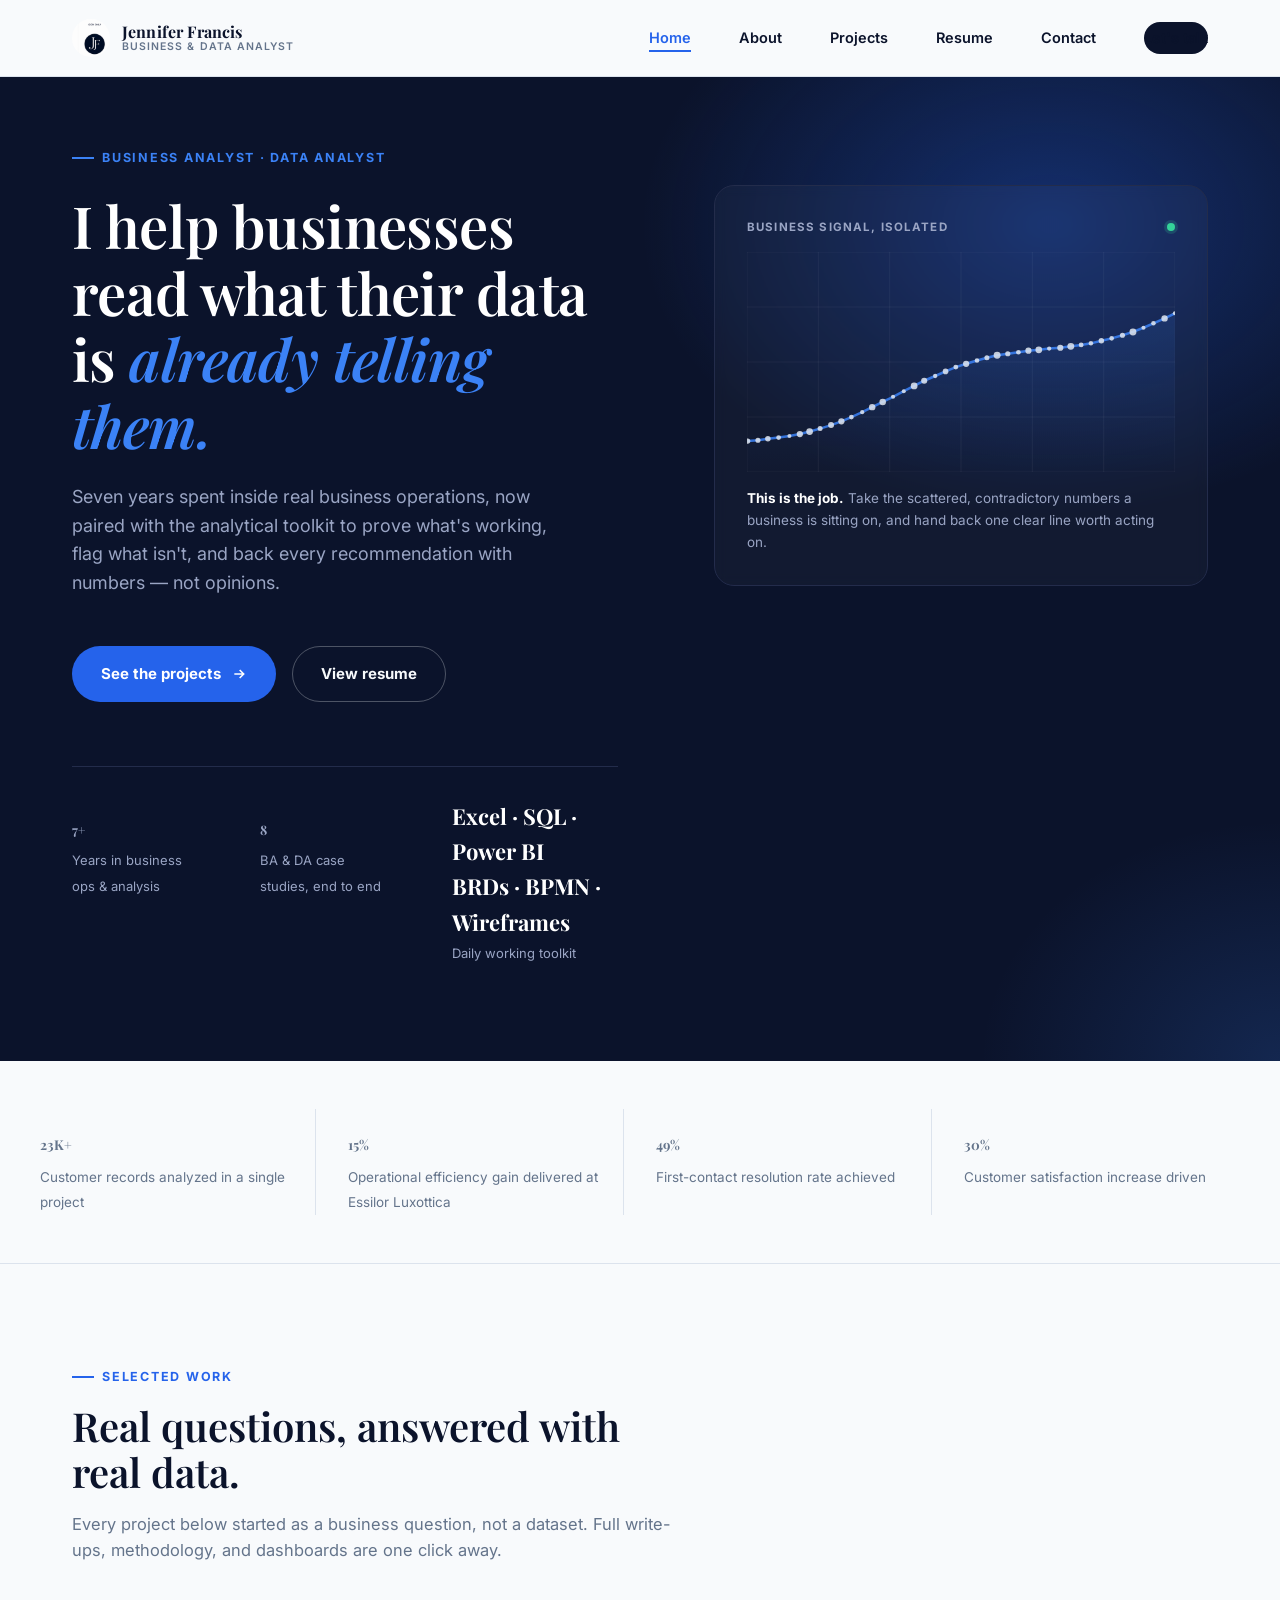
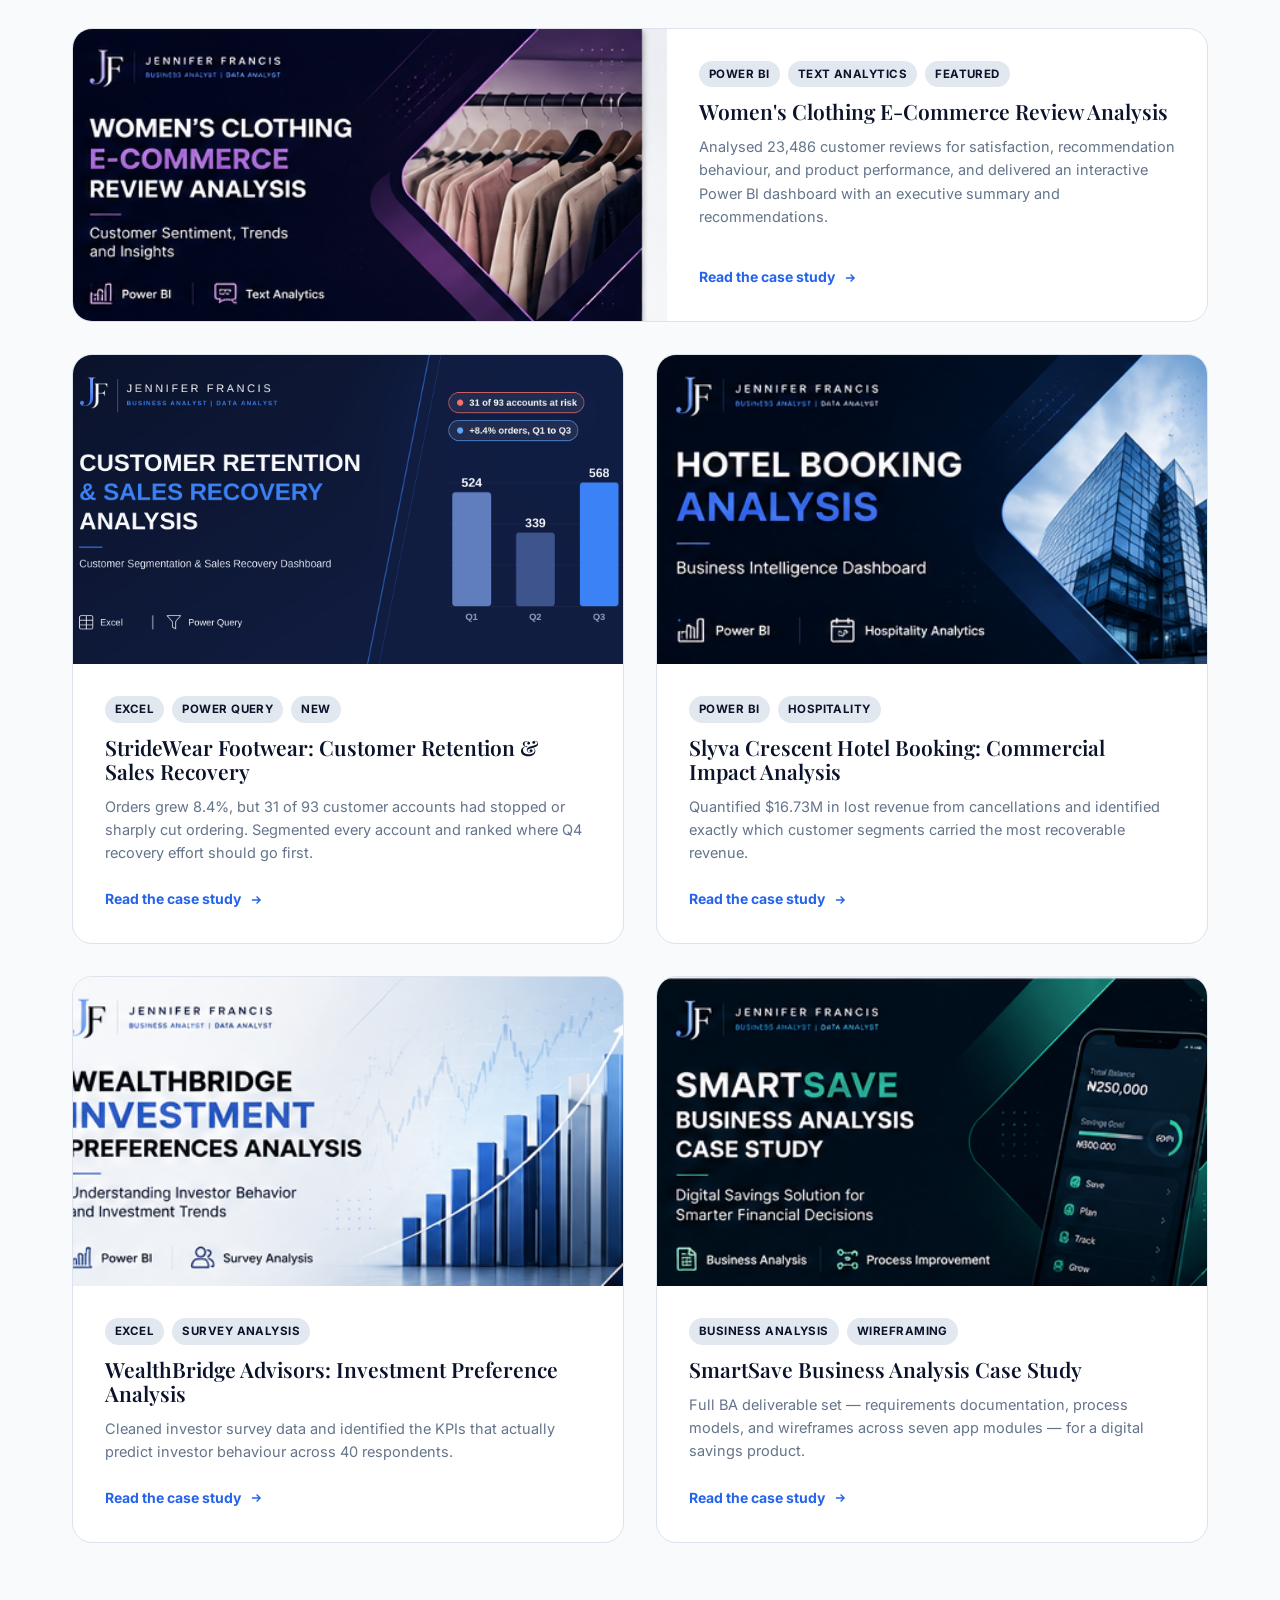
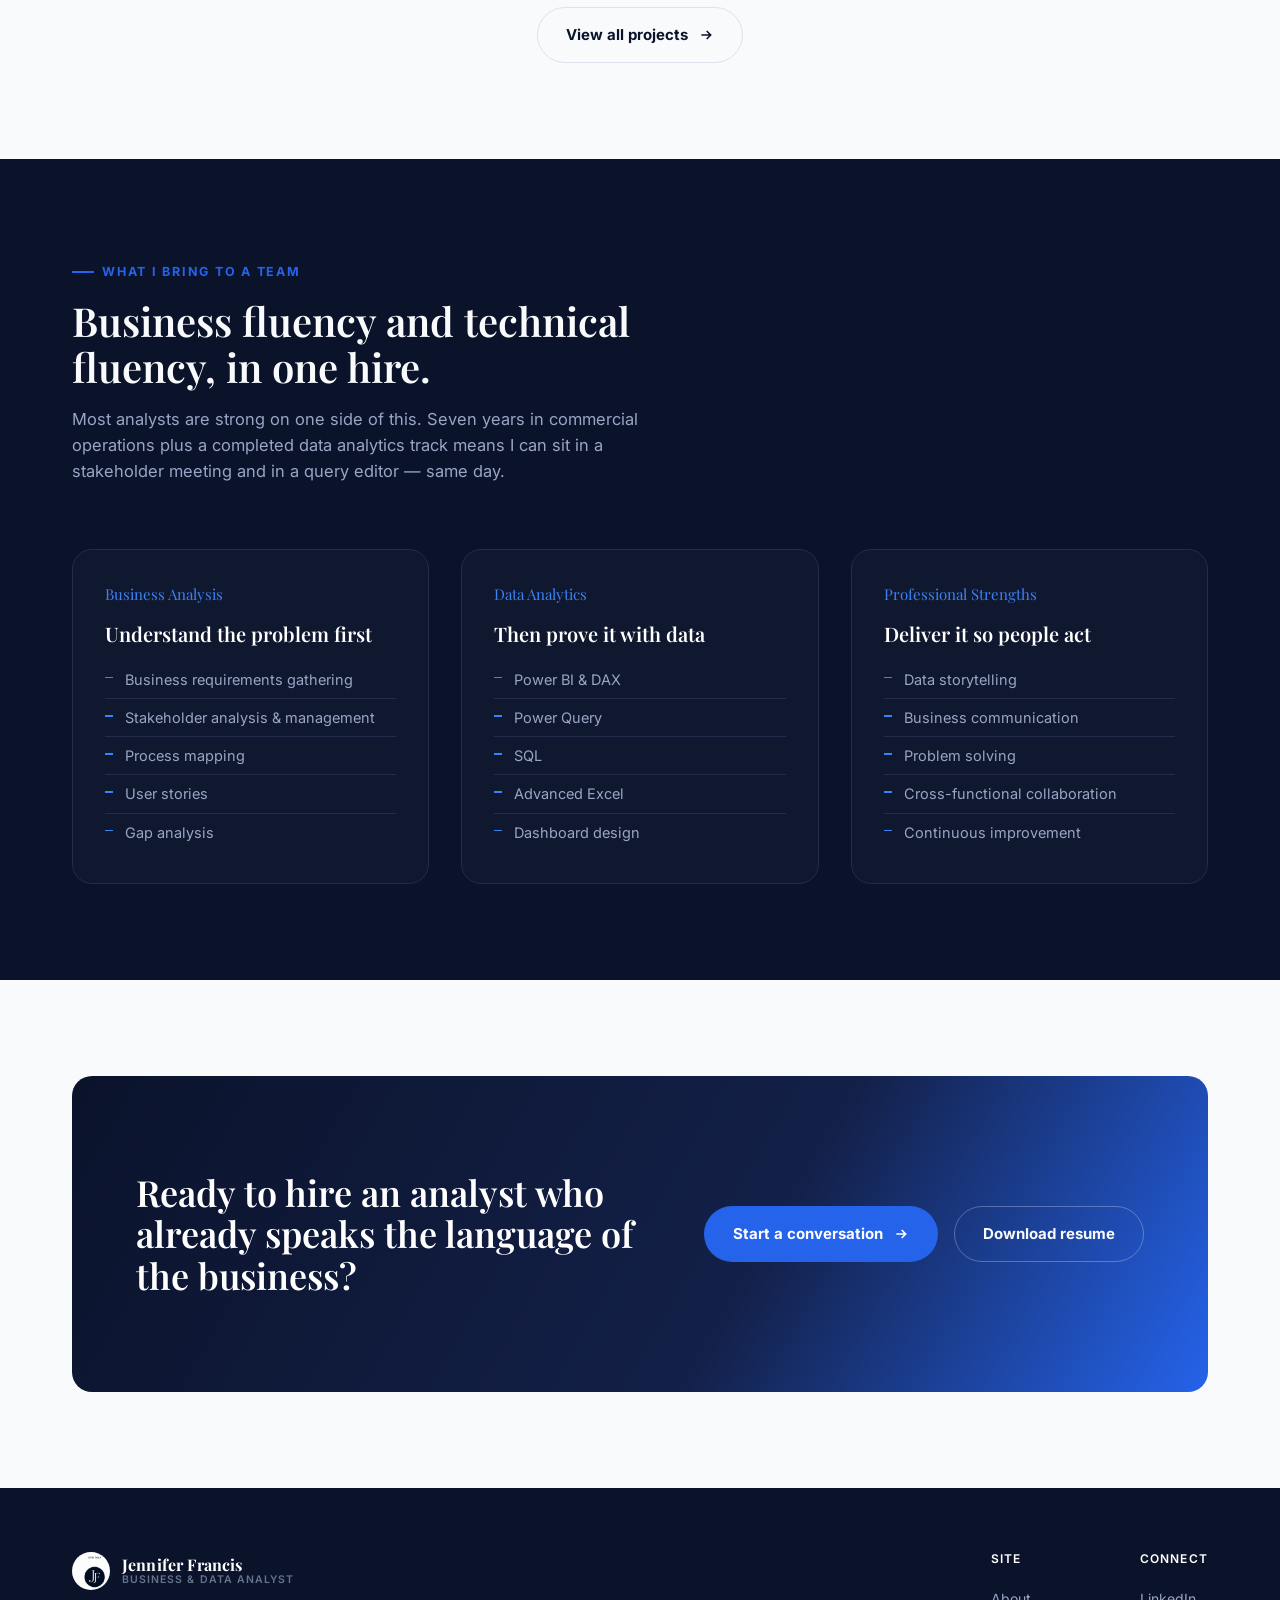
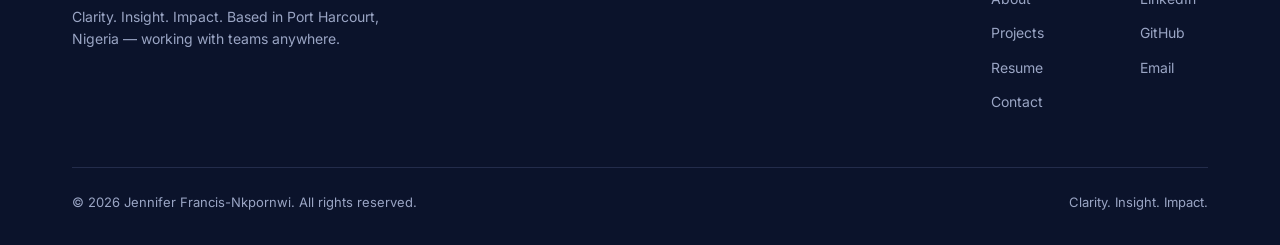
<file: index.html>
<!DOCTYPE html>
<html lang="en">
<head>
<meta charset="UTF-8">
<meta name="viewport" content="width=device-width, initial-scale=1.0">
<title>Jennifer Francis-Nkpornwi | Business Analyst &amp; Data Analyst</title>
<meta name="description" content="Jennifer Francis-Nkpornwi is a Business Analyst and Data Analyst who turns messy business data into decisions leadership can act on — Excel, SQL, Power BI.">
<meta name="theme-color" content="#0B132B">
<meta property="og:title" content="Jennifer Francis-Nkpornwi | Business Analyst & Data Analyst">
<meta property="og:description" content="I help businesses read what their data is already telling them. Business Analysis + Data Analytics portfolio.">
<meta property="og:image" content="images/hero-portrait.png">
<meta property="og:type" content="website">
<link rel="icon" type="image/png" href="images/jf-mark.png">
<link rel="stylesheet" href="css/style.css">
</head>
<body>

<nav class="site-nav">
  <div class="wrap">
    <a href="index.html" class="brand">
      <img src="images/jf-mark.png" alt="JF monogram">
      <span class="brand-text"><strong>Jennifer Francis</strong><span>Business &amp; Data Analyst</span></span>
    </a>
    <button class="nav-toggle" aria-label="Toggle menu" aria-expanded="false"><span></span><span></span><span></span></button>
    <ul class="nav-links">
      <li><a href="index.html" class="active">Home</a></li>
      <li><a href="about.html">About</a></li>
      <li><a href="projects.html">Projects</a></li>
      <li><a href="resume.html">Resume</a></li>
      <li><a href="contact.html">Contact</a></li>
      <li><a href="contact.html" class="nav-cta">Let's talk</a></li>
    </ul>
  </div>
</nav>

<!-- HERO -->
<header class="hero">
  <div class="wrap hero-grid">
    <div>
      <span class="eyebrow hero-eyebrow">Business Analyst · Data Analyst</span>
      <h1>I help businesses read what their data is <em>already telling them.</em></h1>
      <p class="hero-sub">Seven years spent inside real business operations, now paired with the analytical toolkit to prove what's working, flag what isn't, and back every recommendation with numbers — not opinions.</p>
      <div class="hero-actions">
        <a href="projects.html" class="btn btn-primary">See the projects <svg viewBox="0 0 24 24" fill="none" stroke="currentColor" stroke-width="2.4"><path d="M5 12h14M13 6l6 6-6 6"/></svg></a>
        <a href="resume.html" class="btn btn-ghost-dark">View resume</a>
      </div>
      <div class="hero-metric-row">
        <div class="hero-metric"><b><span data-count="7" data-suffix="+">7+</span></b><span>Years in business ops &amp; analysis</span></div>
        <div class="hero-metric"><b><span data-count="8" data-suffix="">8</span></b><span>BA &amp; DA case studies, end to end</span></div>
        <div class="hero-metric"><b style="font-size:22px;">Excel · SQL · Power BI<br>BRDs · BPMN · Wireframes</b><span>Daily working toolkit</span></div>
      </div>
    </div>

    <div class="hero-visual">
      <div class="signal-card">
        <div class="signal-card-head">
          <span>Business signal, isolated</span>
          <span class="signal-dot"></span>
        </div>
        <canvas id="signal-canvas" role="img" aria-label="Animation of scattered data points resolving into a clear upward trend line"></canvas>
        <p class="signal-caption"><strong>This is the job.</strong> Take the scattered, contradictory numbers a business is sitting on, and hand back one clear line worth acting on.</p>
      </div>
    </div>
  </div>
</header>

<!-- PROOF STRIP -->
<section class="proof-strip" style="padding:0;">
  <div class="wrap proof-grid">
    <div class="proof-item"><b><span data-count="23" data-suffix="K+">23K+</span></b><span>Customer records analyzed in a single project</span></div>
    <div class="proof-item"><b><span data-count="15" data-suffix="%">15%</span></b><span>Operational efficiency gain delivered at Essilor Luxottica</span></div>
    <div class="proof-item"><b><span data-count="50" data-suffix="%">50%</span></b><span>First-contact resolution rate achieved</span></div>
    <div class="proof-item"><b><span data-count="30" data-suffix="%">30%</span></b><span>Customer satisfaction increase driven</span></div>
  </div>
</section>

<!-- FEATURED PROJECTS -->
<section id="work">
  <div class="wrap">
    <div class="section-head reveal">
      <span class="eyebrow">Selected work</span>
      <h2>Real questions, answered with real data.</h2>
      <p>Every project below started as a business question, not a dataset. Full write-ups, methodology, and dashboards are one click away.</p>
    </div>

    <div class="project-grid">

      <a href="projects/women-clothing-review-analysis.html" class="project-card featured reveal">
        <div class="cover"><img src="images/womens_clothing.png" alt="Women's Clothing E-Commerce Review Analysis cover"></div>
        <div class="project-body">
          <div class="project-tags"><span class="tag">Power BI</span><span class="tag">Text Analytics</span><span class="tag">Featured</span></div>
          <h3>Women's Clothing E-Commerce Review Analysis</h3>
          <p>Analysed 23,486 customer reviews for satisfaction, recommendation behaviour, and product performance, and delivered an interactive Power BI dashboard with an executive summary and recommendations.</p>
          <span class="project-link">Read the case study <svg viewBox="0 0 24 24" fill="none" stroke="currentColor" stroke-width="2.4"><path d="M5 12h14M13 6l6 6-6 6"/></svg></span>
        </div>
      </a>

      <a href="projects/customer-retention-sales-recovery.html" class="project-card reveal">
        <div class="cover"><img src="images/customer_retention.png" alt="Customer Retention and Sales Recovery Analysis cover"></div>
        <div class="project-body">
          <div class="project-tags"><span class="tag">Excel</span><span class="tag">Power Query</span><span class="tag">New</span></div>
          <h3>StrideWear Footwear: Customer Retention &amp; Sales Recovery</h3>
          <p>Orders grew 8.4%, but 31 of 93 customer accounts had stopped or sharply cut ordering. Segmented every account and ranked where Q4 recovery effort should go first.</p>
          <span class="project-link">Read the case study <svg viewBox="0 0 24 24" fill="none" stroke="currentColor" stroke-width="2.4"><path d="M5 12h14M13 6l6 6-6 6"/></svg></span>
        </div>
      </a>

      <a href="projects/hotel-booking-commercial-analysis.html" class="project-card reveal">
        <div class="cover"><img src="images/hotel_booking.png" alt="Hotel Booking Commercial Impact Analysis cover"></div>
        <div class="project-body">
          <div class="project-tags"><span class="tag">Power BI</span><span class="tag">Hospitality</span></div>
          <h3>Slyva Crescent Hotel Booking: Commercial Impact Analysis</h3>
          <p>Quantified $16.73M in lost revenue from cancellations and identified exactly which customer segments carried the most recoverable revenue.</p>
          <span class="project-link">Read the case study <svg viewBox="0 0 24 24" fill="none" stroke="currentColor" stroke-width="2.4"><path d="M5 12h14M13 6l6 6-6 6"/></svg></span>
        </div>
      </a>

      <a href="projects/wealthbridge-investment-preference-analysis.html" class="project-card reveal">
        <div class="cover"><img src="images/wealthbridge.png" alt="WealthBridge Advisors Investment Preference Analysis cover"></div>
        <div class="project-body">
          <div class="project-tags"><span class="tag">Excel</span><span class="tag">Survey Analysis</span></div>
          <h3>WealthBridge Advisors: Investment Preference Analysis</h3>
          <p>Cleaned investor survey data and identified the KPIs that actually predict investor behaviour across 40 respondents.</p>
          <span class="project-link">Read the case study <svg viewBox="0 0 24 24" fill="none" stroke="currentColor" stroke-width="2.4"><path d="M5 12h14M13 6l6 6-6 6"/></svg></span>
        </div>
      </a>

      <a href="projects/smartsave-business-analysis.html" class="project-card reveal">
        <div class="cover"><img src="images/smartsave.png" alt="SmartSave Business Analysis Case Study cover"></div>
        <div class="project-body">
          <div class="project-tags"><span class="tag">Business Analysis</span><span class="tag">Wireframing</span></div>
          <h3>SmartSave Business Analysis Case Study</h3>
          <p>Full BA deliverable set — requirements documentation, process models, and wireframes across seven app modules — for a digital savings product.</p>
          <span class="project-link">Read the case study <svg viewBox="0 0 24 24" fill="none" stroke="currentColor" stroke-width="2.4"><path d="M5 12h14M13 6l6 6-6 6"/></svg></span>
        </div>
      </a>

    </div>

    <div style="text-align:center; margin-top: var(--sp-8);">
      <a href="projects.html" class="btn btn-ghost-light">View all projects <svg viewBox="0 0 24 24" fill="none" stroke="currentColor" stroke-width="2.4"><path d="M5 12h14M13 6l6 6-6 6"/></svg></a>
    </div>
  </div>
</section>

<!-- EXPERTISE -->
<section class="section-dark">
  <div class="wrap">
    <div class="section-head reveal">
      <span class="eyebrow">What I bring to a team</span>
      <h2>Business fluency and technical fluency, in one hire.</h2>
      <p>Most analysts are strong on one side of this. Seven years in commercial operations plus a completed data analytics track means I can sit in a stakeholder meeting and in a query editor — same day.</p>
    </div>
    <div class="expertise-grid">
      <div class="expertise-card reveal">
        <div class="num">Business Analysis</div>
        <h3>Understand the problem first</h3>
        <ul>
          <li>Business requirements gathering</li>
          <li>Stakeholder analysis &amp; management</li>
          <li>Process mapping</li>
          <li>User stories</li>
          <li>Gap analysis</li>
        </ul>
      </div>
      <div class="expertise-card reveal">
        <div class="num">Data Analytics</div>
        <h3>Then prove it with data</h3>
        <ul>
          <li>Power BI &amp; DAX</li>
          <li>Power Query</li>
          <li>SQL</li>
          <li>Advanced Excel</li>
          <li>Dashboard design</li>
        </ul>
      </div>
      <div class="expertise-card reveal">
        <div class="num">Professional Strengths</div>
        <h3>Deliver it so people act</h3>
        <ul>
          <li>Data storytelling</li>
          <li>Business communication</li>
          <li>Problem solving</li>
          <li>Cross-functional collaboration</li>
          <li>Continuous improvement</li>
        </ul>
      </div>
    </div>
  </div>
</section>

<!-- CTA -->
<section>
  <div class="wrap">
    <div class="cta-band reveal">
      <h2>Ready to hire an analyst who already speaks the language of the business?</h2>
      <div class="cta-band-actions">
        <a href="contact.html" class="btn btn-primary">Start a conversation <svg viewBox="0 0 24 24" fill="none" stroke="currentColor" stroke-width="2.4"><path d="M5 12h14M13 6l6 6-6 6"/></svg></a>
        <a href="resume.html" class="btn btn-ghost-dark">Download resume</a>
      </div>
    </div>
  </div>
</section>

<footer>
  <div class="wrap">
    <div class="footer-top">
      <div class="footer-brand">
        <a href="index.html" class="brand">
          <img src="images/jf-mark.png" alt="JF monogram">
          <span class="brand-text"><strong style="color:#fff;">Jennifer Francis</strong><span>Business &amp; Data Analyst</span></span>
        </a>
        <p>Clarity. Insight. Impact. Based in Port Harcourt, Nigeria — working with teams anywhere.</p>
      </div>
      <div class="footer-cols">
        <div class="footer-col">
          <h4>Site</h4>
          <a href="about.html">About</a>
          <a href="projects.html">Projects</a>
          <a href="resume.html">Resume</a>
          <a href="contact.html">Contact</a>
        </div>
        <div class="footer-col">
          <h4>Connect</h4>
          <a href="https://linkedin.com/in/jenniferfrancis-nkpornwi" target="_blank" rel="noopener">LinkedIn</a>
          <a href="https://github.com/jennifer-francis-nkpornwi" target="_blank" rel="noopener">GitHub</a>
          <a href="mailto:jennifer.ezeanyim@gmail.com">Email</a>
        </div>
      </div>
    </div>
    <div class="footer-bottom">
      <span>© <span id="year"></span> Jennifer Francis-Nkpornwi. All rights reserved.</span>
      <span>Clarity. Insight. Impact.</span>
    </div>
  </div>
</footer>

<script src="js/script.js"></script>
</body>
</html>
</file>
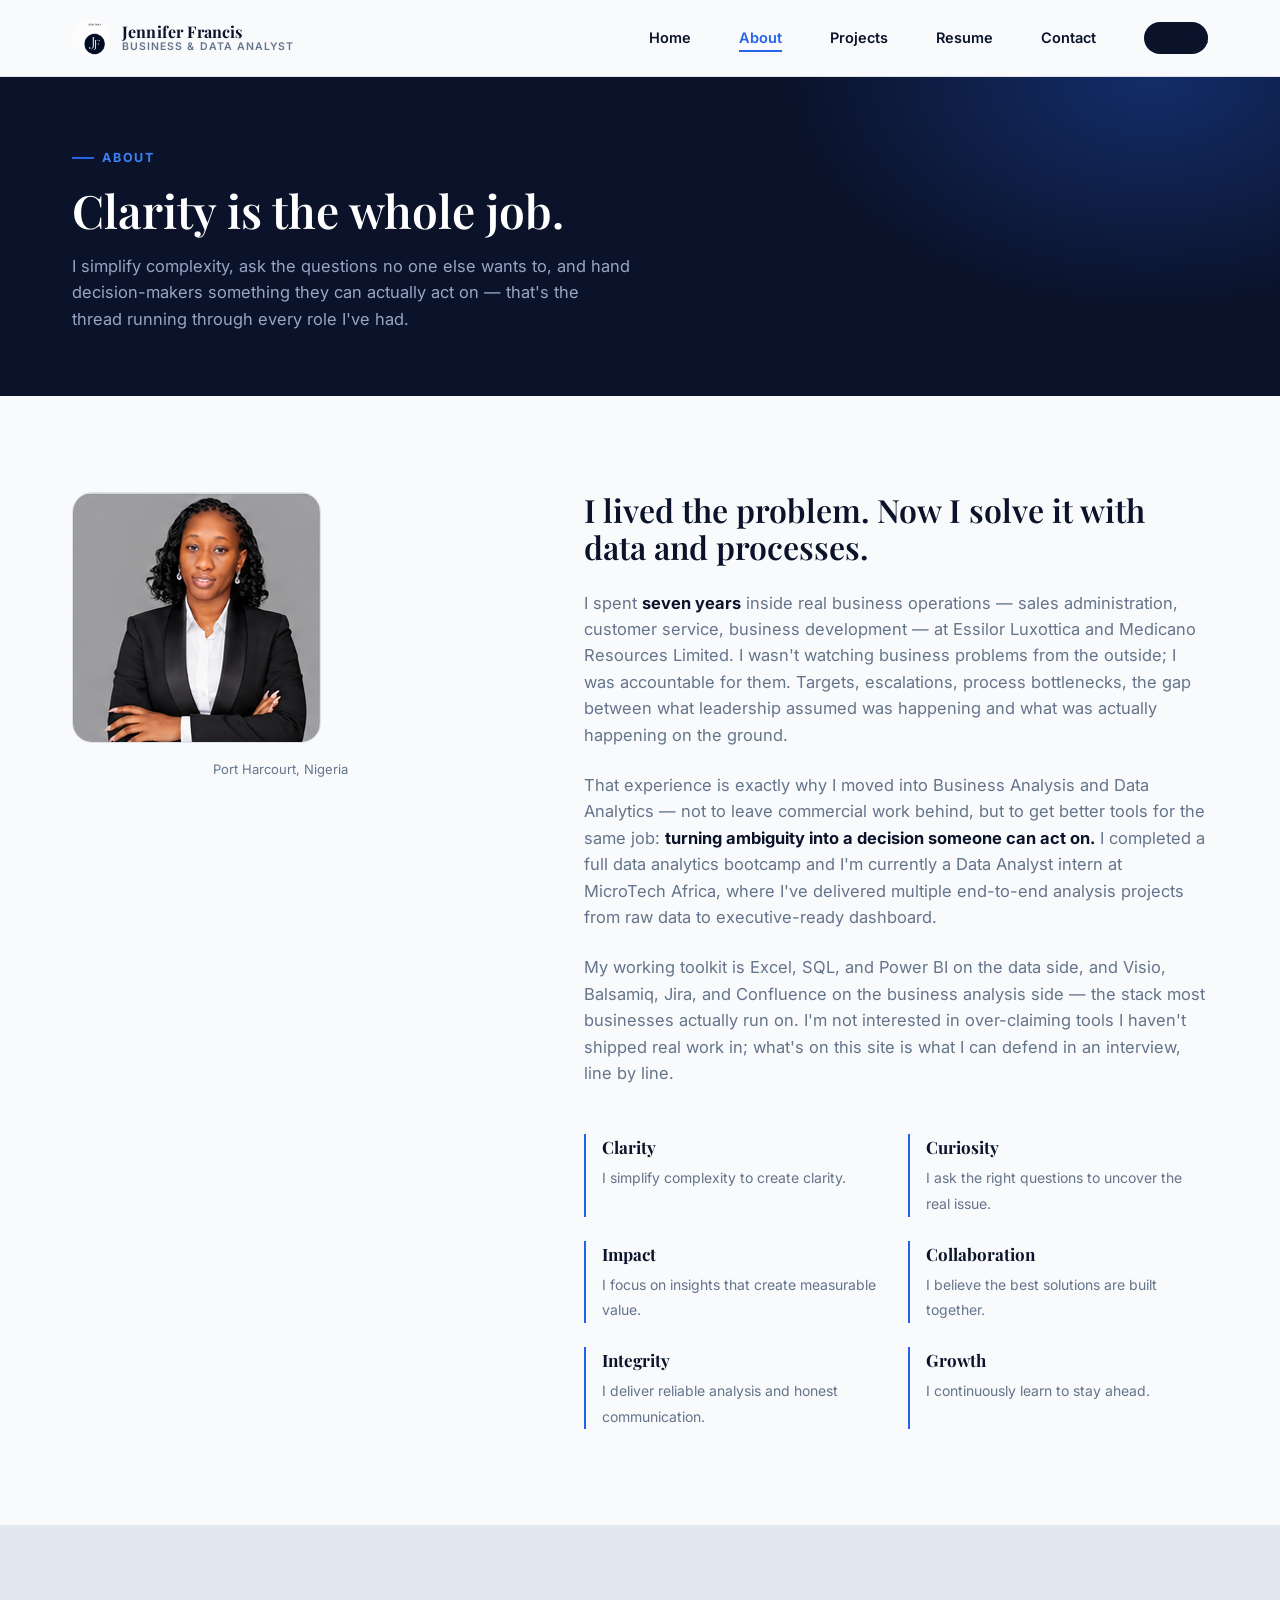
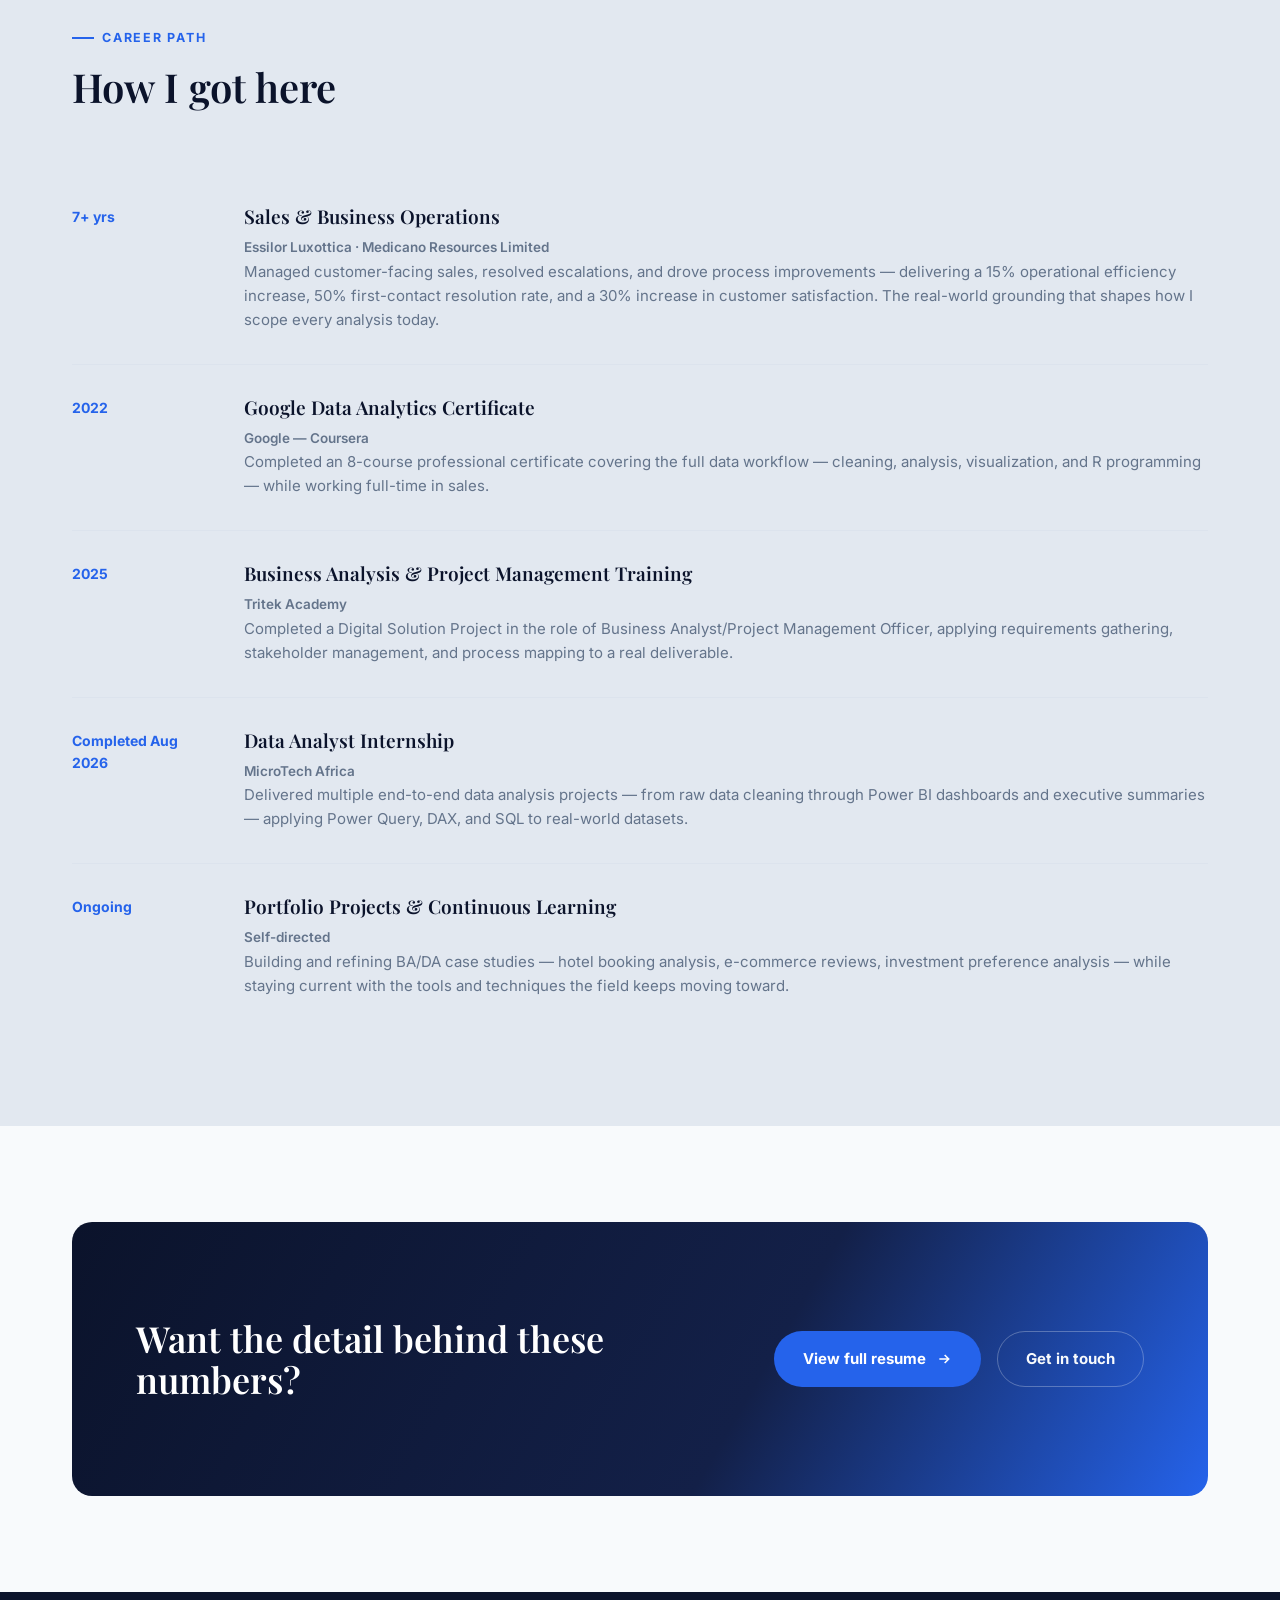
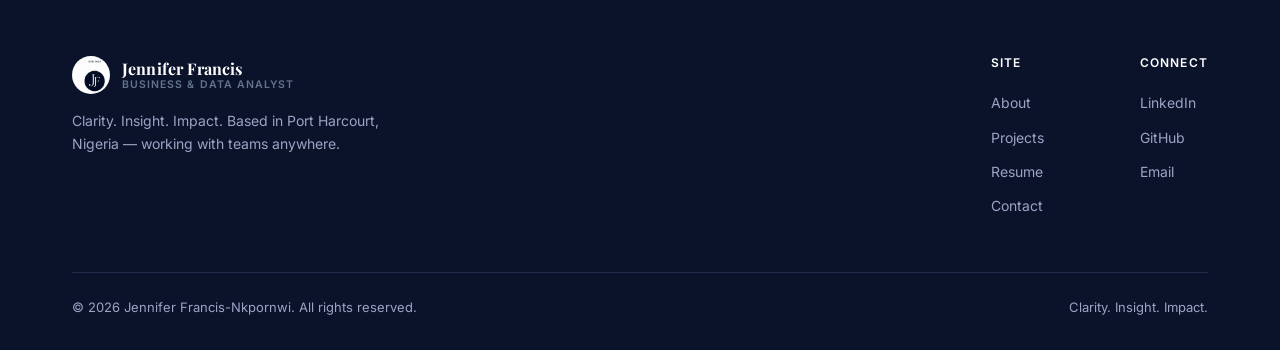
<file: about.html>
<!DOCTYPE html>
<html lang="en">
<head>
<meta charset="UTF-8">
<meta name="viewport" content="width=device-width, initial-scale=1.0">
<title>About | Jennifer Francis-Nkpornwi</title>
<meta name="description" content="From seven years in business operations to a full data analytics track — how Jennifer Francis-Nkpornwi became the analyst who bridges the two.">
<meta name="theme-color" content="#0B132B">
<link rel="icon" type="image/png" href="images/jf-mark.png">
<link rel="stylesheet" href="css/style.css">
</head>
<body>

<nav class="site-nav">
  <div class="wrap">
    <a href="index.html" class="brand">
      <img src="images/jf-mark.png" alt="JF monogram">
      <span class="brand-text"><strong>Jennifer Francis</strong><span>Business &amp; Data Analyst</span></span>
    </a>
    <button class="nav-toggle" aria-label="Toggle menu" aria-expanded="false"><span></span><span></span><span></span></button>
    <ul class="nav-links">
      <li><a href="index.html">Home</a></li>
      <li><a href="about.html" class="active">About</a></li>
      <li><a href="projects.html">Projects</a></li>
      <li><a href="resume.html">Resume</a></li>
      <li><a href="contact.html">Contact</a></li>
      <li><a href="contact.html" class="nav-cta">Let's talk</a></li>
    </ul>
  </div>
</nav>

<header class="page-header">
  <div class="wrap">
    <span class="eyebrow" style="color:var(--electric);">About</span>
    <h1>Clarity is the whole job.</h1>
    <p>I simplify complexity, ask the questions no one else wants to, and hand decision-makers something they can actually act on — that's the thread running through every role I've had.</p>
  </div>
</header>

<section>
  <div class="wrap about-grid">
    <div class="about-portrait reveal">
      <img src="images/about-portrait.png" alt="Portrait of Jennifer Francis-Nkpornwi">
      <p class="caption">Port Harcourt, Nigeria</p>
    </div>

    <div class="about-copy">
      <div class="reveal">
        <h2>I lived the problem. Now I solve it with data and processes.</h2>
        <p>I spent <strong>seven years</strong> inside real business operations — sales administration, customer service, business development — at Essilor Luxottica and Medicano Resources Limited. I wasn't watching business problems from the outside; I was accountable for them. Targets, escalations, process bottlenecks, the gap between what leadership assumed was happening and what was actually happening on the ground.</p>
        <p>That experience is exactly why I moved into Business Analysis and Data Analytics — not to leave commercial work behind, but to get better tools for the same job: <strong>turning ambiguity into a decision someone can act on.</strong> I completed a full data analytics bootcamp and I'm currently a Data Analyst intern at MicroTech Africa, where I've delivered multiple end-to-end analysis projects from raw data to executive-ready dashboard.</p>
        <p>My working toolkit is Excel, SQL, and Power BI on the data side, and Visio, Balsamiq, Jira, and Confluence on the business analysis side — the stack most businesses actually run on. I'm not interested in over-claiming tools I haven't shipped real work in; what's on this site is what I can defend in an interview, line by line.</p>
      </div>

      <div class="value-list reveal">
        <div class="value-item"><b>Clarity</b><span>I simplify complexity to create clarity.</span></div>
        <div class="value-item"><b>Curiosity</b><span>I ask the right questions to uncover the real issue.</span></div>
        <div class="value-item"><b>Impact</b><span>I focus on insights that create measurable value.</span></div>
        <div class="value-item"><b>Collaboration</b><span>I believe the best solutions are built together.</span></div>
        <div class="value-item"><b>Integrity</b><span>I deliver reliable analysis and honest communication.</span></div>
        <div class="value-item"><b>Growth</b><span>I continuously learn to stay ahead.</span></div>
      </div>
    </div>
  </div>
</section>

<section class="section-tint">
  <div class="wrap">
    <div class="section-head reveal">
      <span class="eyebrow">Career path</span>
      <h2>How I got here</h2>
    </div>
       <div class="timeline">
      <div class="timeline-item reveal">
        <span class="when">7+ yrs</span>
        <div>
          <h3>Sales &amp; Business Operations</h3>
          <span class="role">Essilor Luxottica · Medicano Resources Limited</span>
          <p>Managed customer-facing sales, resolved escalations, and drove process improvements — delivering a 15% operational efficiency increase, 50% first-contact resolution rate, and a 30% increase in customer satisfaction. The real-world grounding that shapes how I scope every analysis today.</p>
        </div>
      </div>
      <div class="timeline-item reveal">
        <span class="when">2022</span>
        <div>
          <h3>Google Data Analytics Certificate</h3>
          <span class="role">Google — Coursera</span>
          <p>Completed an 8-course professional certificate covering the full data workflow — cleaning, analysis, visualization, and R programming — while working full-time in sales.</p>
        </div>
      </div>
      <div class="timeline-item reveal">
        <span class="when">2025</span>
        <div>
          <h3>Business Analysis &amp; Project Management Training</h3>
          <span class="role">Tritek Academy</span>
          <p>Completed a Digital Solution Project in the role of Business Analyst/Project Management Officer, applying requirements gathering, stakeholder management, and process mapping to a real deliverable.</p>
        </div>
      </div>
      <div class="timeline-item reveal">
        <span class="when">Completed Aug 2026</span>
        <div>
          <h3>Data Analyst Internship</h3>
          <span class="role">MicroTech Africa</span>
          <p>Delivered multiple end-to-end data analysis projects — from raw data cleaning through Power BI dashboards and executive summaries — applying Power Query, DAX, and SQL to real-world datasets.</p>
        </div>
      </div>
      <div class="timeline-item reveal">
        <span class="when">Ongoing</span>
        <div>
          <h3>Portfolio Projects &amp; Continuous Learning</h3>
          <span class="role">Self-directed</span>
          <p>Building and refining BA/DA case studies — hotel booking analysis, e-commerce reviews, investment preference analysis — while staying current with the tools and techniques the field keeps moving toward.</p>
        </div>
      </div>
    </div>
  </div>
</section>

<section>
  <div class="wrap">
    <div class="cta-band reveal">
      <h2>Want the detail behind these numbers?</h2>
      <div class="cta-band-actions">
        <a href="resume.html" class="btn btn-primary">View full resume <svg viewBox="0 0 24 24" fill="none" stroke="currentColor" stroke-width="2.4"><path d="M5 12h14M13 6l6 6-6 6"/></svg></a>
        <a href="contact.html" class="btn btn-ghost-dark">Get in touch</a>
      </div>
    </div>
  </div>
</section>

<footer>
  <div class="wrap">
    <div class="footer-top">
      <div class="footer-brand">
        <a href="index.html" class="brand">
          <img src="images/jf-mark.png" alt="JF monogram">
          <span class="brand-text"><strong style="color:#fff;">Jennifer Francis</strong><span>Business &amp; Data Analyst</span></span>
        </a>
        <p>Clarity. Insight. Impact. Based in Port Harcourt, Nigeria — working with teams anywhere.</p>
      </div>
      <div class="footer-cols">
        <div class="footer-col">
          <h4>Site</h4>
          <a href="about.html">About</a>
          <a href="projects.html">Projects</a>
          <a href="resume.html">Resume</a>
          <a href="contact.html">Contact</a>
        </div>
        <div class="footer-col">
          <h4>Connect</h4>
          <a href="https://linkedin.com/in/jenniferfrancis-nkpornwi" target="_blank" rel="noopener">LinkedIn</a>
          <a href="https://github.com/jennifer-francis-nkpornwi" target="_blank" rel="noopener">GitHub</a>
          <a href="mailto:jennifer.ezeanyim@gmail.com">Email</a>
        </div>
      </div>
    </div>
    <div class="footer-bottom">
      <span>© <span id="year"></span> Jennifer Francis-Nkpornwi. All rights reserved.</span>
      <span>Clarity. Insight. Impact.</span>
    </div>
  </div>
</footer>

<script src="js/script.js"></script>
</body>
</html>
</file>
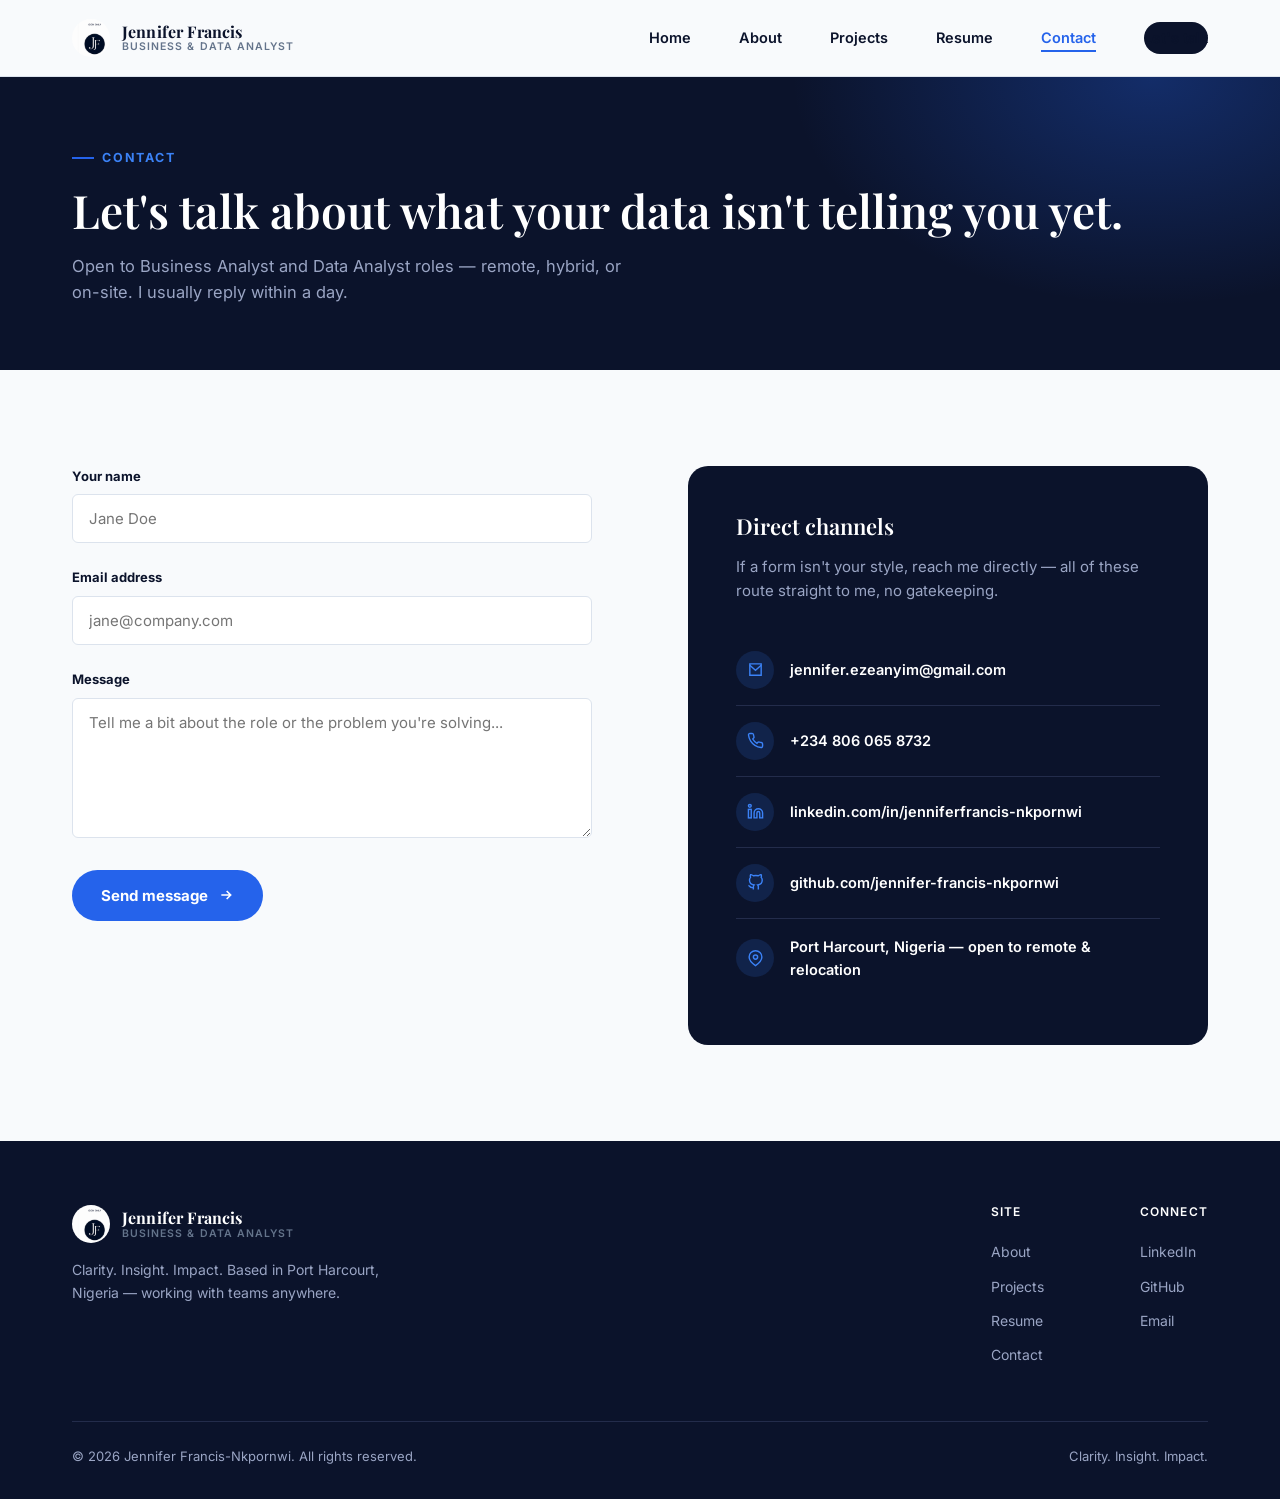
<file: contact.html>
<!DOCTYPE html>
<html lang="en">
<head>
<meta charset="UTF-8">
<meta name="viewport" content="width=device-width, initial-scale=1.0">
<title>Contact | Jennifer Francis-Nkpornwi</title>
<meta name="description" content="Get in touch with Jennifer Francis-Nkpornwi — Business Analyst & Data Analyst.">
<meta name="theme-color" content="#0B132B">
<link rel="icon" type="image/png" href="images/jf-mark.png">
<link rel="stylesheet" href="css/style.css">
</head>
<body>

<nav class="site-nav">
  <div class="wrap">
    <a href="index.html" class="brand">
      <img src="images/jf-mark.png" alt="JF monogram">
      <span class="brand-text"><strong>Jennifer Francis</strong><span>Business &amp; Data Analyst</span></span>
    </a>
    <button class="nav-toggle" aria-label="Toggle menu" aria-expanded="false"><span></span><span></span><span></span></button>
    <ul class="nav-links">
      <li><a href="index.html">Home</a></li>
      <li><a href="about.html">About</a></li>
      <li><a href="projects.html">Projects</a></li>
      <li><a href="resume.html">Resume</a></li>
      <li><a href="contact.html" class="active">Contact</a></li>
      <li><a href="contact.html" class="nav-cta">Let's talk</a></li>
    </ul>
  </div>
</nav>

<header class="page-header">
  <div class="wrap">
    <span class="eyebrow" style="color:var(--electric);">Contact</span>
    <h1>Let's talk about what your data isn't telling you yet.</h1>
    <p>Open to Business Analyst and Data Analyst roles — remote, hybrid, or on-site. I usually reply within a day.</p>
  </div>
</header>

<section>
  <div class="wrap contact-grid">
    <form class="contact-form reveal" novalidate>
      <div class="field">
        <label for="name">Your name</label>
        <input type="text" id="name" name="name" placeholder="Jane Doe" required>
      </div>
      <div class="field">
        <label for="email">Email address</label>
        <input type="email" id="email" name="email" placeholder="jane@company.com" required>
      </div>
      <div class="field">
        <label for="message">Message</label>
        <textarea id="message" name="message" placeholder="Tell me a bit about the role or the problem you're solving..." required></textarea>
      </div>
      <button type="submit" class="btn btn-primary" style="align-self:flex-start;">Send message <svg viewBox="0 0 24 24" fill="none" stroke="currentColor" stroke-width="2.4"><path d="M5 12h14M13 6l6 6-6 6"/></svg></button>
      <p class="form-status" aria-live="polite"></p>
    </form>

    <div class="contact-info reveal">
      <h3>Direct channels</h3>
      <p>If a form isn't your style, reach me directly — all of these route straight to me, no gatekeeping.</p>

      <div class="contact-channel">
        <span class="ic"><svg viewBox="0 0 24 24" fill="none" stroke="currentColor" stroke-width="2"><path d="M4 4h16v16H4z"/><path d="M4 6l8 7 8-7"/></svg></span>
        <a href="mailto:jennifer.ezeanyim@gmail.com">jennifer.ezeanyim@gmail.com</a>
      </div>
      <div class="contact-channel">
        <span class="ic"><svg viewBox="0 0 24 24" fill="none" stroke="currentColor" stroke-width="2"><path d="M22 16.92v3a2 2 0 01-2.18 2 19.79 19.79 0 01-8.63-3.07 19.5 19.5 0 01-6-6 19.79 19.79 0 01-3.07-8.67A2 2 0 014.11 2h3a2 2 0 012 1.72c.127.96.362 1.903.7 2.81a2 2 0 01-.45 2.11L8.09 9.91a16 16 0 006 6l1.27-1.27a2 2 0 012.11-.45c.907.338 1.85.573 2.81.7A2 2 0 0122 16.92z"/></svg></span>
        <a href="tel:+2348060658732">+234 806 065 8732</a>
      </div>
      <div class="contact-channel">
        <span class="ic"><svg viewBox="0 0 24 24" fill="none" stroke="currentColor" stroke-width="2"><path d="M16 8a6 6 0 016 6v7h-4v-7a2 2 0 00-4 0v7h-4v-7a6 6 0 016-6z"/><rect x="2" y="9" width="4" height="12"/><circle cx="4" cy="4" r="2"/></svg></span>
        <a href="https://linkedin.com/in/jenniferfrancis-nkpornwi" target="_blank" rel="noopener">linkedin.com/in/jenniferfrancis-nkpornwi</a>
      </div>
      <div class="contact-channel">
        <span class="ic"><svg viewBox="0 0 24 24" fill="none" stroke="currentColor" stroke-width="2"><path d="M9 19c-5 1.5-5-2.5-7-3m14 6v-3.87a3.37 3.37 0 00-.94-2.61c3.14-.35 6.44-1.54 6.44-7A5.44 5.44 0 0020 4.77 5.07 5.07 0 0019.91 1S18.73.65 16 2.48a13.38 13.38 0 00-7 0C6.27.65 5.09 1 5.09 1A5.07 5.07 0 005 4.77a5.44 5.44 0 00-1.5 3.78c0 5.42 3.3 6.61 6.44 7A3.37 3.37 0 009 18.13V22"/></svg></span>
        <a href="https://github.com/jennifer-francis-nkpornwi" target="_blank" rel="noopener">github.com/jennifer-francis-nkpornwi</a>
      </div>
      <div class="contact-channel">
        <span class="ic"><svg viewBox="0 0 24 24" fill="none" stroke="currentColor" stroke-width="2"><path d="M21 10c0 6-9 12-9 12s-9-6-9-12a9 9 0 0118 0z"/><circle cx="12" cy="10" r="3"/></svg></span>
        <span>Port Harcourt, Nigeria — open to remote &amp; relocation</span>
      </div>
    </div>
  </div>
</section>

<footer>
  <div class="wrap">
    <div class="footer-top">
      <div class="footer-brand">
        <a href="index.html" class="brand">
          <img src="images/jf-mark.png" alt="JF monogram">
          <span class="brand-text"><strong style="color:#fff;">Jennifer Francis</strong><span>Business &amp; Data Analyst</span></span>
        </a>
        <p>Clarity. Insight. Impact. Based in Port Harcourt, Nigeria — working with teams anywhere.</p>
      </div>
      <div class="footer-cols">
        <div class="footer-col">
          <h4>Site</h4>
          <a href="about.html">About</a>
          <a href="projects.html">Projects</a>
          <a href="resume.html">Resume</a>
          <a href="contact.html">Contact</a>
        </div>
        <div class="footer-col">
          <h4>Connect</h4>
          <a href="https://linkedin.com/in/jenniferfrancis-nkpornwi" target="_blank" rel="noopener">LinkedIn</a>
          <a href="https://github.com/jennifer-francis-nkpornwi" target="_blank" rel="noopener">GitHub</a>
          <a href="mailto:jennifer.ezeanyim@gmail.com">Email</a>
        </div>
      </div>
    </div>
    <div class="footer-bottom">
      <span>© <span id="year"></span> Jennifer Francis-Nkpornwi. All rights reserved.</span>
      <span>Clarity. Insight. Impact.</span>
    </div>
  </div>
</footer>

<script src="js/script.js"></script>
</body>
</html>
</file>
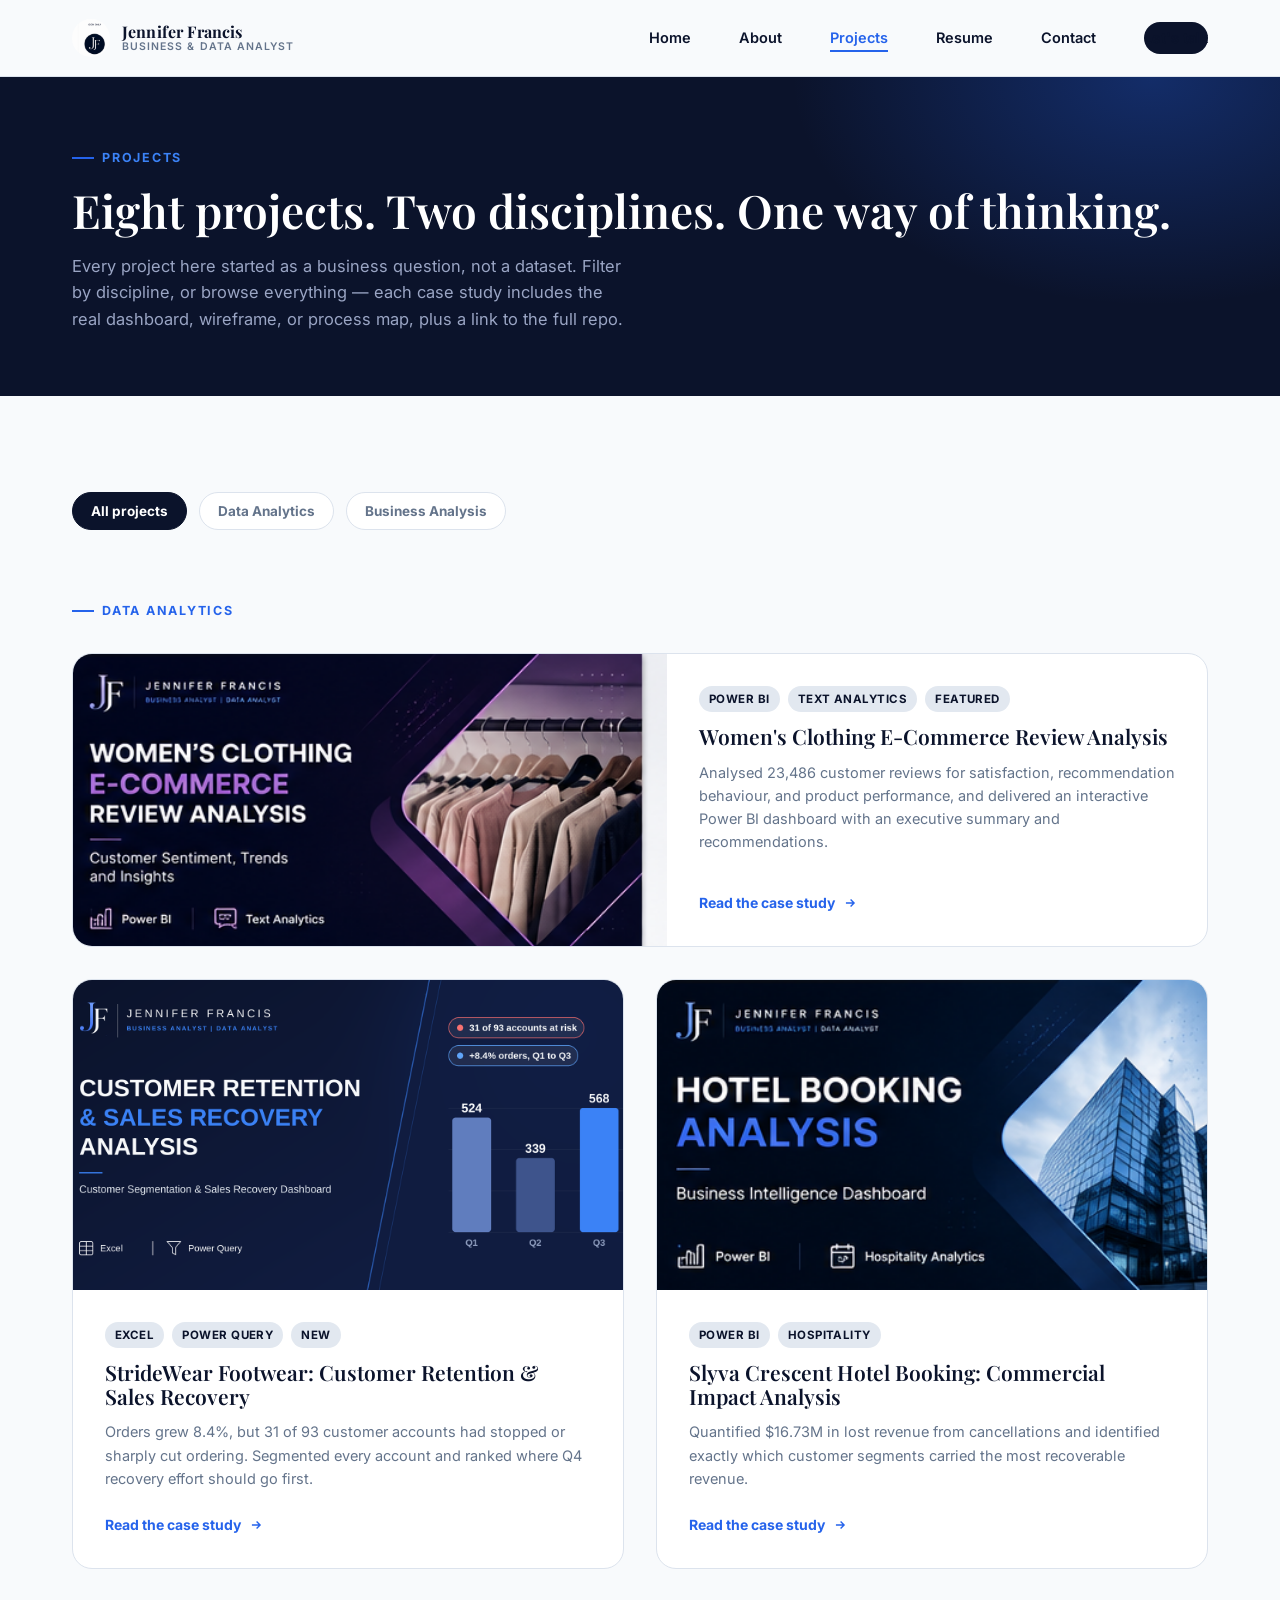
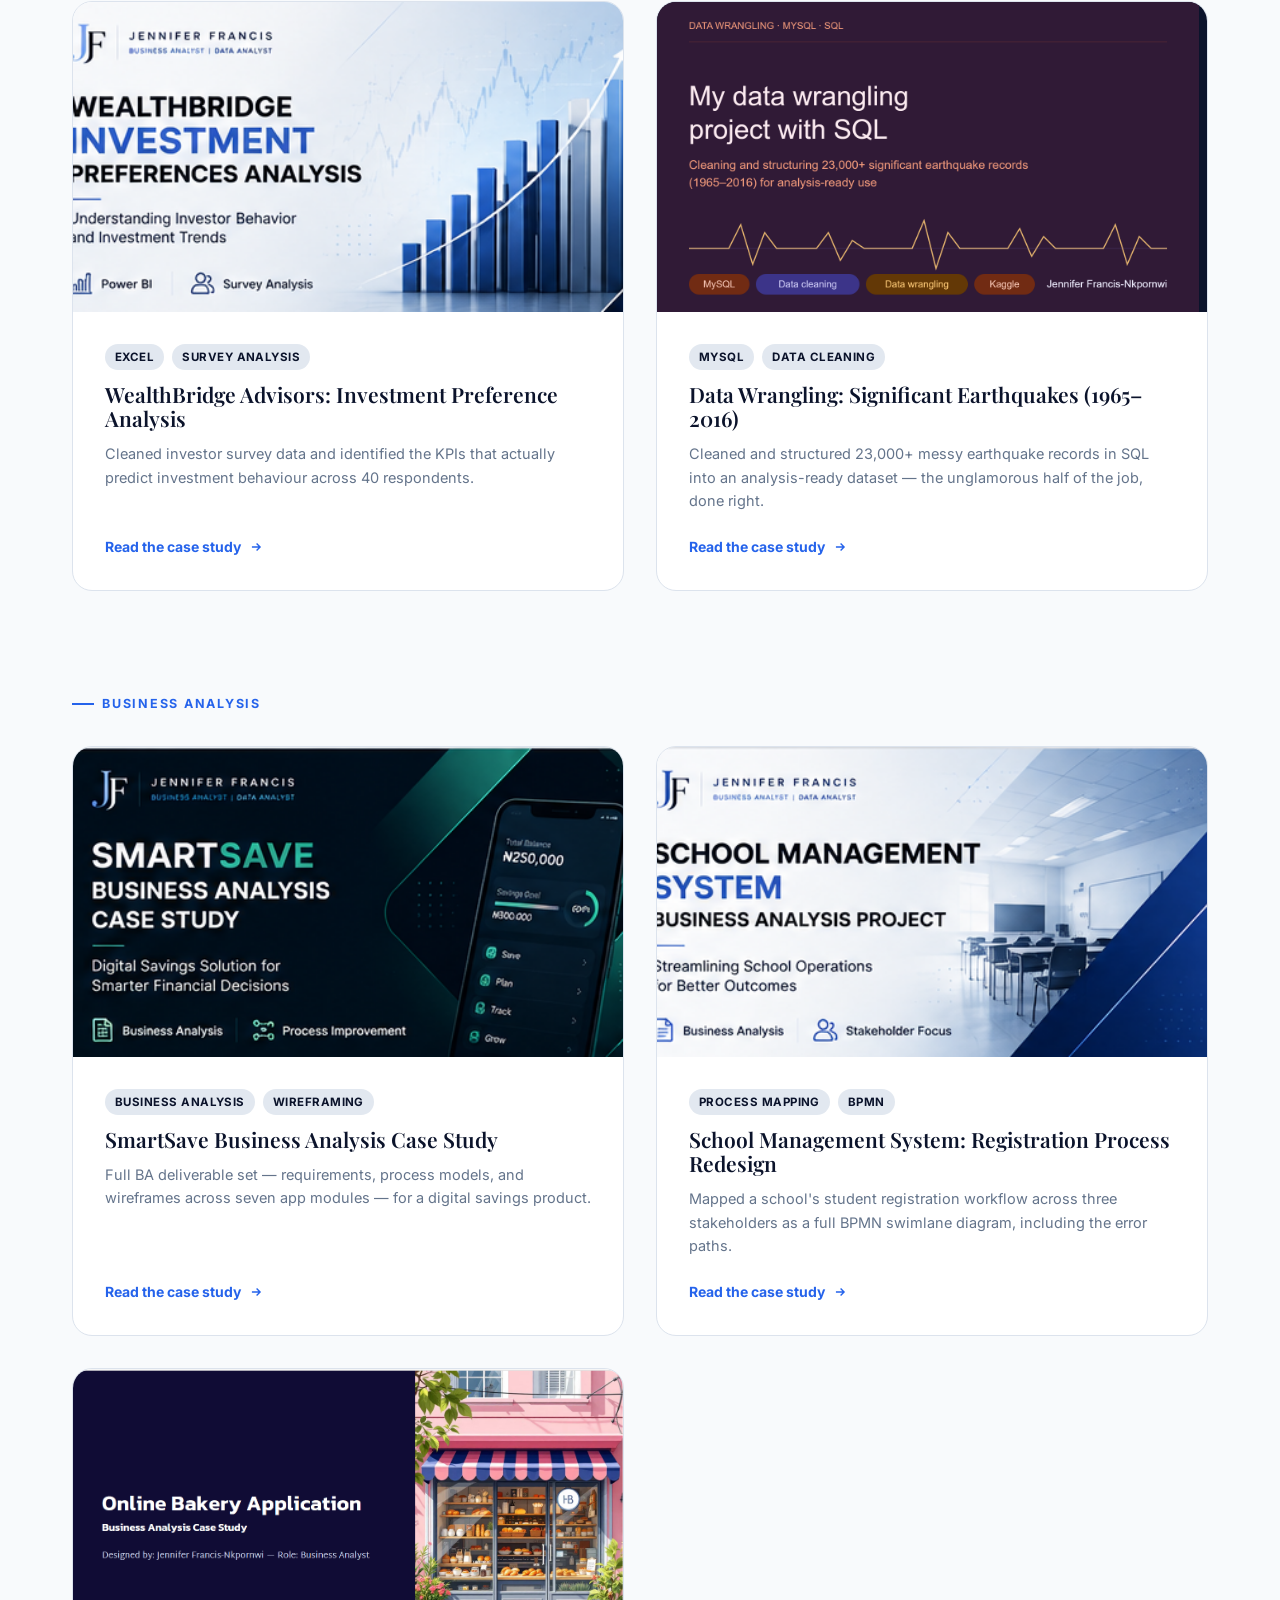
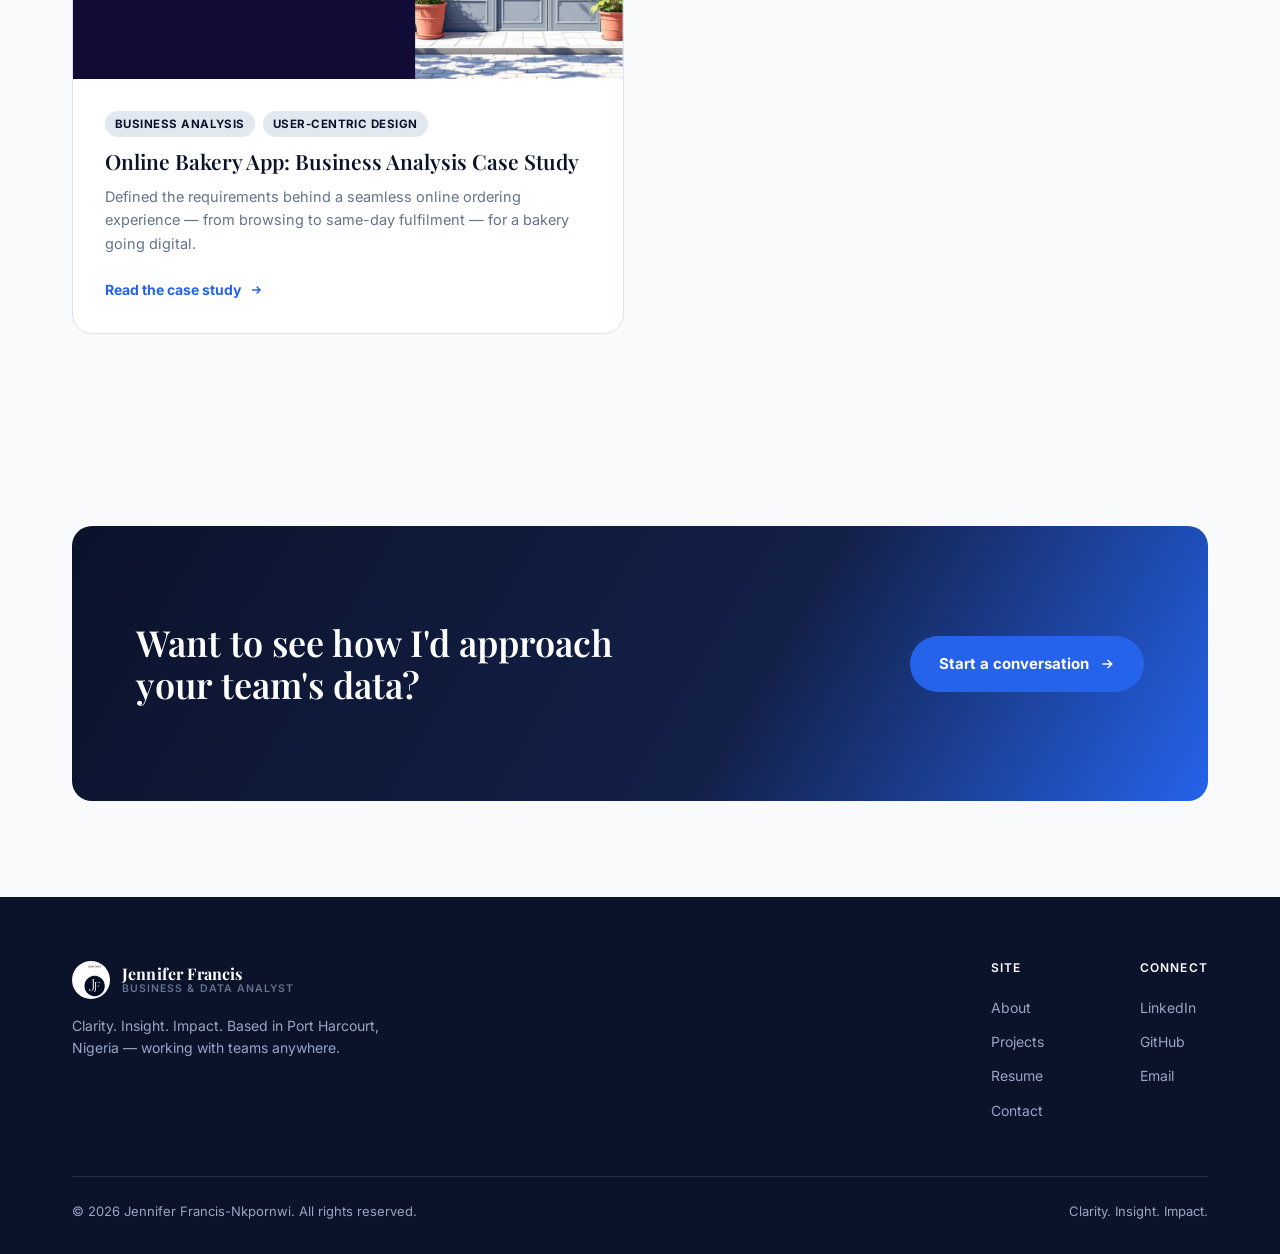
<file: projects.html>
<!DOCTYPE html>
<html lang="en">
<head>
<meta charset="UTF-8">
<meta name="viewport" content="width=device-width, initial-scale=1.0">
<title>Projects | Jennifer Francis-Nkpornwi</title>
<meta name="description" content="Business analysis and data analytics case studies by Jennifer Francis-Nkpornwi — Power BI dashboards, requirements documentation, and end-to-end analysis projects.">
<meta name="theme-color" content="#0B132B">
<link rel="icon" type="image/png" href="images/jf-mark.png">
<link rel="stylesheet" href="css/style.css">
</head>
<body>

<nav class="site-nav">
  <div class="wrap">
    <a href="index.html" class="brand">
      <img src="images/jf-mark.png" alt="JF monogram">
      <span class="brand-text"><strong>Jennifer Francis</strong><span>Business &amp; Data Analyst</span></span>
    </a>
    <button class="nav-toggle" aria-label="Toggle menu" aria-expanded="false"><span></span><span></span><span></span></button>
    <ul class="nav-links">
      <li><a href="index.html">Home</a></li>
      <li><a href="about.html">About</a></li>
      <li><a href="projects.html" class="active">Projects</a></li>
      <li><a href="resume.html">Resume</a></li>
      <li><a href="contact.html">Contact</a></li>
      <li><a href="contact.html" class="nav-cta">Let's talk</a></li>
    </ul>
  </div>
</nav>

<header class="page-header">
  <div class="wrap">
    <span class="eyebrow" style="color:var(--electric);">Projects</span>
    <h1>Eight projects. Two disciplines. One way of thinking.</h1>
    <p>Every project here started as a business question, not a dataset. Filter by discipline, or browse everything — each case study includes the real dashboard, wireframe, or process map, plus a link to the full repo.</p>
  </div>
</header>

<section>
  <div class="wrap">
    <div class="filter-bar reveal">
      <button class="filter-btn active" data-filter="all">All projects</button>
      <button class="filter-btn" data-filter="da">Data Analytics</button>
      <button class="filter-btn" data-filter="ba">Business Analysis</button>
    </div>

    <div class="section-head reveal" style="margin-bottom: var(--sp-6);">
      <span class="eyebrow">Data Analytics</span>
    </div>
    <div class="project-grid" style="margin-bottom: var(--sp-9);">

      <a href="projects/women-clothing-review-analysis.html" class="project-card featured reveal" data-tags="da">
        <div class="cover"><img src="images/womens_clothing.png" alt="Women's Clothing E-Commerce Review Analysis cover"></div>
        <div class="project-body">
          <div class="project-tags"><span class="tag">Power BI</span><span class="tag">Text Analytics</span><span class="tag">Featured</span></div>
          <h3>Women's Clothing E-Commerce Review Analysis</h3>
          <p>Analysed 23,486 customer reviews for satisfaction, recommendation behaviour, and product performance, and delivered an interactive Power BI dashboard with an executive summary and recommendations.</p>
          <span class="project-link">Read the case study <svg viewBox="0 0 24 24" fill="none" stroke="currentColor" stroke-width="2.4"><path d="M5 12h14M13 6l6 6-6 6"/></svg></span>
        </div>
      </a>

      <a href="projects/customer-retention-sales-recovery.html" class="project-card reveal" data-tags="da">
        <div class="cover"><img src="images/customer_retention.png" alt="Customer Retention and Sales Recovery Analysis cover"></div>
        <div class="project-body">
          <div class="project-tags"><span class="tag">Excel</span><span class="tag">Power Query</span><span class="tag">New</span></div>
          <h3>StrideWear Footwear: Customer Retention &amp; Sales Recovery</h3>
          <p>Orders grew 8.4%, but 31 of 93 customer accounts had stopped or sharply cut ordering. Segmented every account and ranked where Q4 recovery effort should go first.</p>
          <span class="project-link">Read the case study <svg viewBox="0 0 24 24" fill="none" stroke="currentColor" stroke-width="2.4"><path d="M5 12h14M13 6l6 6-6 6"/></svg></span>
        </div>
      </a>

      <a href="projects/hotel-booking-commercial-analysis.html" class="project-card reveal" data-tags="da">
        <div class="cover"><img src="images/hotel_booking.png" alt="Hotel Booking Commercial Impact Analysis cover"></div>
        <div class="project-body">
          <div class="project-tags"><span class="tag">Power BI</span><span class="tag">Hospitality</span></div>
          <h3>Slyva Crescent Hotel Booking: Commercial Impact Analysis</h3>
          <p>Quantified $16.73M in lost revenue from cancellations and identified exactly which customer segments carried the most recoverable revenue.</p>
          <span class="project-link">Read the case study <svg viewBox="0 0 24 24" fill="none" stroke="currentColor" stroke-width="2.4"><path d="M5 12h14M13 6l6 6-6 6"/></svg></span>
        </div>
      </a>

      <a href="projects/wealthbridge-investment-preference-analysis.html" class="project-card reveal" data-tags="da">
        <div class="cover"><img src="images/wealthbridge.png" alt="WealthBridge Advisors Investment Preference Analysis cover"></div>
        <div class="project-body">
          <div class="project-tags"><span class="tag">Excel</span><span class="tag">Survey Analysis</span></div>
          <h3>WealthBridge Advisors: Investment Preference Analysis</h3>
          <p>Cleaned investor survey data and identified the KPIs that actually predict investment behaviour across 40 respondents.</p>
          <span class="project-link">Read the case study <svg viewBox="0 0 24 24" fill="none" stroke="currentColor" stroke-width="2.4"><path d="M5 12h14M13 6l6 6-6 6"/></svg></span>
        </div>
      </a>

      <a href="projects/data-wrangling-sql.html" class="project-card reveal" data-tags="da">
        <div class="cover"><img src="images/case-studies/data-wrangling-cover.png" alt="Data Wrangling project cover"></div>
        <div class="project-body">
          <div class="project-tags"><span class="tag">MySQL</span><span class="tag">Data Cleaning</span></div>
          <h3>Data Wrangling: Significant Earthquakes (1965–2016)</h3>
          <p>Cleaned and structured 23,000+ messy earthquake records in SQL into an analysis-ready dataset — the unglamorous half of the job, done right.</p>
          <span class="project-link">Read the case study <svg viewBox="0 0 24 24" fill="none" stroke="currentColor" stroke-width="2.4"><path d="M5 12h14M13 6l6 6-6 6"/></svg></span>
        </div>
      </a>

    </div>

    <div class="section-head reveal" style="margin-bottom: var(--sp-6);">
      <span class="eyebrow">Business Analysis</span>
    </div>
    <div class="project-grid">

      <a href="projects/smartsave-business-analysis.html" class="project-card reveal" data-tags="ba">
        <div class="cover"><img src="images/smartsave.png" alt="SmartSave Business Analysis Case Study cover"></div>
        <div class="project-body">
          <div class="project-tags"><span class="tag">Business Analysis</span><span class="tag">Wireframing</span></div>
          <h3>SmartSave Business Analysis Case Study</h3>
          <p>Full BA deliverable set — requirements, process models, and wireframes across seven app modules — for a digital savings product.</p>
          <span class="project-link">Read the case study <svg viewBox="0 0 24 24" fill="none" stroke="currentColor" stroke-width="2.4"><path d="M5 12h14M13 6l6 6-6 6"/></svg></span>
        </div>
      </a>

      <a href="projects/school-management-system.html" class="project-card reveal" data-tags="ba">
        <div class="cover"><img src="images/school_mgmt.png" alt="School Management System Business Analysis Project cover"></div>
        <div class="project-body">
          <div class="project-tags"><span class="tag">Process Mapping</span><span class="tag">BPMN</span></div>
          <h3>School Management System: Registration Process Redesign</h3>
          <p>Mapped a school's student registration workflow across three stakeholders as a full BPMN swimlane diagram, including the error paths.</p>
          <span class="project-link">Read the case study <svg viewBox="0 0 24 24" fill="none" stroke="currentColor" stroke-width="2.4"><path d="M5 12h14M13 6l6 6-6 6"/></svg></span>
        </div>
      </a>

      <a href="projects/online-bakery-app-analysis.html" class="project-card reveal" data-tags="ba">
        <div class="cover"><img src="images/case-studies/online-bakery-cover.png" alt="Online Bakery Application Business Analysis Case Study cover"></div>
        <div class="project-body">
          <div class="project-tags"><span class="tag">Business Analysis</span><span class="tag">User-Centric Design</span></div>
          <h3>Online Bakery App: Business Analysis Case Study</h3>
          <p>Defined the requirements behind a seamless online ordering experience — from browsing to same-day fulfilment — for a bakery going digital.</p>
          <span class="project-link">Read the case study <svg viewBox="0 0 24 24" fill="none" stroke="currentColor" stroke-width="2.4"><path d="M5 12h14M13 6l6 6-6 6"/></svg></span>
        </div>
      </a>

    </div>
  </div>
</section>

<section>
  <div class="wrap">
    <div class="cta-band reveal">
      <h2>Want to see how I'd approach your team's data?</h2>
      <div class="cta-band-actions">
        <a href="contact.html" class="btn btn-primary">Start a conversation <svg viewBox="0 0 24 24" fill="none" stroke="currentColor" stroke-width="2.4"><path d="M5 12h14M13 6l6 6-6 6"/></svg></a>
      </div>
    </div>
  </div>
</section>

<footer>
  <div class="wrap">
    <div class="footer-top">
      <div class="footer-brand">
        <a href="index.html" class="brand">
          <img src="images/jf-mark.png" alt="JF monogram">
          <span class="brand-text"><strong style="color:#fff;">Jennifer Francis</strong><span>Business &amp; Data Analyst</span></span>
        </a>
        <p>Clarity. Insight. Impact. Based in Port Harcourt, Nigeria — working with teams anywhere.</p>
      </div>
      <div class="footer-cols">
        <div class="footer-col">
          <h4>Site</h4>
          <a href="about.html">About</a>
          <a href="projects.html">Projects</a>
          <a href="resume.html">Resume</a>
          <a href="contact.html">Contact</a>
        </div>
        <div class="footer-col">
          <h4>Connect</h4>
          <a href="https://linkedin.com/in/jenniferfrancis-nkpornwi" target="_blank" rel="noopener">LinkedIn</a>
          <a href="https://github.com/Jennifer-Francis-Nkpornwi" target="_blank" rel="noopener">GitHub</a>
          <a href="mailto:jennifer.ezeanyim@gmail.com">Email</a>
        </div>
      </div>
    </div>
    <div class="footer-bottom">
      <span>© <span id="year"></span> Jennifer Francis-Nkpornwi. All rights reserved.</span>
      <span>Clarity. Insight. Impact.</span>
    </div>
  </div>
</footer>

<script src="js/script.js"></script>
</body>
</html>
</file>
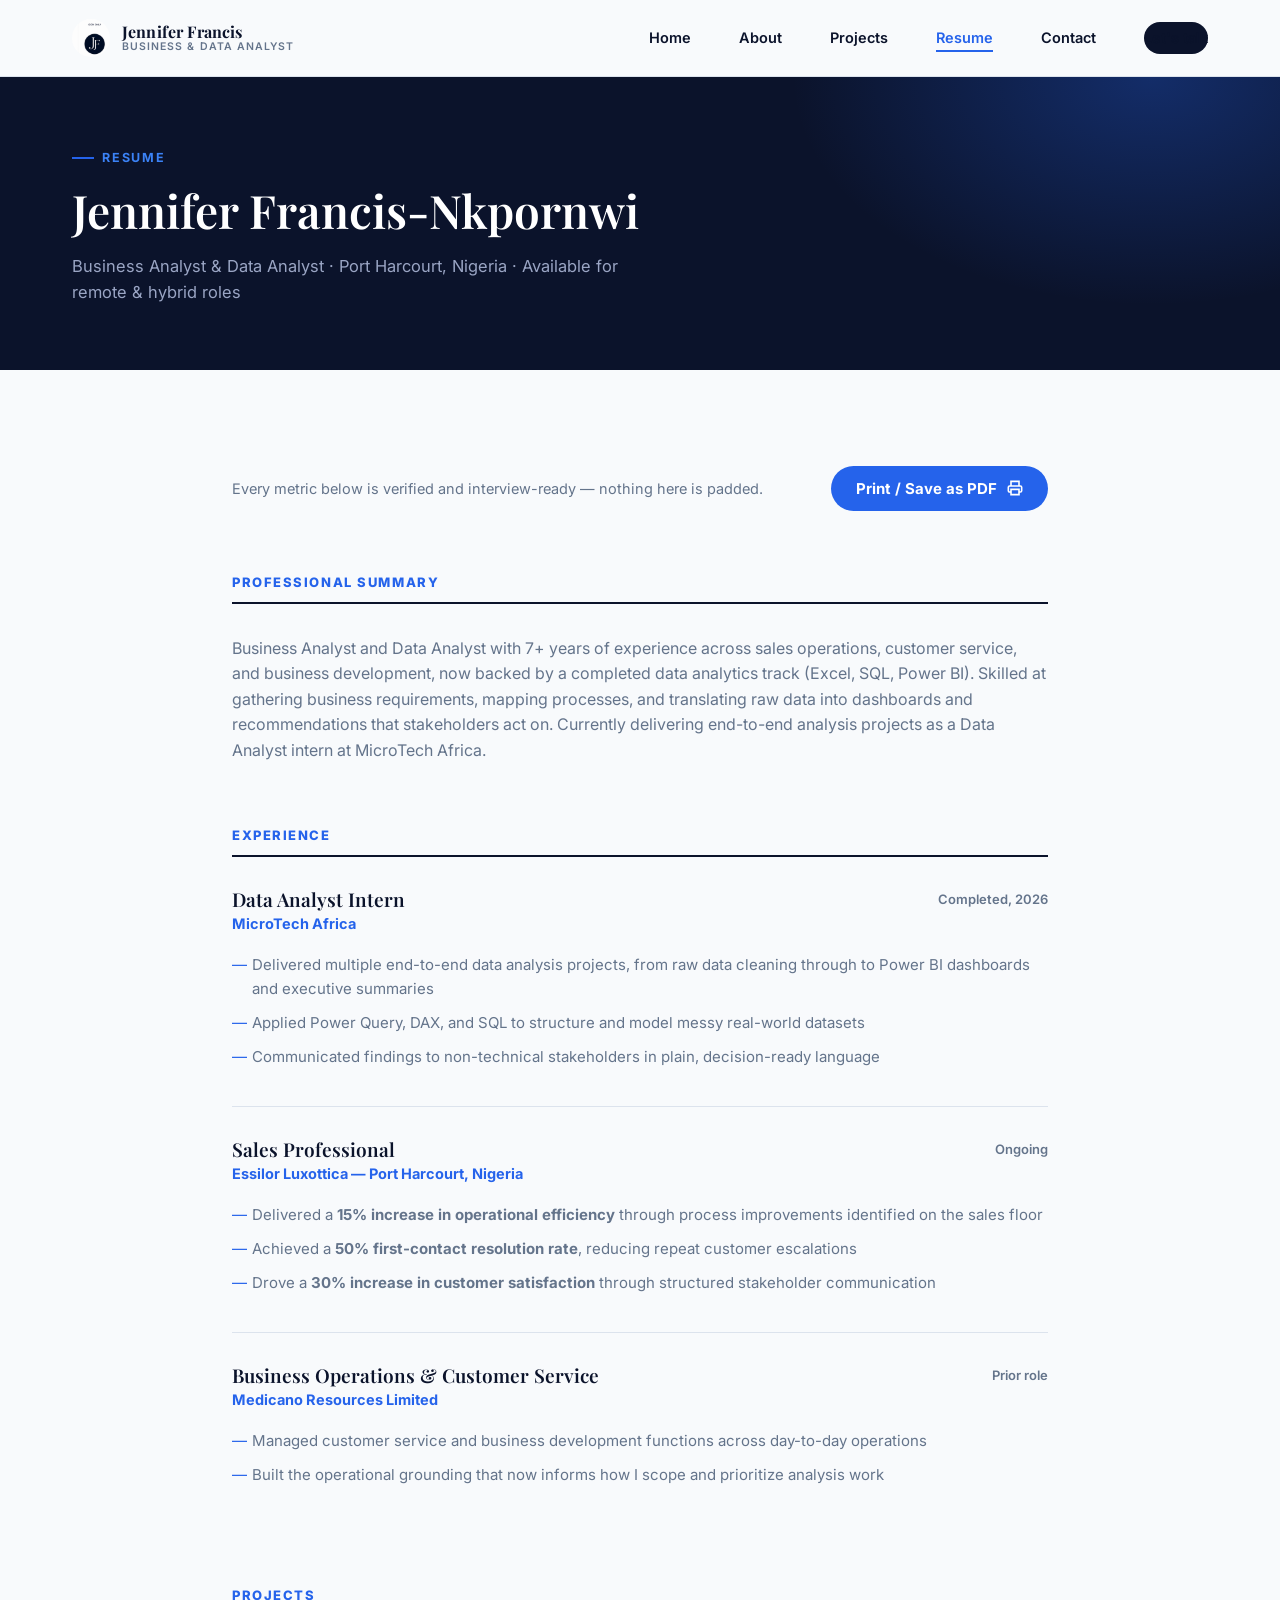
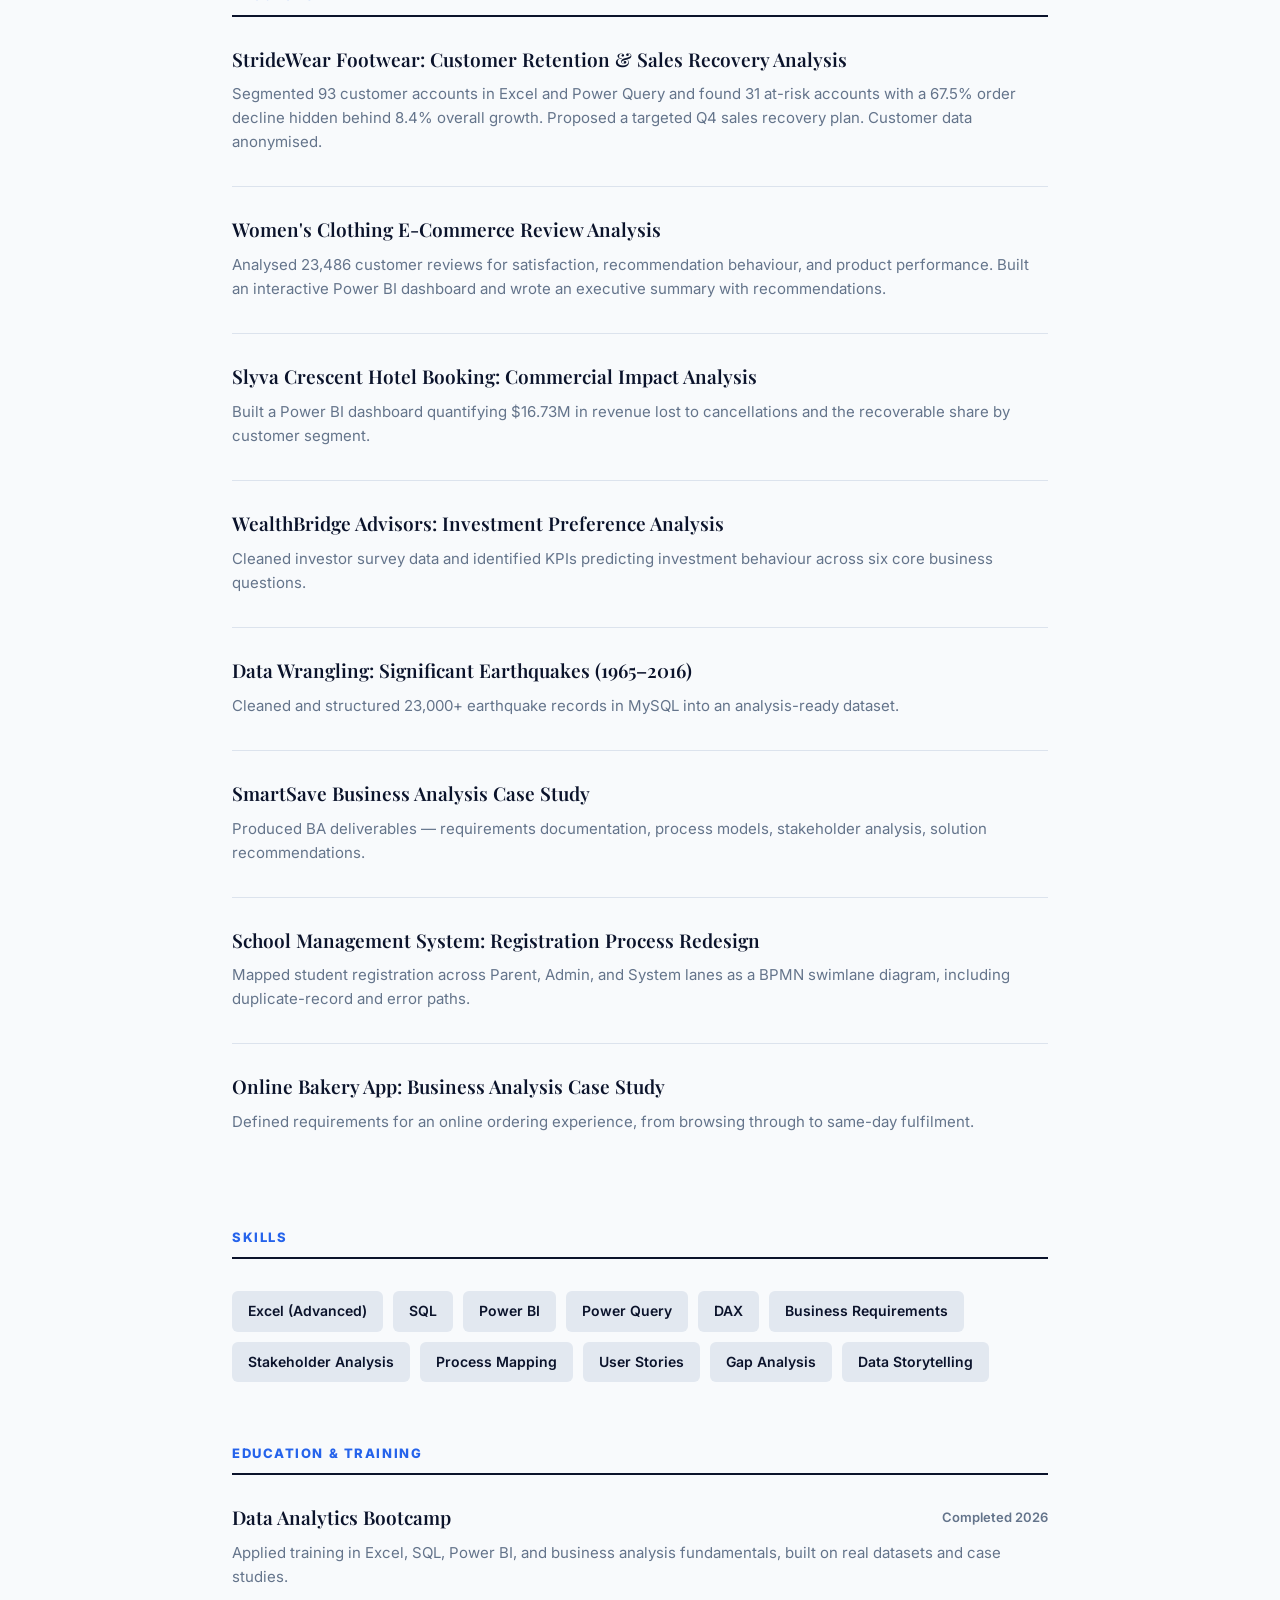
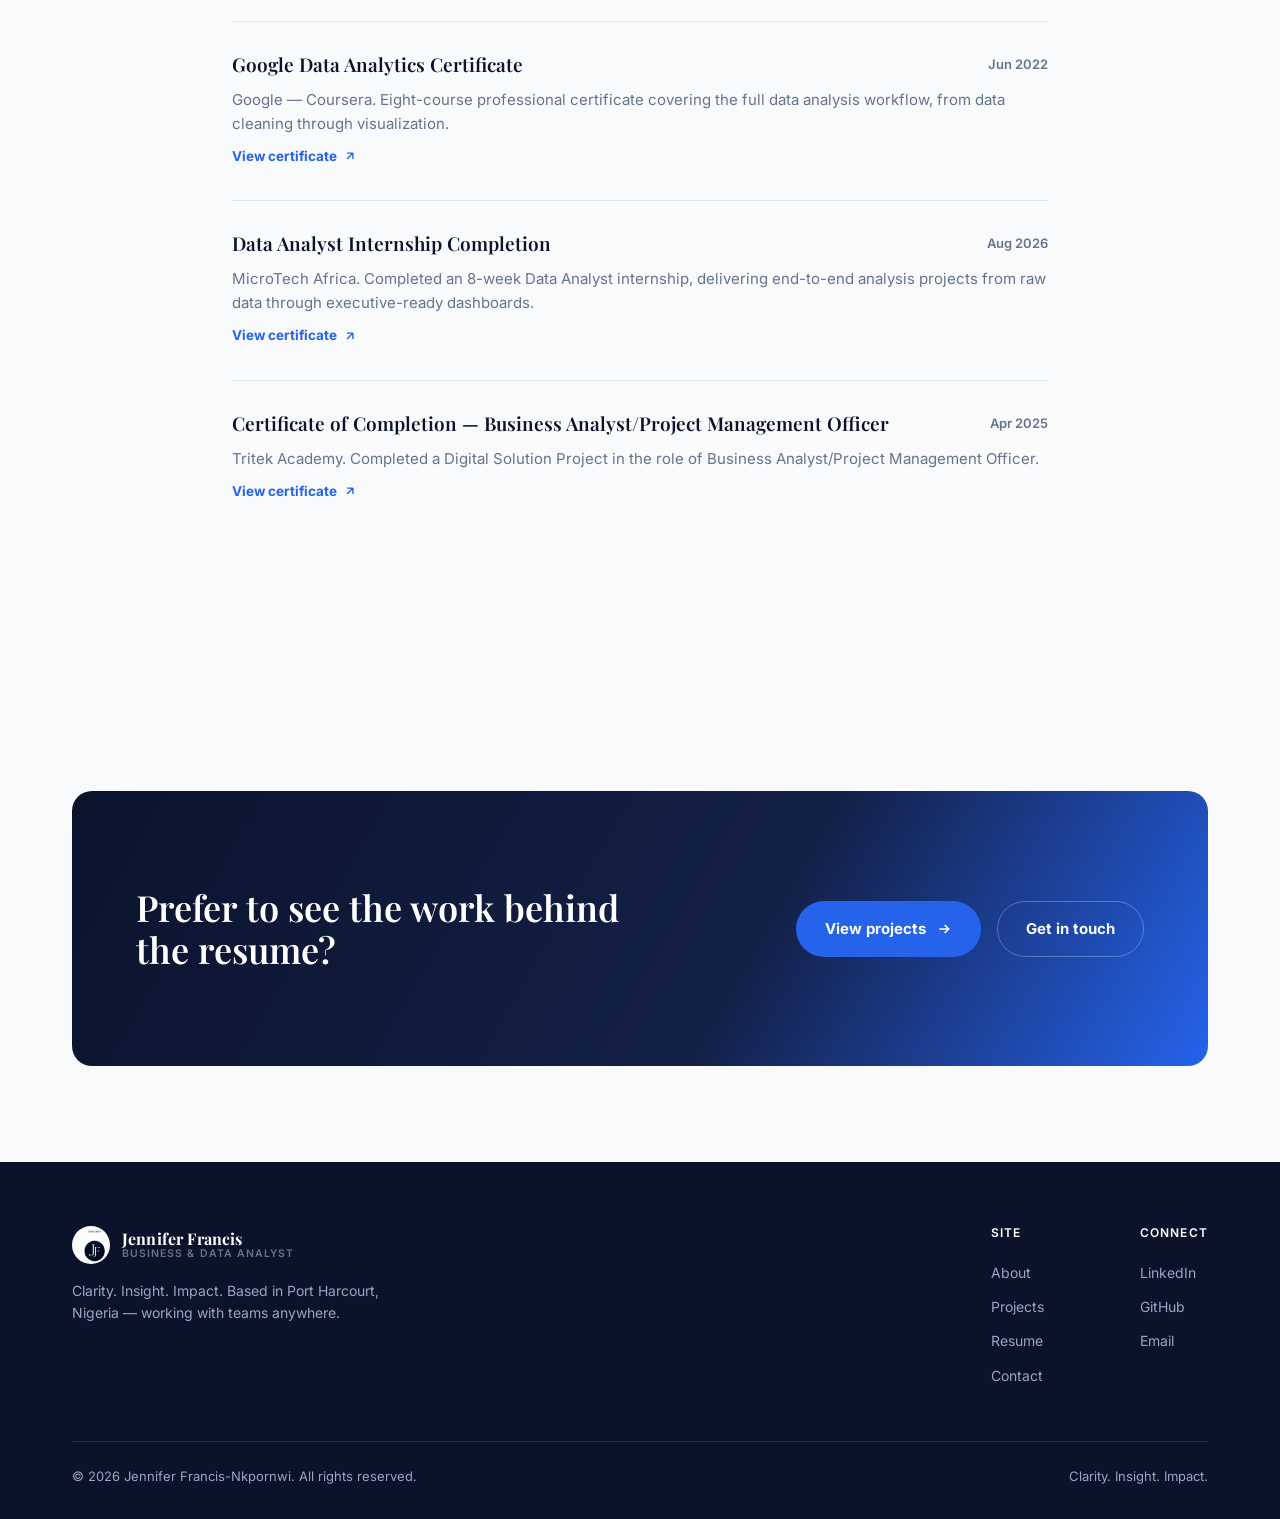
<file: resume.html>
<!DOCTYPE html>
<html lang="en">
<head>
<meta charset="UTF-8">
<meta name="viewport" content="width=device-width, initial-scale=1.0">
<title>Resume | Jennifer Francis-Nkpornwi</title>
<meta name="description" content="Resume of Jennifer Francis-Nkpornwi — Business Analyst & Data Analyst with 7+ years in business operations and a completed data analytics track.">
<meta name="theme-color" content="#0B132B">
<link rel="icon" type="image/png" href="images/jf-mark.png">
<link rel="stylesheet" href="css/style.css">
<style>
  @media print{
    @page{ margin: 16mm; }
    .site-nav, footer, .resume-toolbar, .cta-band-wrap{ display:none !important; }
    .page-header{ background:#fff !important; color:#0B132B !important; padding: 0 0 var(--sp-6) !important; }
    .page-header::before{ display:none; }
    .page-header p, .page-header h1{ color:#0B132B !important; }
    body{ background:#fff; }
    a{ text-decoration:none; color:inherit; }
    .wrap{ max-width:100% !important; padding:0 !important; }
    .resume-block{ page-break-inside: avoid; }
    .resume-entry{ page-break-inside: avoid; }
    section{ padding: var(--sp-5) 0 !important; }
  }
</style>
</head>
<body>

<nav class="site-nav">
  <div class="wrap">
    <a href="index.html" class="brand">
      <img src="images/jf-mark.png" alt="JF monogram">
      <span class="brand-text"><strong>Jennifer Francis</strong><span>Business &amp; Data Analyst</span></span>
    </a>
    <button class="nav-toggle" aria-label="Toggle menu" aria-expanded="false"><span></span><span></span><span></span></button>
    <ul class="nav-links">
      <li><a href="index.html">Home</a></li>
      <li><a href="about.html">About</a></li>
      <li><a href="projects.html">Projects</a></li>
      <li><a href="resume.html" class="active">Resume</a></li>
      <li><a href="contact.html">Contact</a></li>
      <li><a href="contact.html" class="nav-cta">Let's talk</a></li>
    </ul>
  </div>
</nav>

<header class="page-header">
  <div class="wrap">
    <span class="eyebrow" style="color:var(--electric);">Resume</span>
    <h1>Jennifer Francis-Nkpornwi</h1>
    <p>Business Analyst &amp; Data Analyst · Port Harcourt, Nigeria · Available for remote &amp; hybrid roles</p>
  </div>
</header>

<section>
  <div class="wrap" style="max-width:880px;">

    <div class="resume-toolbar reveal">
      <p style="color:var(--text-soft); font-size:14.5px;">Every metric below is verified and interview-ready — nothing here is padded.</p>
      <button onclick="window.print()" class="btn btn-primary" style="padding:12px 24px;">Print / Save as PDF <svg viewBox="0 0 24 24" fill="none" stroke="currentColor" stroke-width="2.4"><path d="M6 9V2h12v7M6 18H4a2 2 0 01-2-2v-5a2 2 0 012-2h16a2 2 0 012 2v5a2 2 0 01-2 2h-2M6 14h12v8H6z"/></svg></button>
    </div>

    <div class="resume-block reveal">
      <h2>Professional Summary</h2>
      <p style="font-size:16px; color:var(--text-soft);">Business Analyst and Data Analyst with 7+ years of experience across sales operations, customer service, and business development, now backed by a completed data analytics track (Excel, SQL, Power BI). Skilled at gathering business requirements, mapping processes, and translating raw data into dashboards and recommendations that stakeholders act on. Currently delivering end-to-end analysis projects as a Data Analyst intern at MicroTech Africa.</p>
    </div>

    <div class="resume-block reveal">
      <h2>Experience</h2>

      <div class="resume-entry">
        <div class="resume-entry-head">
          <div><h3>Data Analyst Intern</h3><div class="org">MicroTech Africa</div></div>
          <span class="dates">Completed, 2026</span>
        </div>
        <ul>
          <li>Delivered multiple end-to-end data analysis projects, from raw data cleaning through to Power BI dashboards and executive summaries</li>
          <li>Applied Power Query, DAX, and SQL to structure and model messy real-world datasets</li>
          <li>Communicated findings to non-technical stakeholders in plain, decision-ready language</li>
        </ul>
      </div>

      <div class="resume-entry">
        <div class="resume-entry-head">
          <div><h3>Sales Professional</h3><div class="org">Essilor Luxottica — Port Harcourt, Nigeria</div></div>
          <span class="dates">Ongoing</span>
        </div>
        <ul>
          <li>Delivered a <strong>15% increase in operational efficiency</strong> through process improvements identified on the sales floor</li>
          <li>Achieved a <strong>50% first-contact resolution rate</strong>, reducing repeat customer escalations</li>
          <li>Drove a <strong>30% increase in customer satisfaction</strong> through structured stakeholder communication</li>
        </ul>
      </div>

      <div class="resume-entry">
        <div class="resume-entry-head">
          <div><h3>Business Operations &amp; Customer Service</h3><div class="org">Medicano Resources Limited</div></div>
          <span class="dates">Prior role</span>
        </div>
        <ul>
          <li>Managed customer service and business development functions across day-to-day operations</li>
          <li>Built the operational grounding that now informs how I scope and prioritize analysis work</li>
        </ul>
      </div>
    </div>

    <div class="resume-block reveal">
      <h2>Projects</h2>
      <div class="resume-entry">
        <div class="resume-entry-head"><div><h3>StrideWear Footwear: Customer Retention &amp; Sales Recovery Analysis</h3></div></div>
        <p style="color:var(--text-soft); font-size:15px;">Segmented 93 customer accounts in Excel and Power Query and found 31 at-risk accounts with a 67.5% order decline hidden behind 8.4% overall growth. Proposed a targeted Q4 sales recovery plan. Customer data anonymised.</p>
      </div>
      <div class="resume-entry">
        <div class="resume-entry-head"><div><h3>Women's Clothing E-Commerce Review Analysis</h3></div></div>
        <p style="color:var(--text-soft); font-size:15px;">Analysed 23,486 customer reviews for satisfaction, recommendation behaviour, and product performance. Built an interactive Power BI dashboard and wrote an executive summary with recommendations.</p>
      </div>
      <div class="resume-entry">
        <div class="resume-entry-head"><div><h3>Slyva Crescent Hotel Booking: Commercial Impact Analysis</h3></div></div>
        <p style="color:var(--text-soft); font-size:15px;">Built a Power BI dashboard quantifying $16.73M in revenue lost to cancellations and the recoverable share by customer segment.</p>
      </div>
      <div class="resume-entry">
        <div class="resume-entry-head"><div><h3>WealthBridge Advisors: Investment Preference Analysis</h3></div></div>
        <p style="color:var(--text-soft); font-size:15px;">Cleaned investor survey data and identified KPIs predicting investment behaviour across six core business questions.</p>
      </div>
      <div class="resume-entry">
        <div class="resume-entry-head"><div><h3>Data Wrangling: Significant Earthquakes (1965&ndash;2016)</h3></div></div>
        <p style="color:var(--text-soft); font-size:15px;">Cleaned and structured 23,000+ earthquake records in MySQL into an analysis-ready dataset.</p>
      </div>
      <div class="resume-entry">
        <div class="resume-entry-head"><div><h3>SmartSave Business Analysis Case Study</h3></div></div>
        <p style="color:var(--text-soft); font-size:15px;">Produced BA deliverables &mdash; requirements documentation, process models, stakeholder analysis, solution recommendations.</p>
      </div>
      <div class="resume-entry">
        <div class="resume-entry-head"><div><h3>School Management System: Registration Process Redesign</h3></div></div>
        <p style="color:var(--text-soft); font-size:15px;">Mapped student registration across Parent, Admin, and System lanes as a BPMN swimlane diagram, including duplicate-record and error paths.</p>
      </div>
      <div class="resume-entry">
        <div class="resume-entry-head"><div><h3>Online Bakery App: Business Analysis Case Study</h3></div></div>
        <p style="color:var(--text-soft); font-size:15px;">Defined requirements for an online ordering experience, from browsing through to same-day fulfilment.</p>
      </div>
    </div>

    <div class="resume-block reveal">
      <h2>Skills</h2>
      <div class="skill-pills">
        <span class="skill-pill">Excel (Advanced)</span>
        <span class="skill-pill">SQL</span>
        <span class="skill-pill">Power BI</span>
        <span class="skill-pill">Power Query</span>
        <span class="skill-pill">DAX</span>
        <span class="skill-pill">Business Requirements</span>
        <span class="skill-pill">Stakeholder Analysis</span>
        <span class="skill-pill">Process Mapping</span>
        <span class="skill-pill">User Stories</span>
        <span class="skill-pill">Gap Analysis</span>
        <span class="skill-pill">Data Storytelling</span>
      </div>
    </div>

        <div class="resume-block reveal">
      <h2>Education &amp; Training</h2>
      <div class="resume-entry">
        <div class="resume-entry-head"><div><h3>Data Analytics Bootcamp</h3></div><span class="dates">Completed 2026</span></div>
        <p style="color:var(--text-soft); font-size:15px;">Applied training in Excel, SQL, Power BI, and business analysis fundamentals, built on real datasets and case studies.</p>
      </div>
      <div class="resume-entry">
        <div class="resume-entry-head"><div><h3>Google Data Analytics Certificate</h3></div><span class="dates">Jun 2022</span></div>
        <p style="color:var(--text-soft); font-size:15px;">Google — Coursera. Eight-course professional certificate covering the full data analysis workflow, from data cleaning through visualization.</p>
        <a href="files/Google-Data-Analytics-Certificate.pdf" target="_blank" rel="noopener" class="cert-link">View certificate <svg viewBox="0 0 24 24" fill="none" stroke="currentColor" stroke-width="2.4"><path d="M7 17L17 7M17 7H7M17 7v10"/></svg></a>
      </div>
      <div class="resume-entry">
        <div class="resume-entry-head"><div><h3>Data Analyst Internship Completion</h3></div><span class="dates">Aug 2026</span></div>
        <p style="color:var(--text-soft); font-size:15px;">MicroTech Africa. Completed an 8-week Data Analyst internship, delivering end-to-end analysis projects from raw data through executive-ready dashboards.</p>
        <a href="files/MicroTech-Africa-Internship-Certificate.png" target="_blank" rel="noopener" class="cert-link">View certificate <svg viewBox="0 0 24 24" fill="none" stroke="currentColor" stroke-width="2.4"><path d="M7 17L17 7M17 7H7M17 7v10"/></svg></a>
      </div>
      <div class="resume-entry">
        <div class="resume-entry-head"><div><h3>Certificate of Completion — Business Analyst/Project Management Officer</h3></div><span class="dates">Apr 2025</span></div>
        <p style="color:var(--text-soft); font-size:15px;">Tritek Academy. Completed a Digital Solution Project in the role of Business Analyst/Project Management Officer.</p>
        <a href="files/Tritek-Academy-BA-Certificate.pdf" target="_blank" rel="noopener" class="cert-link">View certificate <svg viewBox="0 0 24 24" fill="none" stroke="currentColor" stroke-width="2.4"><path d="M7 17L17 7M17 7H7M17 7v10"/></svg></a>
      </div>
    </div>

  </div>
</section>

<section>
  <div class="wrap cta-band-wrap">
    <div class="cta-band reveal">
      <h2>Prefer to see the work behind the resume?</h2>
      <div class="cta-band-actions">
        <a href="projects.html" class="btn btn-primary">View projects <svg viewBox="0 0 24 24" fill="none" stroke="currentColor" stroke-width="2.4"><path d="M5 12h14M13 6l6 6-6 6"/></svg></a>
        <a href="contact.html" class="btn btn-ghost-dark">Get in touch</a>
      </div>
    </div>
  </div>
</section>

<footer>
  <div class="wrap">
    <div class="footer-top">
      <div class="footer-brand">
        <a href="index.html" class="brand">
          <img src="images/jf-mark.png" alt="JF monogram">
          <span class="brand-text"><strong style="color:#fff;">Jennifer Francis</strong><span>Business &amp; Data Analyst</span></span>
        </a>
        <p>Clarity. Insight. Impact. Based in Port Harcourt, Nigeria — working with teams anywhere.</p>
      </div>
      <div class="footer-cols">
        <div class="footer-col">
          <h4>Site</h4>
          <a href="about.html">About</a>
          <a href="projects.html">Projects</a>
          <a href="resume.html">Resume</a>
          <a href="contact.html">Contact</a>
        </div>
        <div class="footer-col">
          <h4>Connect</h4>
          <a href="https://linkedin.com/in/jenniferfrancis-nkpornwi" target="_blank" rel="noopener">LinkedIn</a>
          <a href="https://github.com/jennifer-francis-nkpornwi" target="_blank" rel="noopener">GitHub</a>
          <a href="mailto:jennifer.ezeanyim@gmail.com">Email</a>
        </div>
      </div>
    </div>
    <div class="footer-bottom">
      <span>© <span id="year"></span> Jennifer Francis-Nkpornwi. All rights reserved.</span>
      <span>Clarity. Insight. Impact.</span>
    </div>
  </div>
</footer>

<script src="js/script.js"></script>
</body>
</html>
</file>
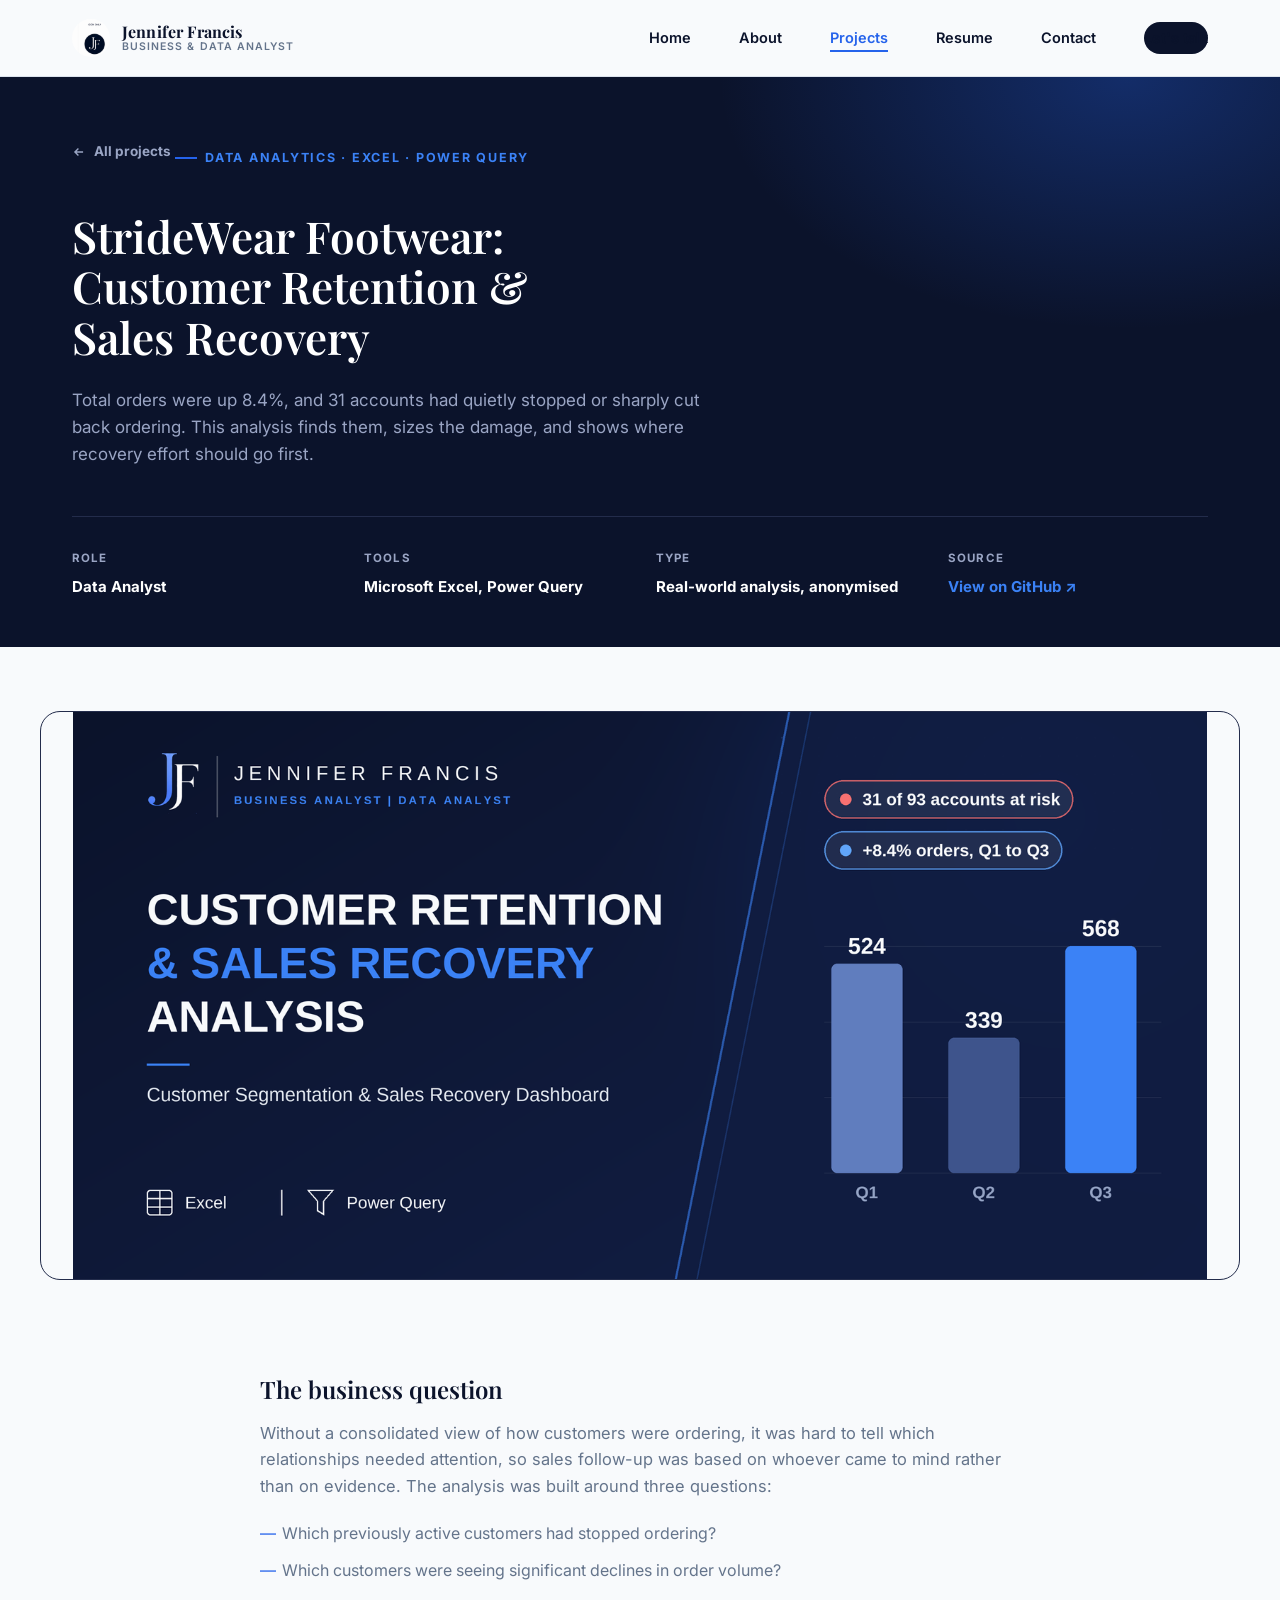
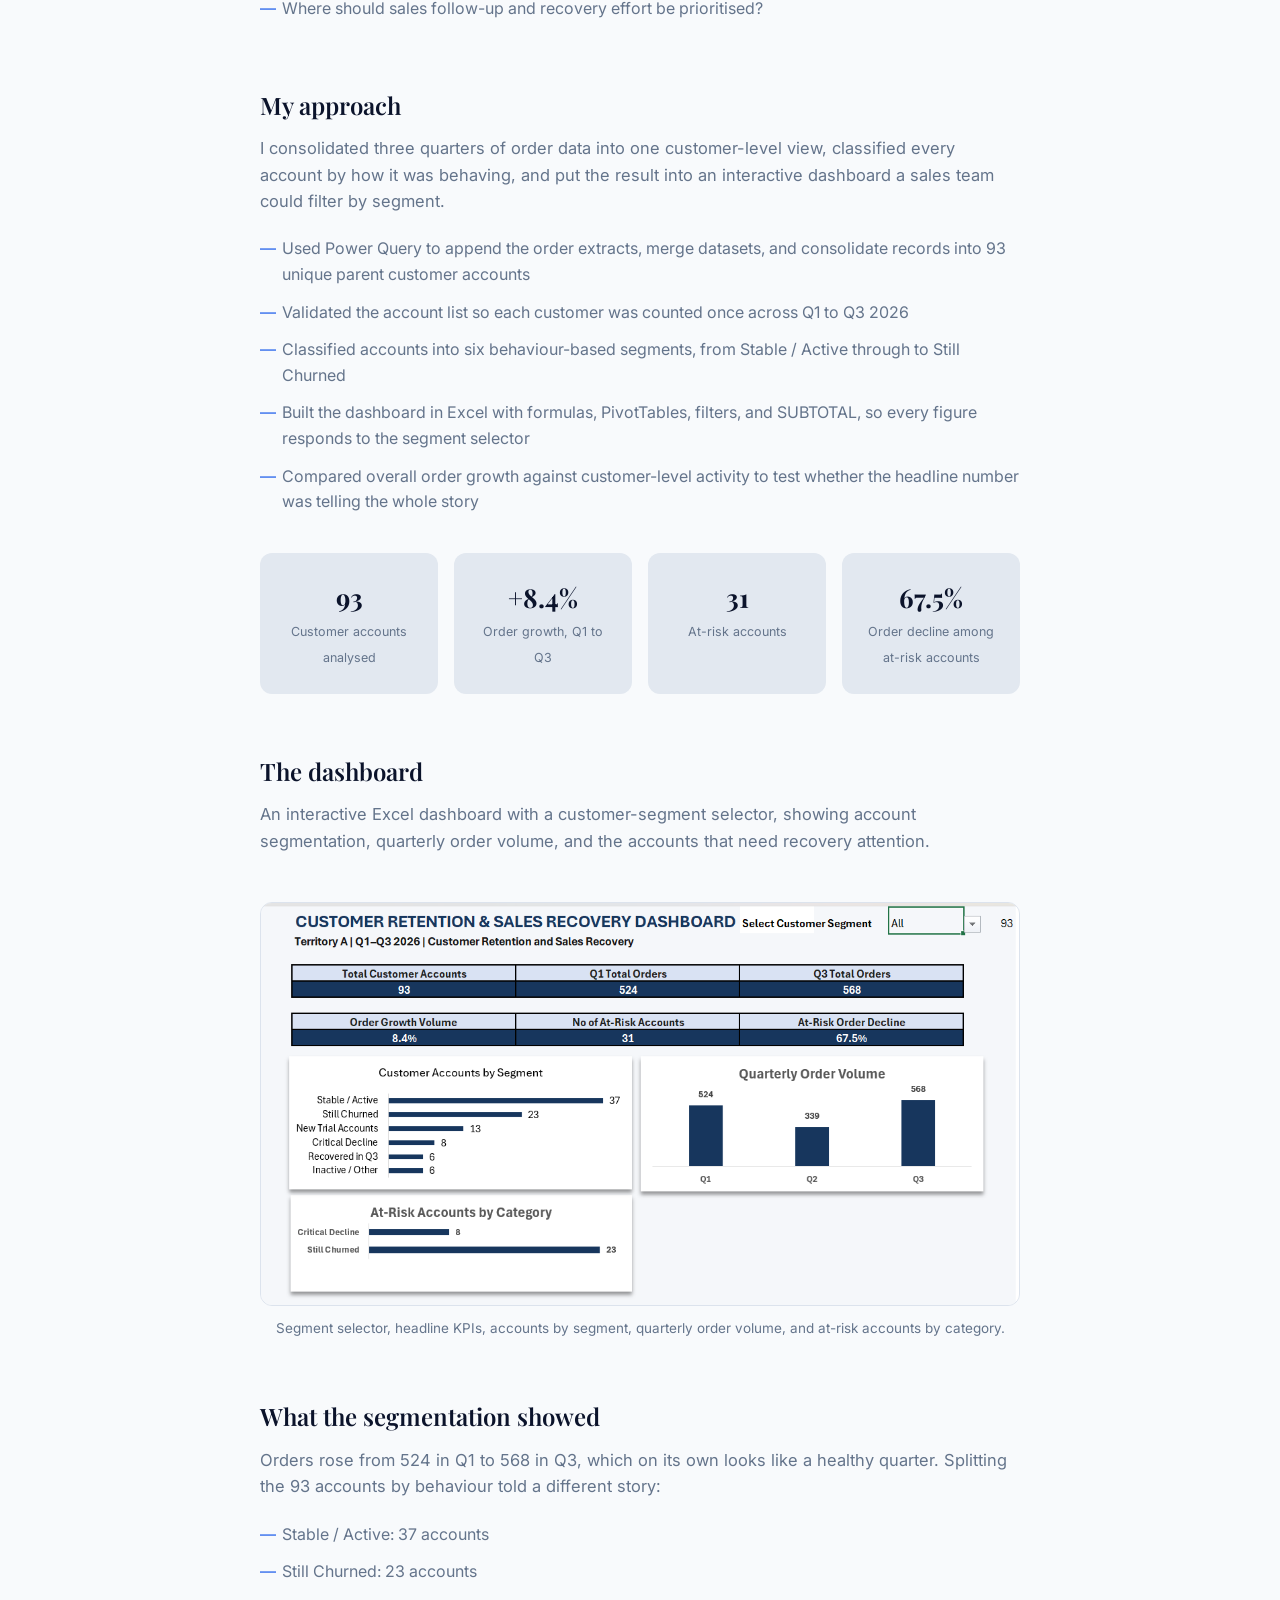
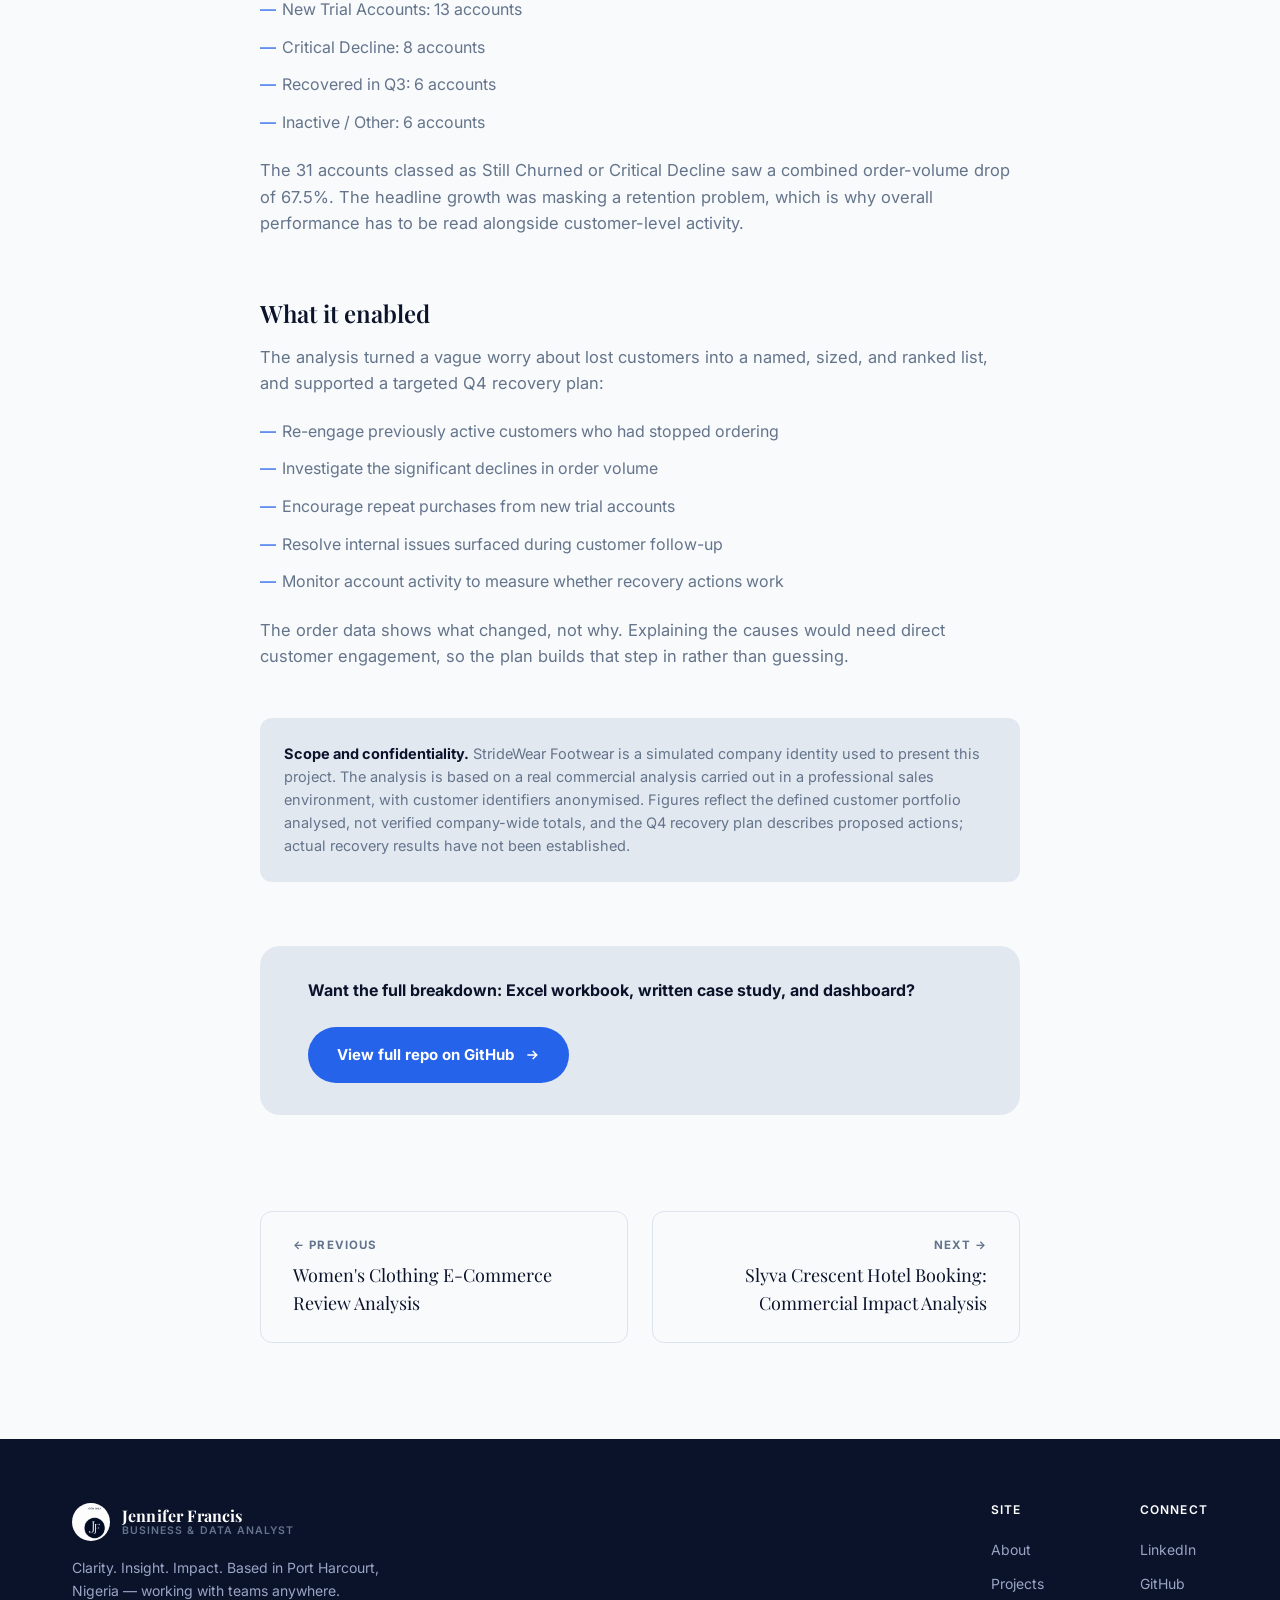
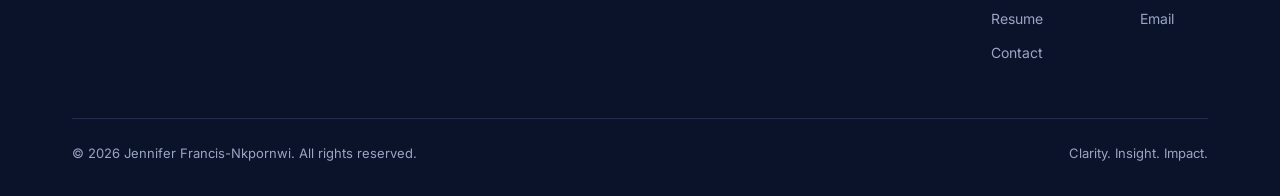
<file: projects/customer-retention-sales-recovery.html>
<!DOCTYPE html>
<html lang="en">
<head>
<meta charset="UTF-8">
<meta name="viewport" content="width=device-width, initial-scale=1.0">
<title>StrideWear Footwear: Customer Retention &amp; Sales Recovery Analysis | Jennifer Francis-Nkpornwi</title>
<meta name="description" content="Excel and Power Query analysis of 93 customer accounts across Q1–Q3 2026: order volume grew 8.4% while 31 accounts declined 67.5%, and a targeted Q4 sales recovery plan.">
<meta name="theme-color" content="#0B132B">
<link rel="icon" type="image/png" href="../images/jf-mark.png">
<link rel="stylesheet" href="../css/style.css">
</head>
<body>

<nav class="site-nav">
  <div class="wrap">
    <a href="../index.html" class="brand">
      <img src="../images/jf-mark.png" alt="JF monogram">
      <span class="brand-text"><strong>Jennifer Francis</strong><span>Business &amp; Data Analyst</span></span>
    </a>
    <button class="nav-toggle" aria-label="Toggle menu" aria-expanded="false"><span></span><span></span><span></span></button>
    <ul class="nav-links">
      <li><a href="../index.html">Home</a></li>
      <li><a href="../about.html">About</a></li>
      <li><a href="../projects.html" class="active">Projects</a></li>
      <li><a href="../resume.html">Resume</a></li>
      <li><a href="../contact.html">Contact</a></li>
      <li><a href="../contact.html" class="nav-cta">Let's talk</a></li>
    </ul>
  </div>
</nav>

<header class="case-hero">
  <div class="wrap">
    <a href="../projects.html" class="case-back"><svg viewBox="0 0 24 24" fill="none" stroke="currentColor" stroke-width="2.4"><path d="M19 12H5M11 6l-6 6 6 6"/></svg> All projects</a>
    <span class="eyebrow" style="color:var(--electric);">Data Analytics · Excel · Power Query</span>
    <h1>StrideWear Footwear: Customer Retention &amp; Sales Recovery</h1>
    <p class="dek">Total orders were up 8.4%, and 31 accounts had quietly stopped or sharply cut back ordering. This analysis finds them, sizes the damage, and shows where recovery effort should go first.</p>
    <div class="case-meta">
      <div><span>Role</span><strong>Data Analyst</strong></div>
      <div><span>Tools</span><strong>Microsoft Excel, Power Query</strong></div>
      <div><span>Type</span><strong>Real-world analysis, anonymised</strong></div>
      <div><span>Source</span><strong><a href="https://github.com/Jennifer-Francis-Nkpornwi/customer-retention-sales-recovery" target="_blank" rel="noopener" style="color:var(--electric);">View on GitHub &#8599;</a></strong></div>
    </div>
  </div>
</header>

<div class="case-cover wrap" style="margin-top:var(--sp-8);">
  <img src="../images/customer_retention.png" alt="Customer Retention and Sales Recovery Analysis project cover">
</div>

<section>
  <div class="wrap">
    <div class="case-body">

      <h2>The business question</h2>
      <p>Without a consolidated view of how customers were ordering, it was hard to tell which relationships needed attention, so sales follow-up was based on whoever came to mind rather than on evidence. The analysis was built around three questions:</p>
      <ul>
        <li>Which previously active customers had stopped ordering?</li>
        <li>Which customers were seeing significant declines in order volume?</li>
        <li>Where should sales follow-up and recovery effort be prioritised?</li>
      </ul>

      <h2>My approach</h2>
      <p>I consolidated three quarters of order data into one customer-level view, classified every account by how it was behaving, and put the result into an interactive dashboard a sales team could filter by segment.</p>
      <ul>
        <li>Used Power Query to append the order extracts, merge datasets, and consolidate records into 93 unique parent customer accounts</li>
        <li>Validated the account list so each customer was counted once across Q1 to Q3 2026</li>
        <li>Classified accounts into six behaviour-based segments, from Stable / Active through to Still Churned</li>
        <li>Built the dashboard in Excel with formulas, PivotTables, filters, and SUBTOTAL, so every figure responds to the segment selector</li>
        <li>Compared overall order growth against customer-level activity to test whether the headline number was telling the whole story</li>
      </ul>

      <div class="case-stats">
        <div class="case-stat"><b>93</b><span>Customer accounts analysed</span></div>
        <div class="case-stat"><b>+8.4%</b><span>Order growth, Q1 to Q3</span></div>
        <div class="case-stat"><b>31</b><span>At-risk accounts</span></div>
        <div class="case-stat"><b>67.5%</b><span>Order decline among at-risk accounts</span></div>
      </div>

      <h2>The dashboard</h2>
      <p>An interactive Excel dashboard with a customer-segment selector, showing account segmentation, quarterly order volume, and the accounts that need recovery attention.</p>
      <figure class="case-figure">
        <img src="../images/case-studies/customer-retention-dashboard.png" alt="Customer Retention and Sales Recovery Dashboard built in Excel">
        <figcaption>Segment selector, headline KPIs, accounts by segment, quarterly order volume, and at-risk accounts by category.</figcaption>
      </figure>

      <h2>What the segmentation showed</h2>
      <p>Orders rose from 524 in Q1 to 568 in Q3, which on its own looks like a healthy quarter. Splitting the 93 accounts by behaviour told a different story:</p>
      <ul>
        <li>Stable / Active: 37 accounts</li>
        <li>Still Churned: 23 accounts</li>
        <li>New Trial Accounts: 13 accounts</li>
        <li>Critical Decline: 8 accounts</li>
        <li>Recovered in Q3: 6 accounts</li>
        <li>Inactive / Other: 6 accounts</li>
      </ul>
      <p>The 31 accounts classed as Still Churned or Critical Decline saw a combined order-volume drop of 67.5%. The headline growth was masking a retention problem, which is why overall performance has to be read alongside customer-level activity.</p>

      <h2>What it enabled</h2>
      <p>The analysis turned a vague worry about lost customers into a named, sized, and ranked list, and supported a targeted Q4 recovery plan:</p>
      <ul>
        <li>Re-engage previously active customers who had stopped ordering</li>
        <li>Investigate the significant declines in order volume</li>
        <li>Encourage repeat purchases from new trial accounts</li>
        <li>Resolve internal issues surfaced during customer follow-up</li>
        <li>Monitor account activity to measure whether recovery actions work</li>
      </ul>
      <p>The order data shows what changed, not why. Explaining the causes would need direct customer engagement, so the plan builds that step in rather than guessing.</p>

      <p style="background:var(--silver); border-radius:var(--radius-m); padding:var(--sp-5); font-size:14.5px; margin-top:var(--sp-7);"><strong style="color:var(--navy);">Scope and confidentiality.</strong> StrideWear Footwear is a simulated company identity used to present this project. The analysis is based on a real commercial analysis carried out in a professional sales environment, with customer identifiers anonymised. Figures reflect the defined customer portfolio analysed, not verified company-wide totals, and the Q4 recovery plan describes proposed actions; actual recovery results have not been established.</p>

      <div class="case-cta">
        <p>Want the full breakdown: Excel workbook, written case study, and dashboard?</p>
        <a href="https://github.com/Jennifer-Francis-Nkpornwi/customer-retention-sales-recovery" target="_blank" rel="noopener" class="btn btn-primary">View full repo on GitHub <svg viewBox="0 0 24 24" fill="none" stroke="currentColor" stroke-width="2.4"><path d="M5 12h14M13 6l6 6-6 6"/></svg></a>
      </div>

      <div class="case-nav">
        <a href="women-clothing-review-analysis.html"><div class="dir">&larr; Previous</div><div class="ttl">Women's Clothing E-Commerce Review Analysis</div></a>
        <a href="hotel-booking-commercial-analysis.html" class="next"><div class="dir">Next &rarr;</div><div class="ttl">Slyva Crescent Hotel Booking: Commercial Impact Analysis</div></a>
      </div>

    </div>
  </div>
</section>

<footer>
  <div class="wrap">
    <div class="footer-top">
      <div class="footer-brand">
        <a href="../index.html" class="brand">
          <img src="../images/jf-mark.png" alt="JF monogram">
          <span class="brand-text"><strong style="color:#fff;">Jennifer Francis</strong><span>Business &amp; Data Analyst</span></span>
        </a>
        <p>Clarity. Insight. Impact. Based in Port Harcourt, Nigeria — working with teams anywhere.</p>
      </div>
      <div class="footer-cols">
        <div class="footer-col">
          <h4>Site</h4>
          <a href="../about.html">About</a>
          <a href="../projects.html">Projects</a>
          <a href="../resume.html">Resume</a>
          <a href="../contact.html">Contact</a>
        </div>
        <div class="footer-col">
          <h4>Connect</h4>
          <a href="https://linkedin.com/in/jenniferfrancis-nkpornwi" target="_blank" rel="noopener">LinkedIn</a>
          <a href="https://github.com/Jennifer-Francis-Nkpornwi" target="_blank" rel="noopener">GitHub</a>
          <a href="mailto:jennifer.ezeanyim@gmail.com">Email</a>
        </div>
      </div>
    </div>
    <div class="footer-bottom">
      <span>&copy; <span id="year"></span> Jennifer Francis-Nkpornwi. All rights reserved.</span>
      <span>Clarity. Insight. Impact.</span>
    </div>
  </div>
</footer>

<script src="../js/script.js"></script>
</body>
</html>
</file>
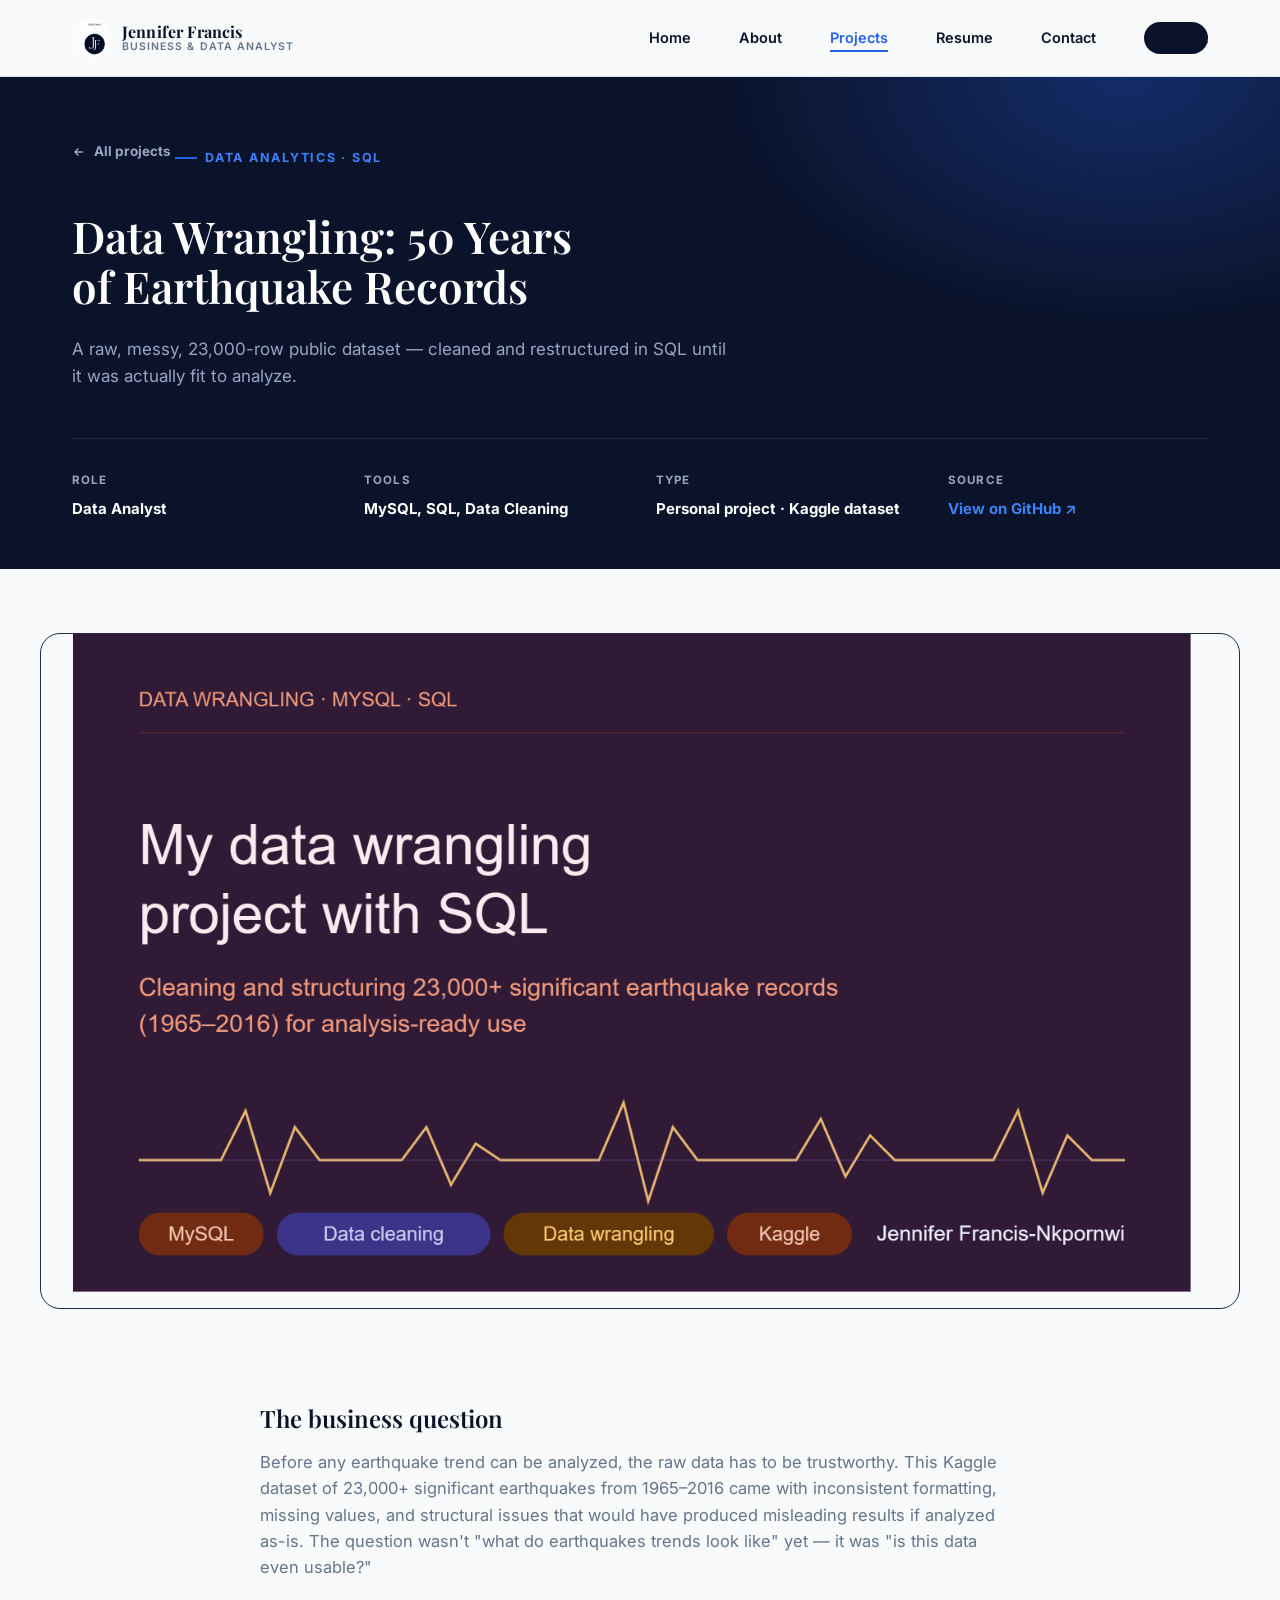
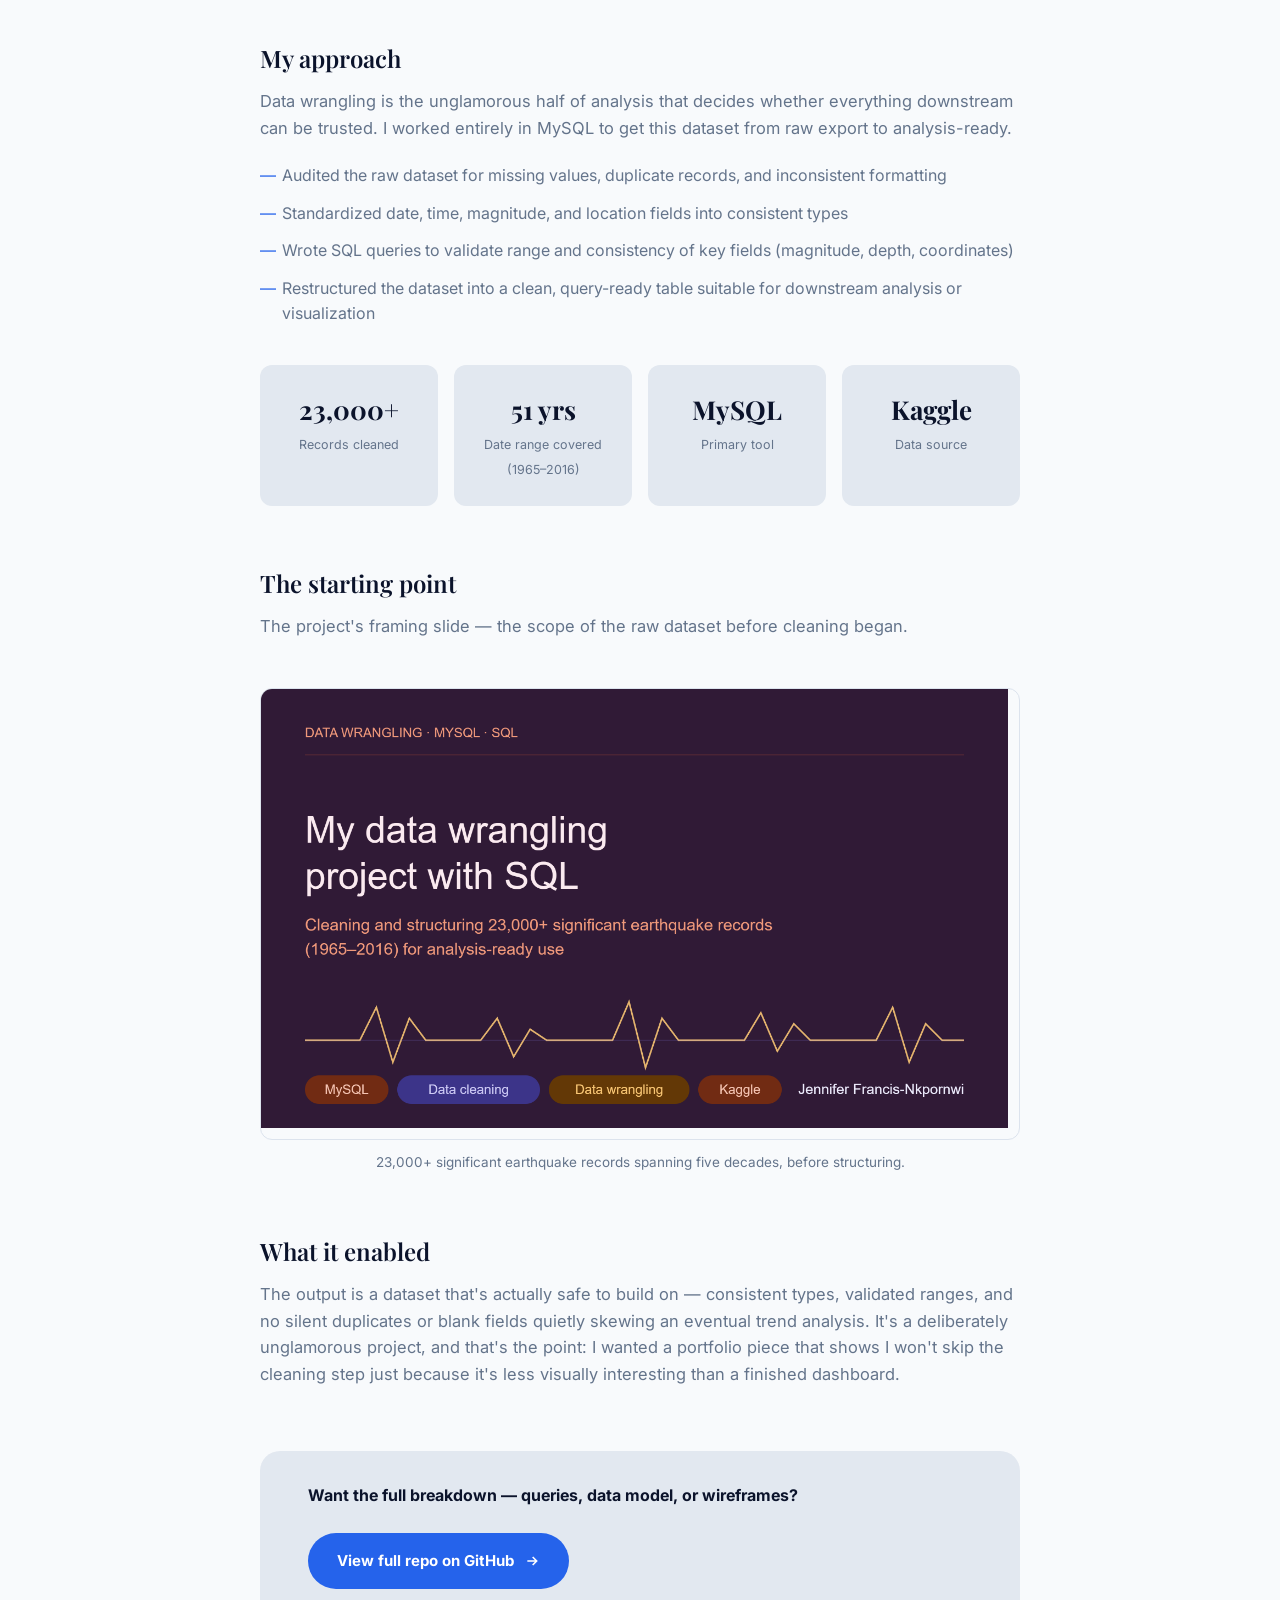
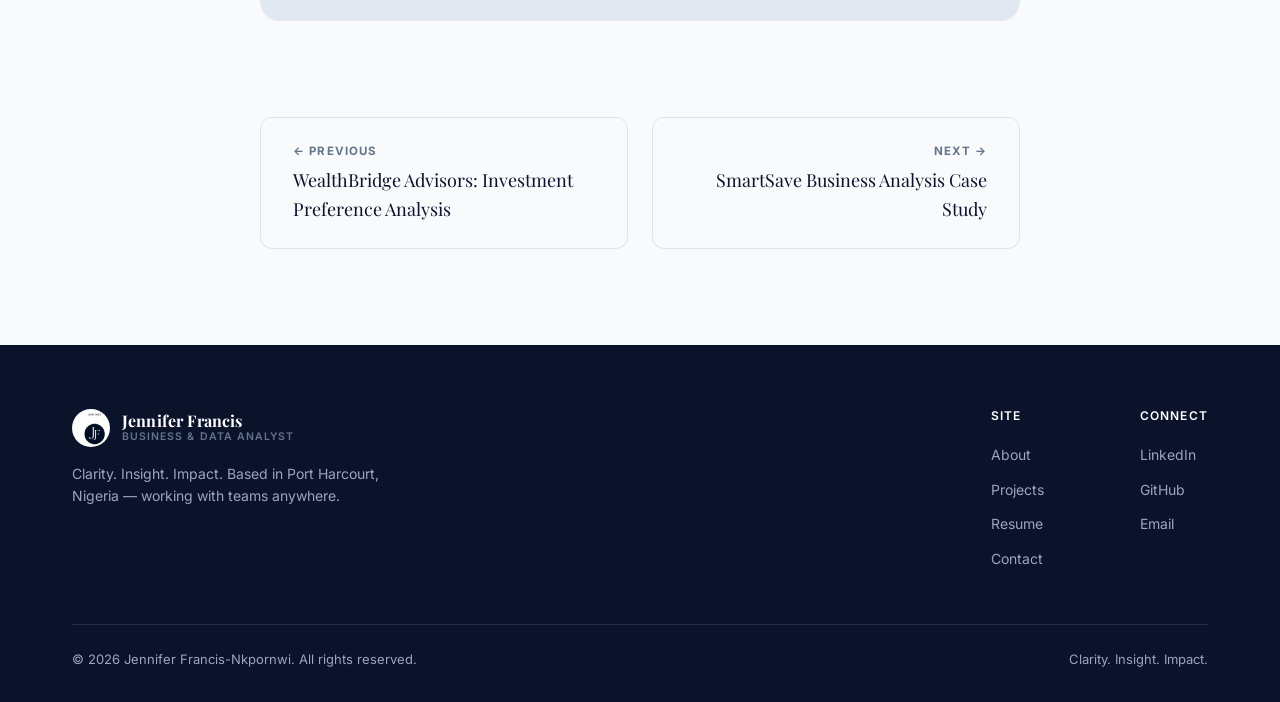
<file: projects/data-wrangling-sql.html>
<!DOCTYPE html>
<html lang="en">
<head>
<meta charset="UTF-8">
<meta name="viewport" content="width=device-width, initial-scale=1.0">
<title>Data Wrangling: Significant Earthquakes (1965–2016) | Jennifer Francis-Nkpornwi</title>
<meta name="description" content="Cleaning and structuring 23,000+ significant earthquake records using MySQL and SQL for analysis-ready use.">
<meta name="theme-color" content="#0B132B">
<link rel="icon" type="image/png" href="../images/jf-mark.png">
<link rel="stylesheet" href="../css/style.css">
</head>
<body>

<nav class="site-nav">
  <div class="wrap">
    <a href="../index.html" class="brand">
      <img src="../images/jf-mark.png" alt="JF monogram">
      <span class="brand-text"><strong>Jennifer Francis</strong><span>Business &amp; Data Analyst</span></span>
    </a>
    <button class="nav-toggle" aria-label="Toggle menu" aria-expanded="false"><span></span><span></span><span></span></button>
    <ul class="nav-links">
      <li><a href="../index.html">Home</a></li>
      <li><a href="../about.html">About</a></li>
      <li><a href="../projects.html" class="active">Projects</a></li>
      <li><a href="../resume.html">Resume</a></li>
      <li><a href="../contact.html">Contact</a></li>
      <li><a href="../contact.html" class="nav-cta">Let's talk</a></li>
    </ul>
  </div>
</nav>

<header class="case-hero">
  <div class="wrap">
    <a href="../projects.html" class="case-back"><svg viewBox="0 0 24 24" fill="none" stroke="currentColor" stroke-width="2.4"><path d="M19 12H5M11 6l-6 6 6 6"/></svg> All projects</a>
    <span class="eyebrow" style="color:var(--electric);">Data Analytics · SQL</span>
    <h1>Data Wrangling: 50 Years of Earthquake Records</h1>
    <p class="dek">A raw, messy, 23,000-row public dataset — cleaned and restructured in SQL until it was actually fit to analyze.</p>
    <div class="case-meta">
      <div><span>Role</span><strong>Data Analyst</strong></div>
      <div><span>Tools</span><strong>MySQL, SQL, Data Cleaning</strong></div>
      <div><span>Type</span><strong>Personal project · Kaggle dataset</strong></div>
      <div><span>Source</span><strong><a href="https://github.com/Jennifer-Francis-Nkpornwi/Data-wrangling" target="_blank" rel="noopener" style="color:var(--electric);">View on GitHub &#8599;</a></strong></div>
    </div>
  </div>
</header>

<div class="case-cover wrap" style="margin-top:var(--sp-8);">
  <img src="../images/case-studies/data-wrangling-cover.png" alt="Data Wrangling project cover — significant earthquake records 1965-2016">
</div>

<section>
  <div class="wrap">
    <div class="case-body">

      <h2>The business question</h2>
      <p>Before any earthquake trend can be analyzed, the raw data has to be trustworthy. This Kaggle dataset of 23,000+ significant earthquakes from 1965–2016 came with inconsistent formatting, missing values, and structural issues that would have produced misleading results if analyzed as-is. The question wasn't "what do earthquakes trends look like" yet — it was "is this data even usable?"</p>

      <h2>My approach</h2>
      <p>Data wrangling is the unglamorous half of analysis that decides whether everything downstream can be trusted. I worked entirely in MySQL to get this dataset from raw export to analysis-ready.</p>
      <ul>
        <li>Audited the raw dataset for missing values, duplicate records, and inconsistent formatting</li>
        <li>Standardized date, time, magnitude, and location fields into consistent types</li>
        <li>Wrote SQL queries to validate range and consistency of key fields (magnitude, depth, coordinates)</li>
        <li>Restructured the dataset into a clean, query-ready table suitable for downstream analysis or visualization</li>
      </ul>

      <div class="case-stats">
        <div class="case-stat"><b>23,000+</b><span>Records cleaned</span></div>
      <div class="case-stat"><b>51 yrs</b><span>Date range covered (1965–2016)</span></div>
      <div class="case-stat"><b>MySQL</b><span>Primary tool</span></div>
      <div class="case-stat"><b>Kaggle</b><span>Data source</span></div>
      </div>

      <h2>The starting point</h2>
      <p>The project's framing slide — the scope of the raw dataset before cleaning began.</p>
      <figure class="case-figure">
        <img src="../images/case-studies/data-wrangling-cover.png" alt="Data wrangling project title card describing the earthquake dataset scope">
        <figcaption>23,000+ significant earthquake records spanning five decades, before structuring.</figcaption>
      </figure>

      <h2>What it enabled</h2>
      <p>The output is a dataset that's actually safe to build on — consistent types, validated ranges, and no silent duplicates or blank fields quietly skewing an eventual trend analysis. It's a deliberately unglamorous project, and that's the point: I wanted a portfolio piece that shows I won't skip the cleaning step just because it's less visually interesting than a finished dashboard.</p>

      <div class="case-cta">
        <p>Want the full breakdown — queries, data model, or wireframes?</p>
        <a href="https://github.com/Jennifer-Francis-Nkpornwi/Data-wrangling" target="_blank" rel="noopener" class="btn btn-primary">View full repo on GitHub <svg viewBox="0 0 24 24" fill="none" stroke="currentColor" stroke-width="2.4"><path d="M5 12h14M13 6l6 6-6 6"/></svg></a>
      </div>

      <div class="case-nav">
        <a href="wealthbridge-investment-preference-analysis.html"><div class="dir">&larr; Previous</div><div class="ttl">WealthBridge Advisors: Investment Preference Analysis</div></a>
        <a href="smartsave-business-analysis.html" class="next"><div class="dir">Next &rarr;</div><div class="ttl">SmartSave Business Analysis Case Study</div></a>
      </div>

    </div>
  </div>
</section>

<footer>
  <div class="wrap">
    <div class="footer-top">
      <div class="footer-brand">
        <a href="../index.html" class="brand">
          <img src="../images/jf-mark.png" alt="JF monogram">
          <span class="brand-text"><strong style="color:#fff;">Jennifer Francis</strong><span>Business &amp; Data Analyst</span></span>
        </a>
        <p>Clarity. Insight. Impact. Based in Port Harcourt, Nigeria — working with teams anywhere.</p>
      </div>
      <div class="footer-cols">
        <div class="footer-col">
          <h4>Site</h4>
          <a href="../about.html">About</a>
          <a href="../projects.html">Projects</a>
          <a href="../resume.html">Resume</a>
          <a href="../contact.html">Contact</a>
        </div>
        <div class="footer-col">
          <h4>Connect</h4>
          <a href="https://linkedin.com/in/jenniferfrancis-nkpornwi" target="_blank" rel="noopener">LinkedIn</a>
          <a href="https://github.com/Jennifer-Francis-Nkpornwi" target="_blank" rel="noopener">GitHub</a>
          <a href="mailto:jennifer.ezeanyim@gmail.com">Email</a>
        </div>
      </div>
    </div>
    <div class="footer-bottom">
      <span>&copy; <span id="year"></span> Jennifer Francis-Nkpornwi. All rights reserved.</span>
      <span>Clarity. Insight. Impact.</span>
    </div>
  </div>
</footer>

<script src="../js/script.js"></script>
</body>
</html>
</file>
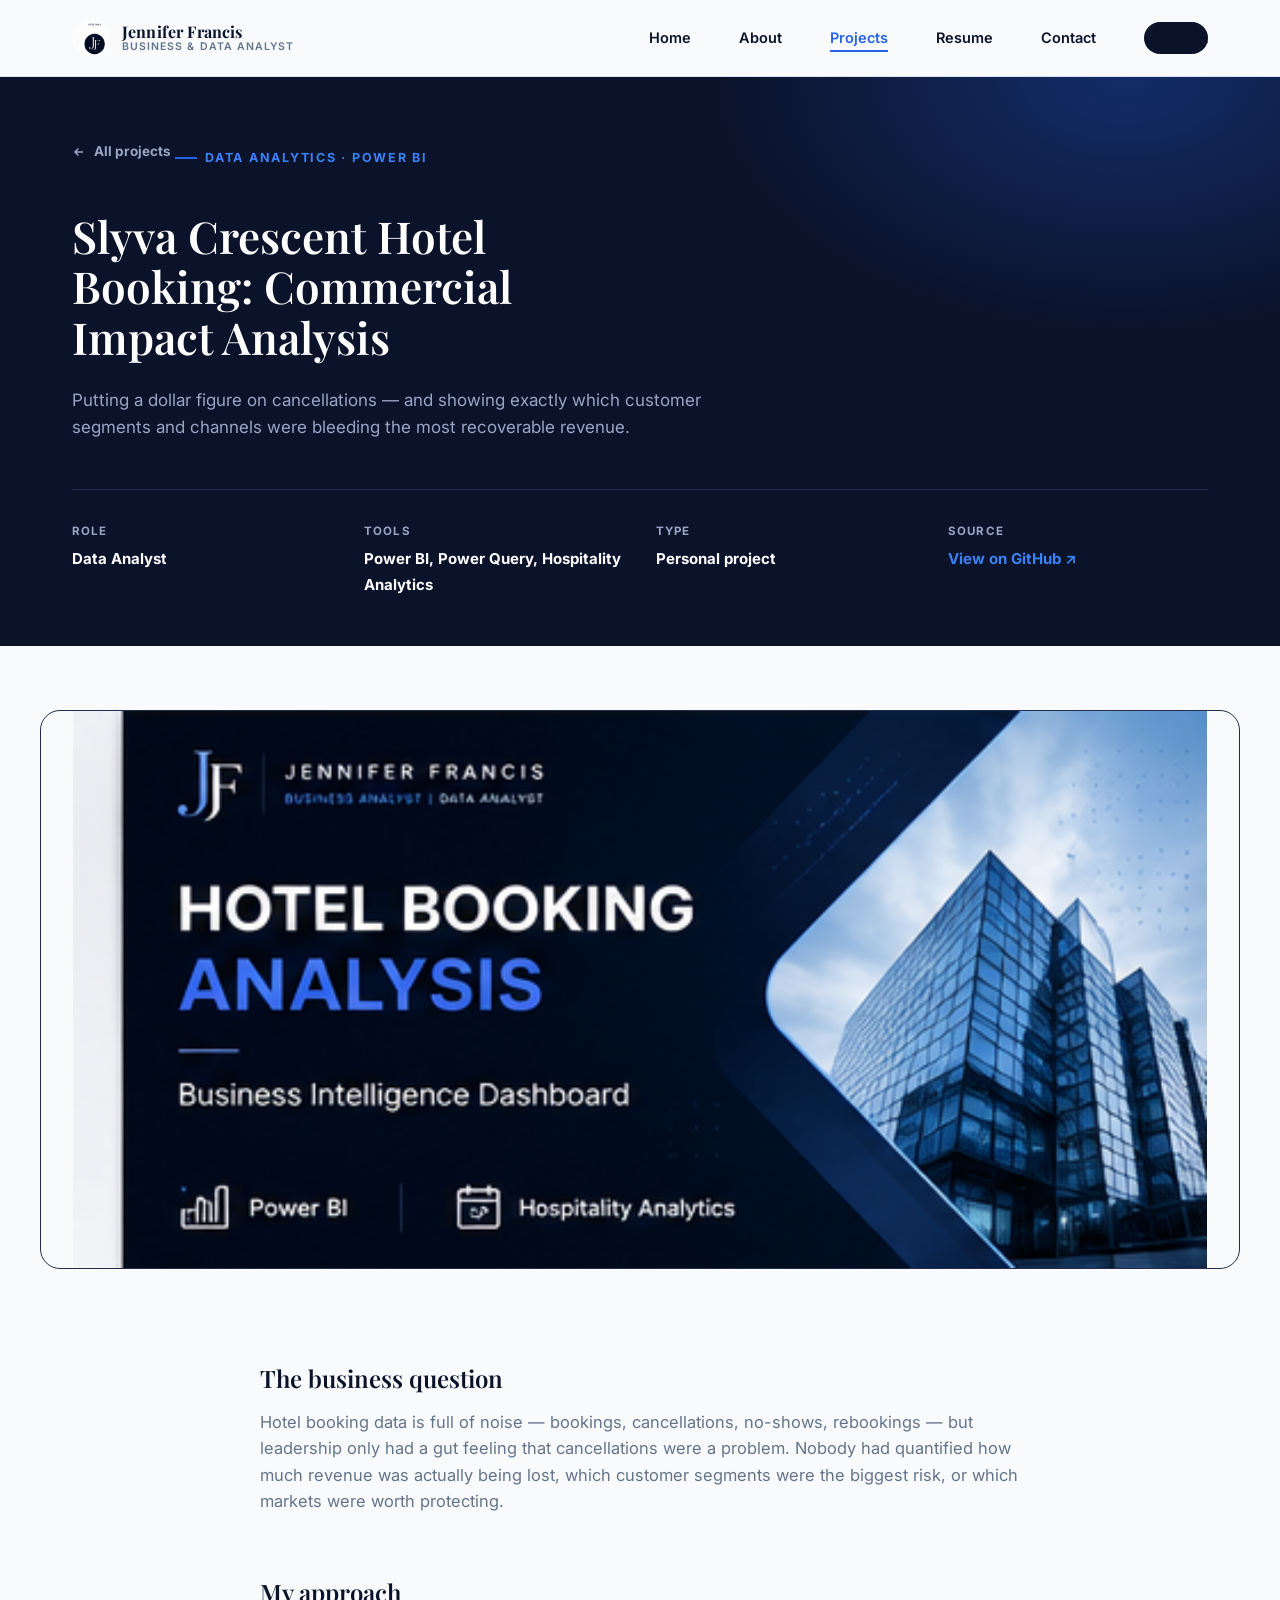
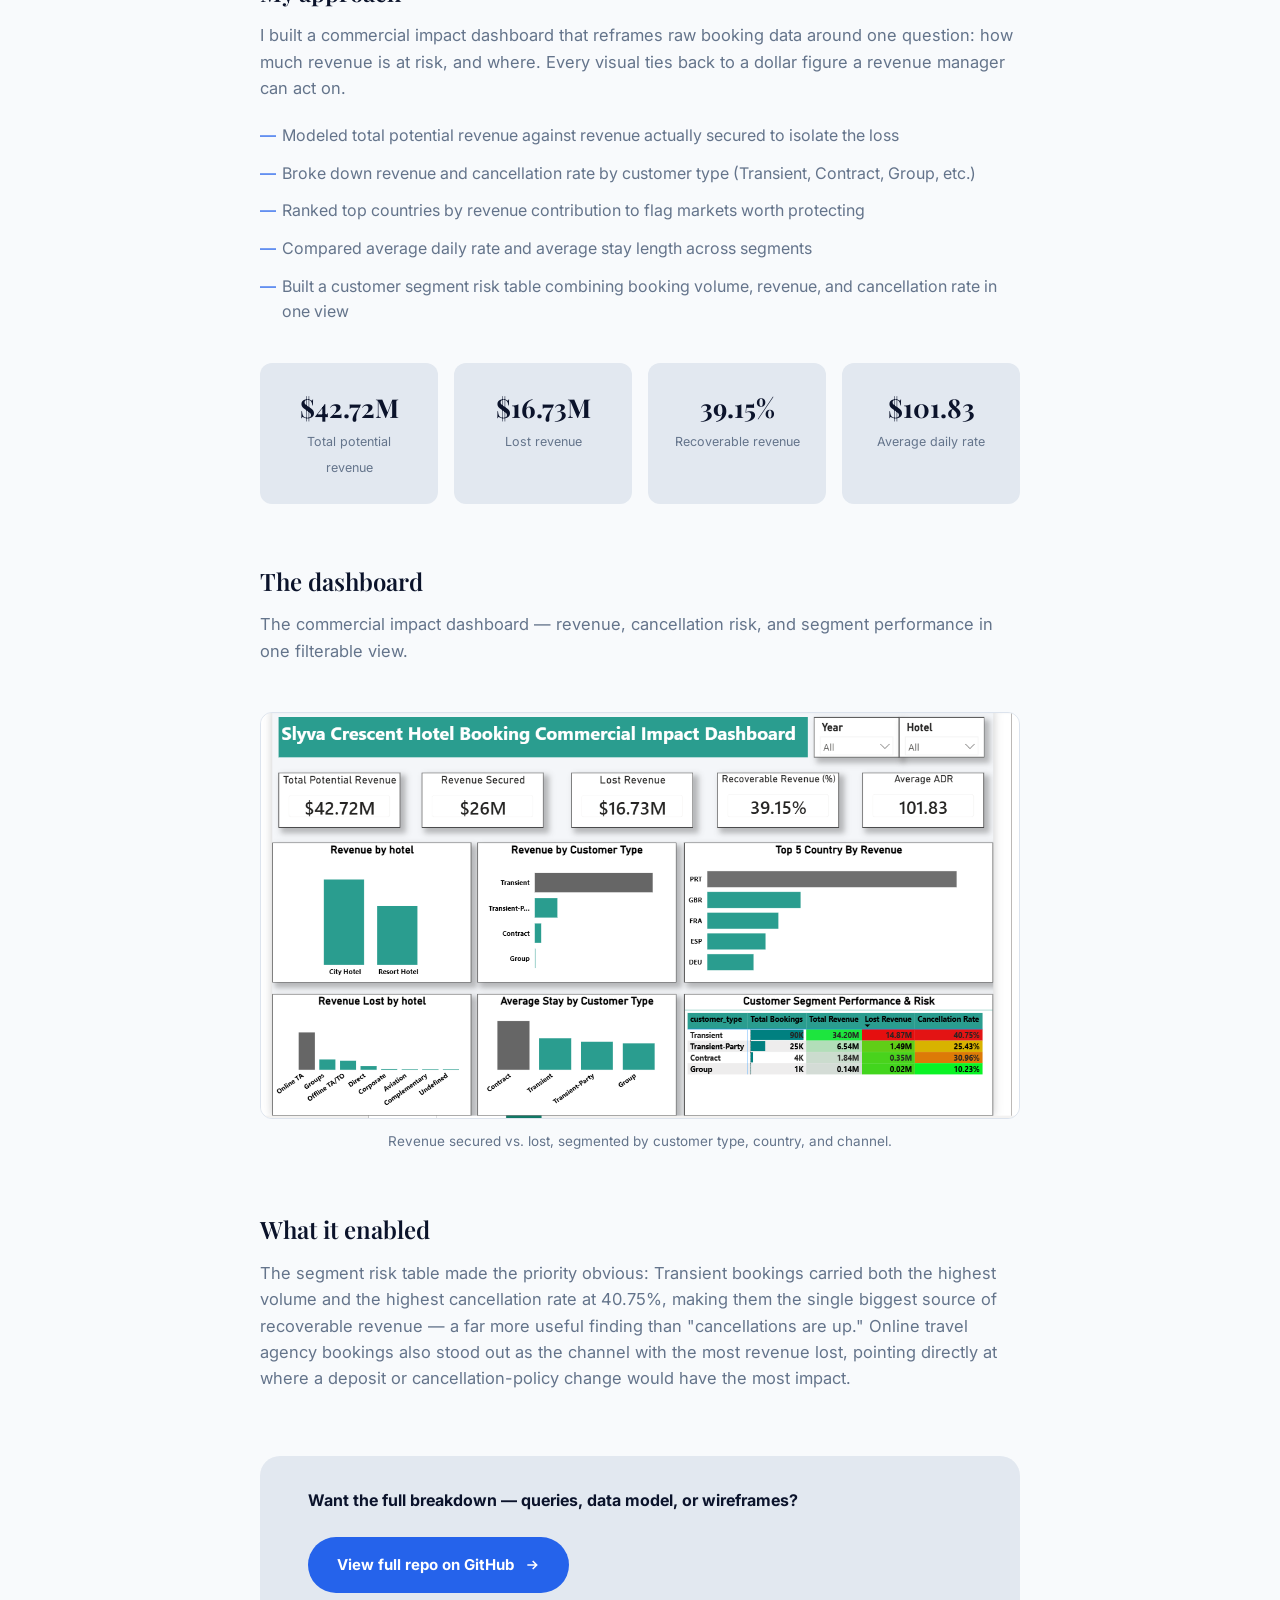
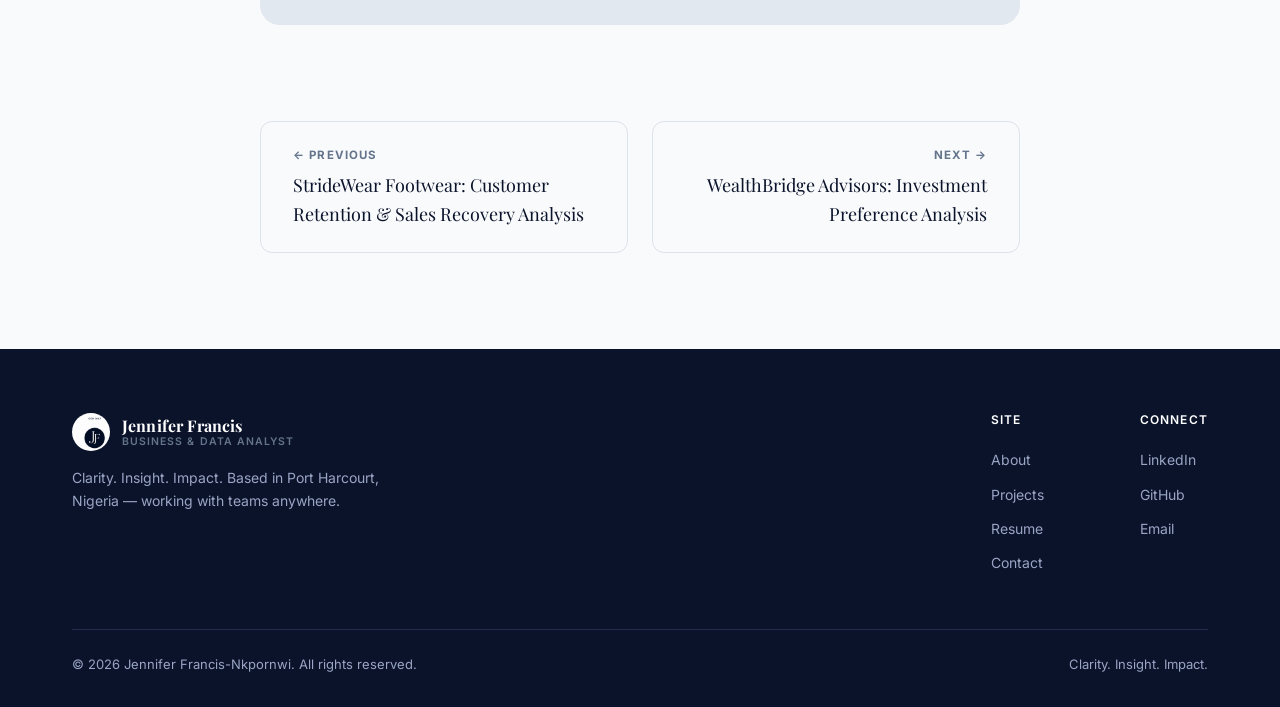
<file: projects/hotel-booking-commercial-analysis.html>
<!DOCTYPE html>
<html lang="en">
<head>
<meta charset="UTF-8">
<meta name="viewport" content="width=device-width, initial-scale=1.0">
<title>Slyva Crescent Hotel Booking Commercial Impact Analysis | Jennifer Francis-Nkpornwi</title>
<meta name="description" content="Power BI dashboard quantifying $16.73M in lost revenue from hotel booking cancellations and identifying recoverable revenue by customer segment.">
<meta name="theme-color" content="#0B132B">
<link rel="icon" type="image/png" href="../images/jf-mark.png">
<link rel="stylesheet" href="../css/style.css">
</head>
<body>

<nav class="site-nav">
  <div class="wrap">
    <a href="../index.html" class="brand">
      <img src="../images/jf-mark.png" alt="JF monogram">
      <span class="brand-text"><strong>Jennifer Francis</strong><span>Business &amp; Data Analyst</span></span>
    </a>
    <button class="nav-toggle" aria-label="Toggle menu" aria-expanded="false"><span></span><span></span><span></span></button>
    <ul class="nav-links">
      <li><a href="../index.html">Home</a></li>
      <li><a href="../about.html">About</a></li>
      <li><a href="../projects.html" class="active">Projects</a></li>
      <li><a href="../resume.html">Resume</a></li>
      <li><a href="../contact.html">Contact</a></li>
      <li><a href="../contact.html" class="nav-cta">Let's talk</a></li>
    </ul>
  </div>
</nav>

<header class="case-hero">
  <div class="wrap">
    <a href="../projects.html" class="case-back"><svg viewBox="0 0 24 24" fill="none" stroke="currentColor" stroke-width="2.4"><path d="M19 12H5M11 6l-6 6 6 6"/></svg> All projects</a>
    <span class="eyebrow" style="color:var(--electric);">Data Analytics · Power BI</span>
    <h1>Slyva Crescent Hotel Booking: Commercial Impact Analysis</h1>
    <p class="dek">Putting a dollar figure on cancellations — and showing exactly which customer segments and channels were bleeding the most recoverable revenue.</p>
    <div class="case-meta">
      <div><span>Role</span><strong>Data Analyst</strong></div>
      <div><span>Tools</span><strong>Power BI, Power Query, Hospitality Analytics</strong></div>
      <div><span>Type</span><strong>Personal project</strong></div>
      <div><span>Source</span><strong><a href="https://github.com/Jennifer-Francis-Nkpornwi/Slyva-Crescent-Hotel-Booking-Analysis-" target="_blank" rel="noopener" style="color:var(--electric);">View on GitHub &#8599;</a></strong></div>
    </div>
  </div>
</header>

<div class="case-cover wrap" style="margin-top:var(--sp-8);">
  <img src="../images/hotel_booking.png" alt="Hotel Booking Performance Dashboard cover">
</div>

<section>
  <div class="wrap">
    <div class="case-body">

      <h2>The business question</h2>
      <p>Hotel booking data is full of noise — bookings, cancellations, no-shows, rebookings — but leadership only had a gut feeling that cancellations were a problem. Nobody had quantified how much revenue was actually being lost, which customer segments were the biggest risk, or which markets were worth protecting.</p>

      <h2>My approach</h2>
      <p>I built a commercial impact dashboard that reframes raw booking data around one question: how much revenue is at risk, and where. Every visual ties back to a dollar figure a revenue manager can act on.</p>
      <ul>
        <li>Modeled total potential revenue against revenue actually secured to isolate the loss</li>
        <li>Broke down revenue and cancellation rate by customer type (Transient, Contract, Group, etc.)</li>
        <li>Ranked top countries by revenue contribution to flag markets worth protecting</li>
        <li>Compared average daily rate and average stay length across segments</li>
        <li>Built a customer segment risk table combining booking volume, revenue, and cancellation rate in one view</li>
      </ul>

      <div class="case-stats">
        <div class="case-stat"><b>$42.72M</b><span>Total potential revenue</span></div>
      <div class="case-stat"><b>$16.73M</b><span>Lost revenue</span></div>
      <div class="case-stat"><b>39.15%</b><span>Recoverable revenue</span></div>
      <div class="case-stat"><b>$101.83</b><span>Average daily rate</span></div>
      </div>

      <h2>The dashboard</h2>
      <p>The commercial impact dashboard — revenue, cancellation risk, and segment performance in one filterable view.</p>
      <figure class="case-figure">
        <img src="../images/case-studies/hotel-booking-dashboard.png" alt="Slyva Crescent Hotel Booking Commercial Impact Dashboard in Power BI">
        <figcaption>Revenue secured vs. lost, segmented by customer type, country, and channel.</figcaption>
      </figure>

      <h2>What it enabled</h2>
      <p>The segment risk table made the priority obvious: Transient bookings carried both the highest volume and the highest cancellation rate at 40.75%, making them the single biggest source of recoverable revenue — a far more useful finding than "cancellations are up." Online travel agency bookings also stood out as the channel with the most revenue lost, pointing directly at where a deposit or cancellation-policy change would have the most impact.</p>

      <div class="case-cta">
        <p>Want the full breakdown — queries, data model, or wireframes?</p>
        <a href="https://github.com/Jennifer-Francis-Nkpornwi/Slyva-Crescent-Hotel-Booking-Analysis-" target="_blank" rel="noopener" class="btn btn-primary">View full repo on GitHub <svg viewBox="0 0 24 24" fill="none" stroke="currentColor" stroke-width="2.4"><path d="M5 12h14M13 6l6 6-6 6"/></svg></a>
      </div>

      <div class="case-nav">
        <a href="customer-retention-sales-recovery.html"><div class="dir">&larr; Previous</div><div class="ttl">StrideWear Footwear: Customer Retention &amp; Sales Recovery Analysis</div></a>
        <a href="wealthbridge-investment-preference-analysis.html" class="next"><div class="dir">Next &rarr;</div><div class="ttl">WealthBridge Advisors: Investment Preference Analysis</div></a>
      </div>

    </div>
  </div>
</section>

<footer>
  <div class="wrap">
    <div class="footer-top">
      <div class="footer-brand">
        <a href="../index.html" class="brand">
          <img src="../images/jf-mark.png" alt="JF monogram">
          <span class="brand-text"><strong style="color:#fff;">Jennifer Francis</strong><span>Business &amp; Data Analyst</span></span>
        </a>
        <p>Clarity. Insight. Impact. Based in Port Harcourt, Nigeria — working with teams anywhere.</p>
      </div>
      <div class="footer-cols">
        <div class="footer-col">
          <h4>Site</h4>
          <a href="../about.html">About</a>
          <a href="../projects.html">Projects</a>
          <a href="../resume.html">Resume</a>
          <a href="../contact.html">Contact</a>
        </div>
        <div class="footer-col">
          <h4>Connect</h4>
          <a href="https://linkedin.com/in/jenniferfrancis-nkpornwi" target="_blank" rel="noopener">LinkedIn</a>
          <a href="https://github.com/Jennifer-Francis-Nkpornwi" target="_blank" rel="noopener">GitHub</a>
          <a href="mailto:jennifer.ezeanyim@gmail.com">Email</a>
        </div>
      </div>
    </div>
    <div class="footer-bottom">
      <span>&copy; <span id="year"></span> Jennifer Francis-Nkpornwi. All rights reserved.</span>
      <span>Clarity. Insight. Impact.</span>
    </div>
  </div>
</footer>

<script src="../js/script.js"></script>
</body>
</html>
</file>
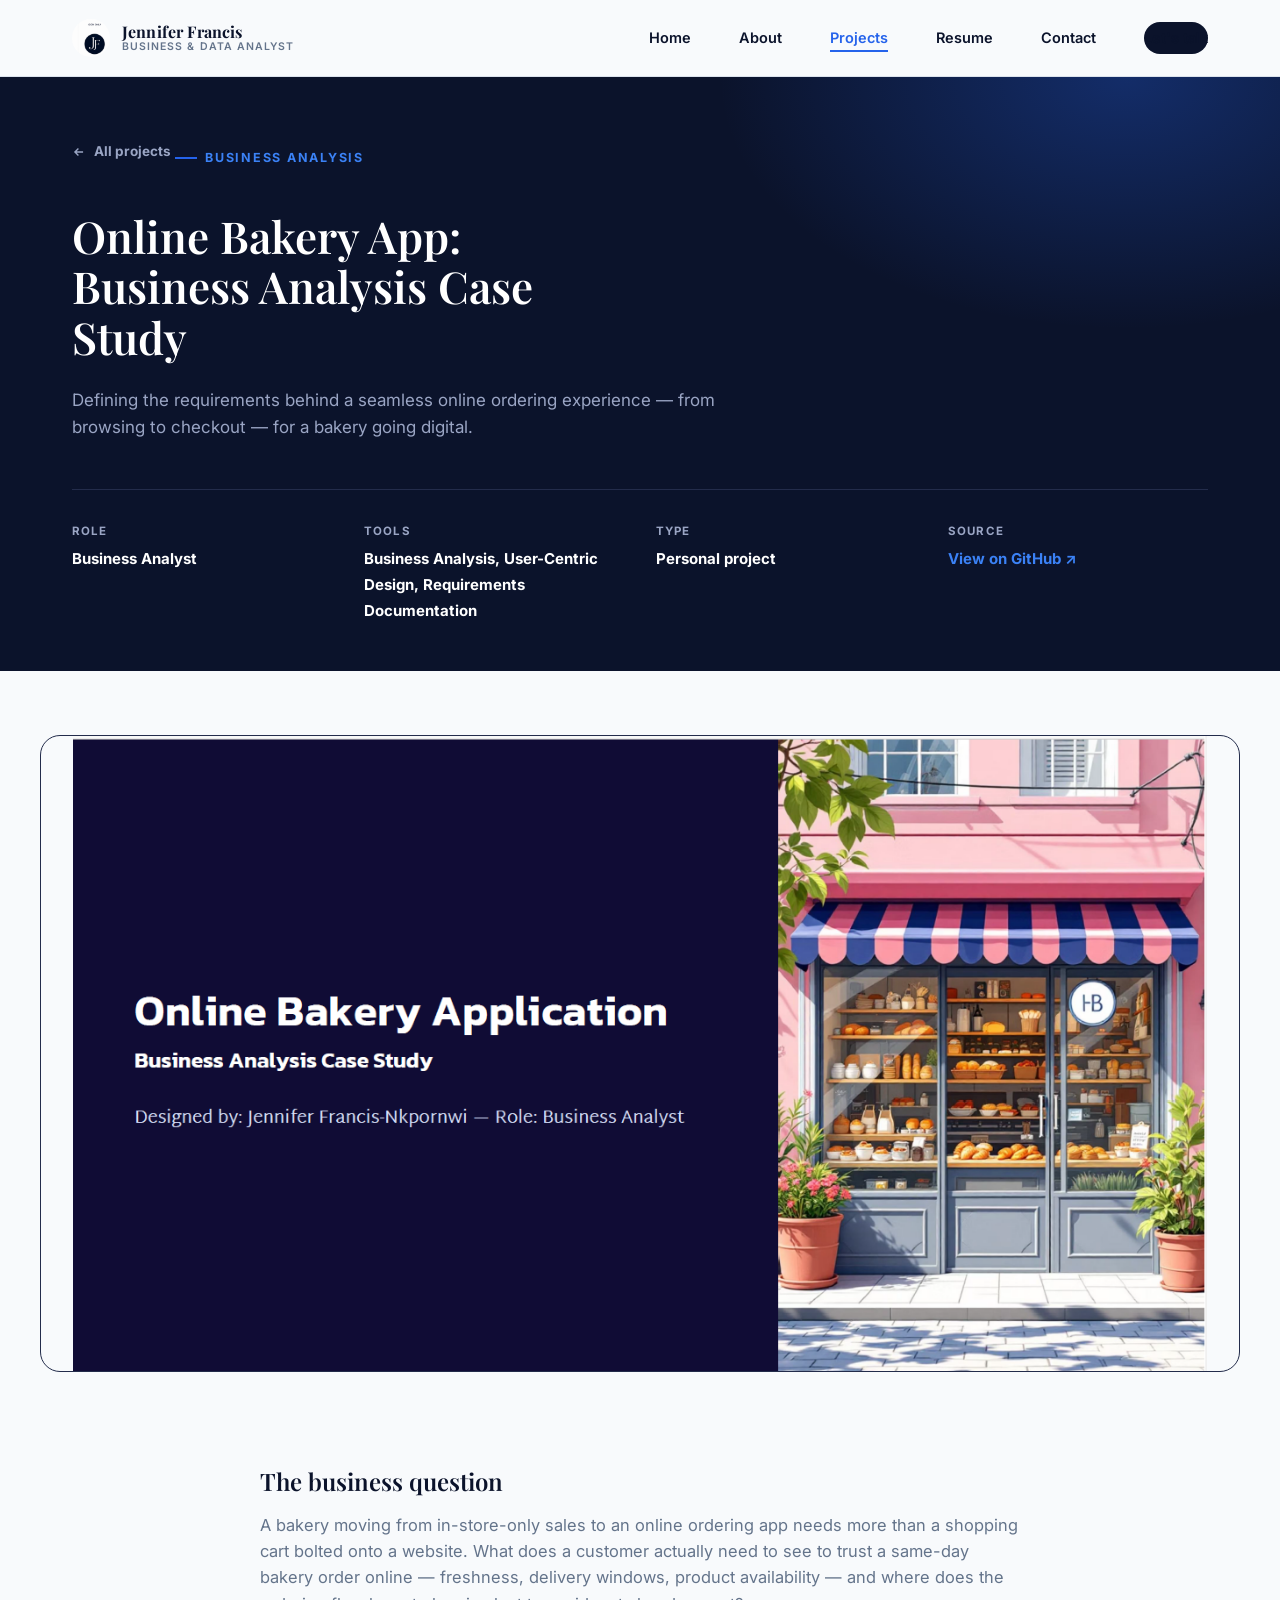
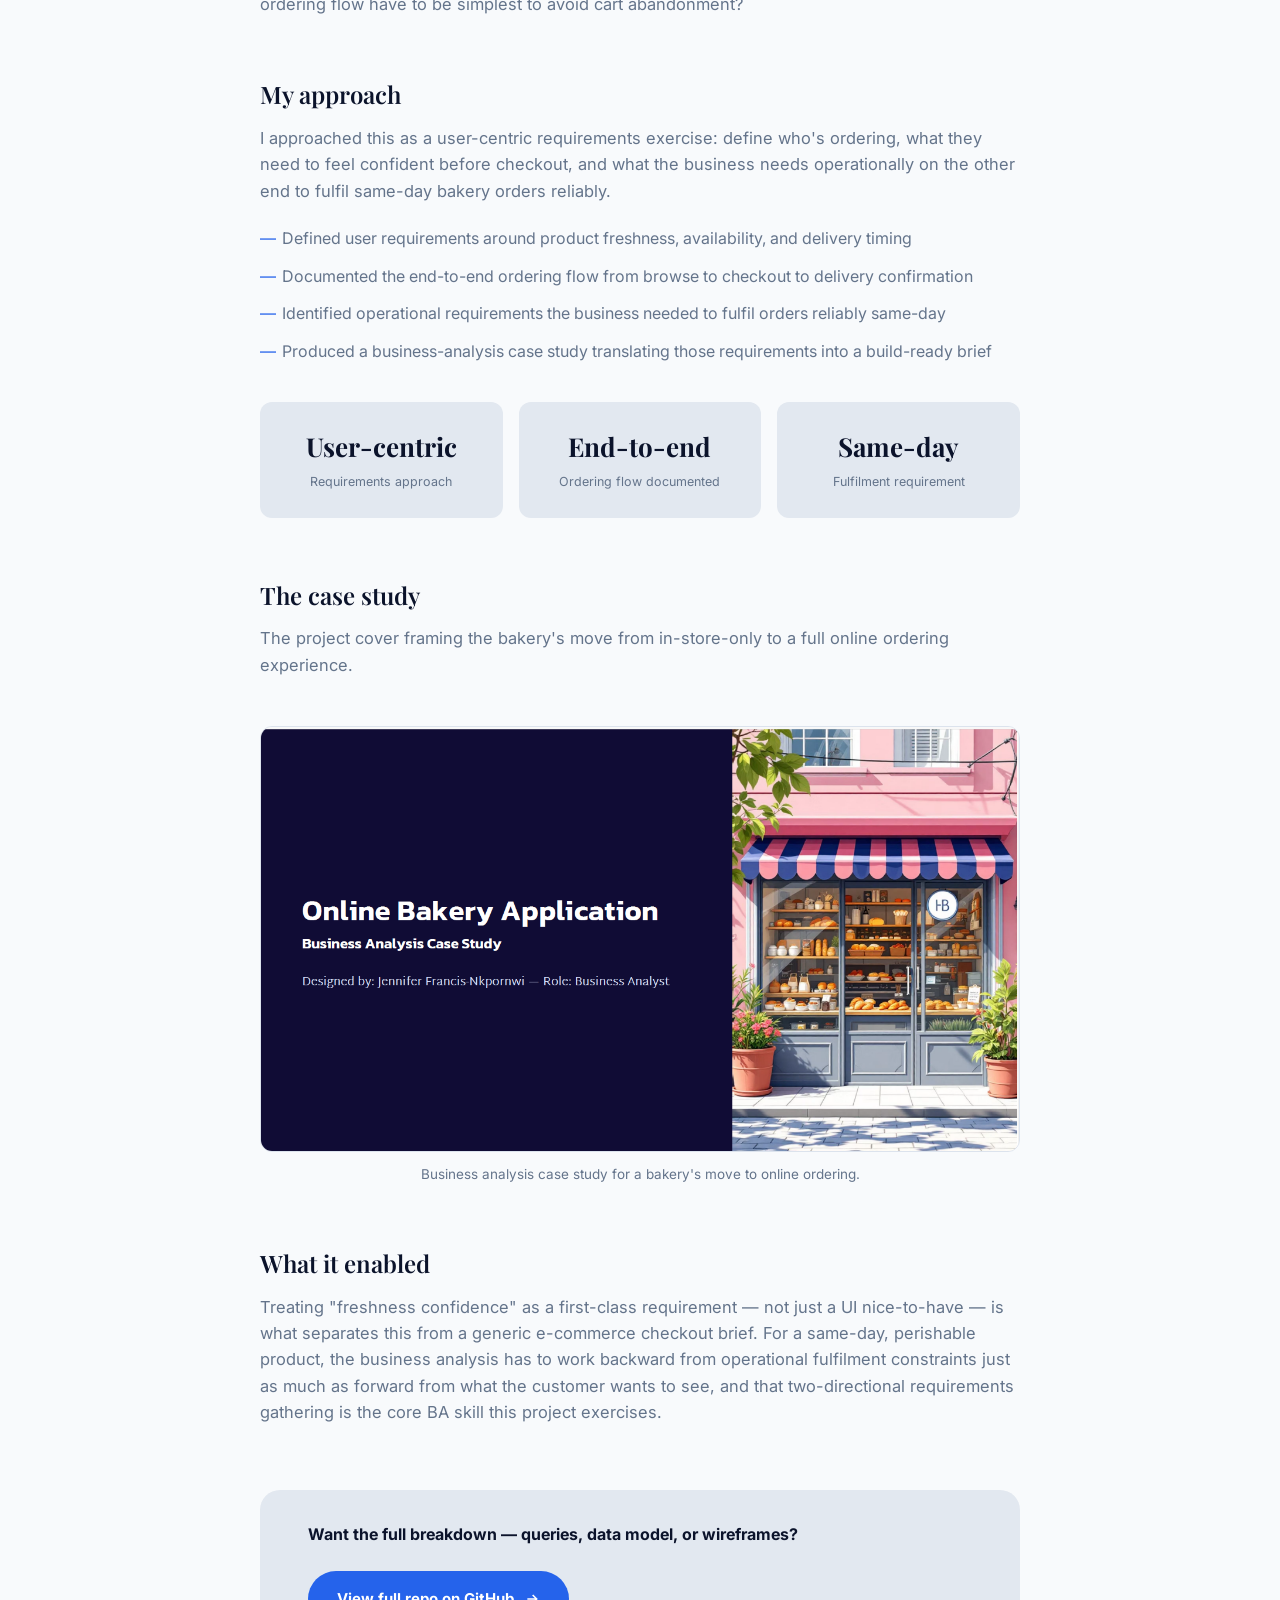
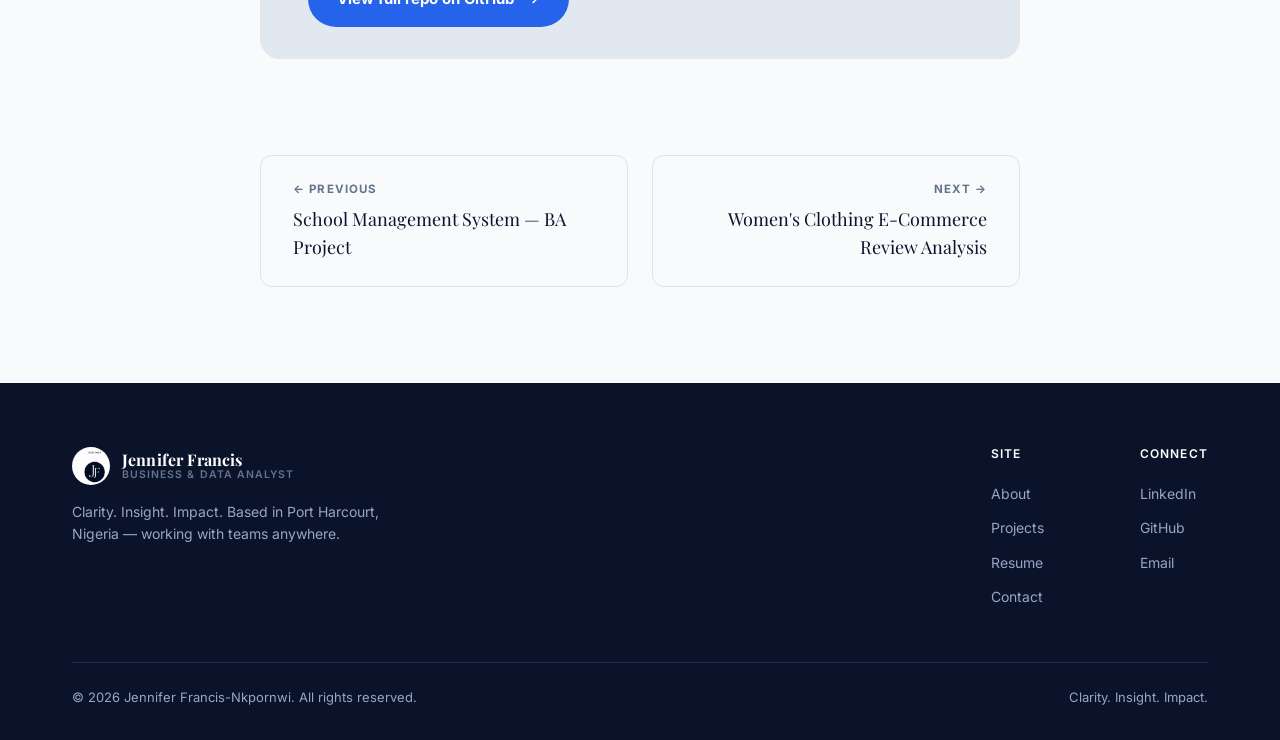
<file: projects/online-bakery-app-analysis.html>
<!DOCTYPE html>
<html lang="en">
<head>
<meta charset="UTF-8">
<meta name="viewport" content="width=device-width, initial-scale=1.0">
<title>Online Bakery App — Business Analysis Case Study | Jennifer Francis-Nkpornwi</title>
<meta name="description" content="Business analysis case study defining requirements for a seamless online ordering experience for a bakery.">
<meta name="theme-color" content="#0B132B">
<link rel="icon" type="image/png" href="../images/jf-mark.png">
<link rel="stylesheet" href="../css/style.css">
</head>
<body>

<nav class="site-nav">
  <div class="wrap">
    <a href="../index.html" class="brand">
      <img src="../images/jf-mark.png" alt="JF monogram">
      <span class="brand-text"><strong>Jennifer Francis</strong><span>Business &amp; Data Analyst</span></span>
    </a>
    <button class="nav-toggle" aria-label="Toggle menu" aria-expanded="false"><span></span><span></span><span></span></button>
    <ul class="nav-links">
      <li><a href="../index.html">Home</a></li>
      <li><a href="../about.html">About</a></li>
      <li><a href="../projects.html" class="active">Projects</a></li>
      <li><a href="../resume.html">Resume</a></li>
      <li><a href="../contact.html">Contact</a></li>
      <li><a href="../contact.html" class="nav-cta">Let's talk</a></li>
    </ul>
  </div>
</nav>

<header class="case-hero">
  <div class="wrap">
    <a href="../projects.html" class="case-back"><svg viewBox="0 0 24 24" fill="none" stroke="currentColor" stroke-width="2.4"><path d="M19 12H5M11 6l-6 6 6 6"/></svg> All projects</a>
    <span class="eyebrow" style="color:var(--electric);">Business Analysis</span>
    <h1>Online Bakery App: Business Analysis Case Study</h1>
    <p class="dek">Defining the requirements behind a seamless online ordering experience — from browsing to checkout — for a bakery going digital.</p>
    <div class="case-meta">
      <div><span>Role</span><strong>Business Analyst</strong></div>
      <div><span>Tools</span><strong>Business Analysis, User-Centric Design, Requirements Documentation</strong></div>
      <div><span>Type</span><strong>Personal project</strong></div>
      <div><span>Source</span><strong><a href="https://github.com/Jennifer-Francis-Nkpornwi/online-bakery-app-analysis" target="_blank" rel="noopener" style="color:var(--electric);">View on GitHub &#8599;</a></strong></div>
    </div>
  </div>
</header>

<div class="case-cover wrap" style="margin-top:var(--sp-8);">
  <img src="../images/case-studies/online-bakery-cover.png" alt="Online Bakery Application Business Analysis Case Study cover">
</div>

<section>
  <div class="wrap">
    <div class="case-body">

      <h2>The business question</h2>
      <p>A bakery moving from in-store-only sales to an online ordering app needs more than a shopping cart bolted onto a website. What does a customer actually need to see to trust a same-day bakery order online — freshness, delivery windows, product availability — and where does the ordering flow have to be simplest to avoid cart abandonment?</p>

      <h2>My approach</h2>
      <p>I approached this as a user-centric requirements exercise: define who's ordering, what they need to feel confident before checkout, and what the business needs operationally on the other end to fulfil same-day bakery orders reliably.</p>
      <ul>
        <li>Defined user requirements around product freshness, availability, and delivery timing</li>
        <li>Documented the end-to-end ordering flow from browse to checkout to delivery confirmation</li>
        <li>Identified operational requirements the business needed to fulfil orders reliably same-day</li>
        <li>Produced a business-analysis case study translating those requirements into a build-ready brief</li>
      </ul>

      <div class="case-stats">
        <div class="case-stat"><b>User-centric</b><span>Requirements approach</span></div>
      <div class="case-stat"><b>End-to-end</b><span>Ordering flow documented</span></div>
      <div class="case-stat"><b>Same-day</b><span>Fulfilment requirement</span></div>
      </div>

      <h2>The case study</h2>
      <p>The project cover framing the bakery's move from in-store-only to a full online ordering experience.</p>
      <figure class="case-figure">
        <img src="../images/case-studies/online-bakery-cover.png" alt="Online Bakery Application business analysis case study cover">
        <figcaption>Business analysis case study for a bakery's move to online ordering.</figcaption>
      </figure>

      <h2>What it enabled</h2>
      <p>Treating "freshness confidence" as a first-class requirement — not just a UI nice-to-have — is what separates this from a generic e-commerce checkout brief. For a same-day, perishable product, the business analysis has to work backward from operational fulfilment constraints just as much as forward from what the customer wants to see, and that two-directional requirements gathering is the core BA skill this project exercises.</p>

      <div class="case-cta">
        <p>Want the full breakdown — queries, data model, or wireframes?</p>
        <a href="https://github.com/Jennifer-Francis-Nkpornwi/online-bakery-app-analysis" target="_blank" rel="noopener" class="btn btn-primary">View full repo on GitHub <svg viewBox="0 0 24 24" fill="none" stroke="currentColor" stroke-width="2.4"><path d="M5 12h14M13 6l6 6-6 6"/></svg></a>
      </div>

      <div class="case-nav">
        <a href="school-management-system.html"><div class="dir">&larr; Previous</div><div class="ttl">School Management System — BA Project</div></a>
        <a href="women-clothing-review-analysis.html" class="next"><div class="dir">Next &rarr;</div><div class="ttl">Women's Clothing E-Commerce Review Analysis</div></a>
      </div>

    </div>
  </div>
</section>

<footer>
  <div class="wrap">
    <div class="footer-top">
      <div class="footer-brand">
        <a href="../index.html" class="brand">
          <img src="../images/jf-mark.png" alt="JF monogram">
          <span class="brand-text"><strong style="color:#fff;">Jennifer Francis</strong><span>Business &amp; Data Analyst</span></span>
        </a>
        <p>Clarity. Insight. Impact. Based in Port Harcourt, Nigeria — working with teams anywhere.</p>
      </div>
      <div class="footer-cols">
        <div class="footer-col">
          <h4>Site</h4>
          <a href="../about.html">About</a>
          <a href="../projects.html">Projects</a>
          <a href="../resume.html">Resume</a>
          <a href="../contact.html">Contact</a>
        </div>
        <div class="footer-col">
          <h4>Connect</h4>
          <a href="https://linkedin.com/in/jenniferfrancis-nkpornwi" target="_blank" rel="noopener">LinkedIn</a>
          <a href="https://github.com/Jennifer-Francis-Nkpornwi" target="_blank" rel="noopener">GitHub</a>
          <a href="mailto:jennifer.ezeanyim@gmail.com">Email</a>
        </div>
      </div>
    </div>
    <div class="footer-bottom">
      <span>&copy; <span id="year"></span> Jennifer Francis-Nkpornwi. All rights reserved.</span>
      <span>Clarity. Insight. Impact.</span>
    </div>
  </div>
</footer>

<script src="../js/script.js"></script>
</body>
</html>
</file>
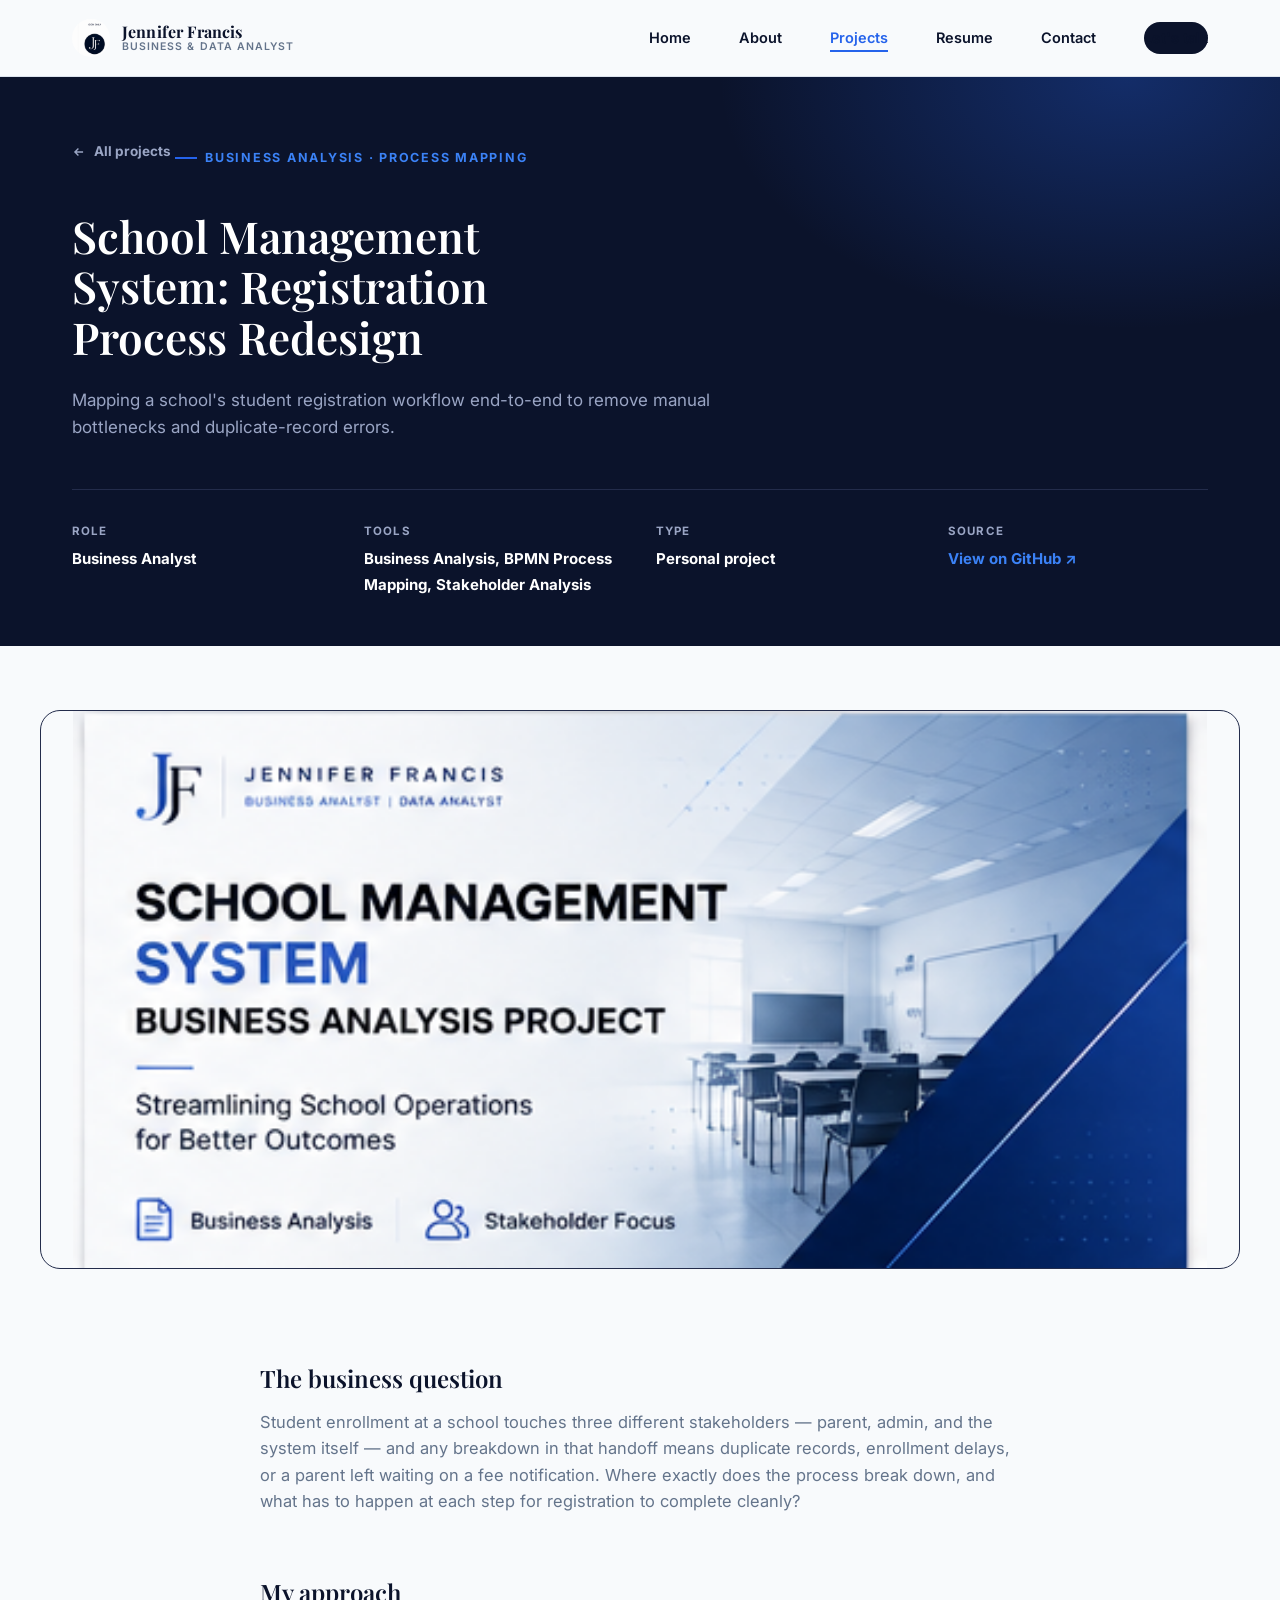
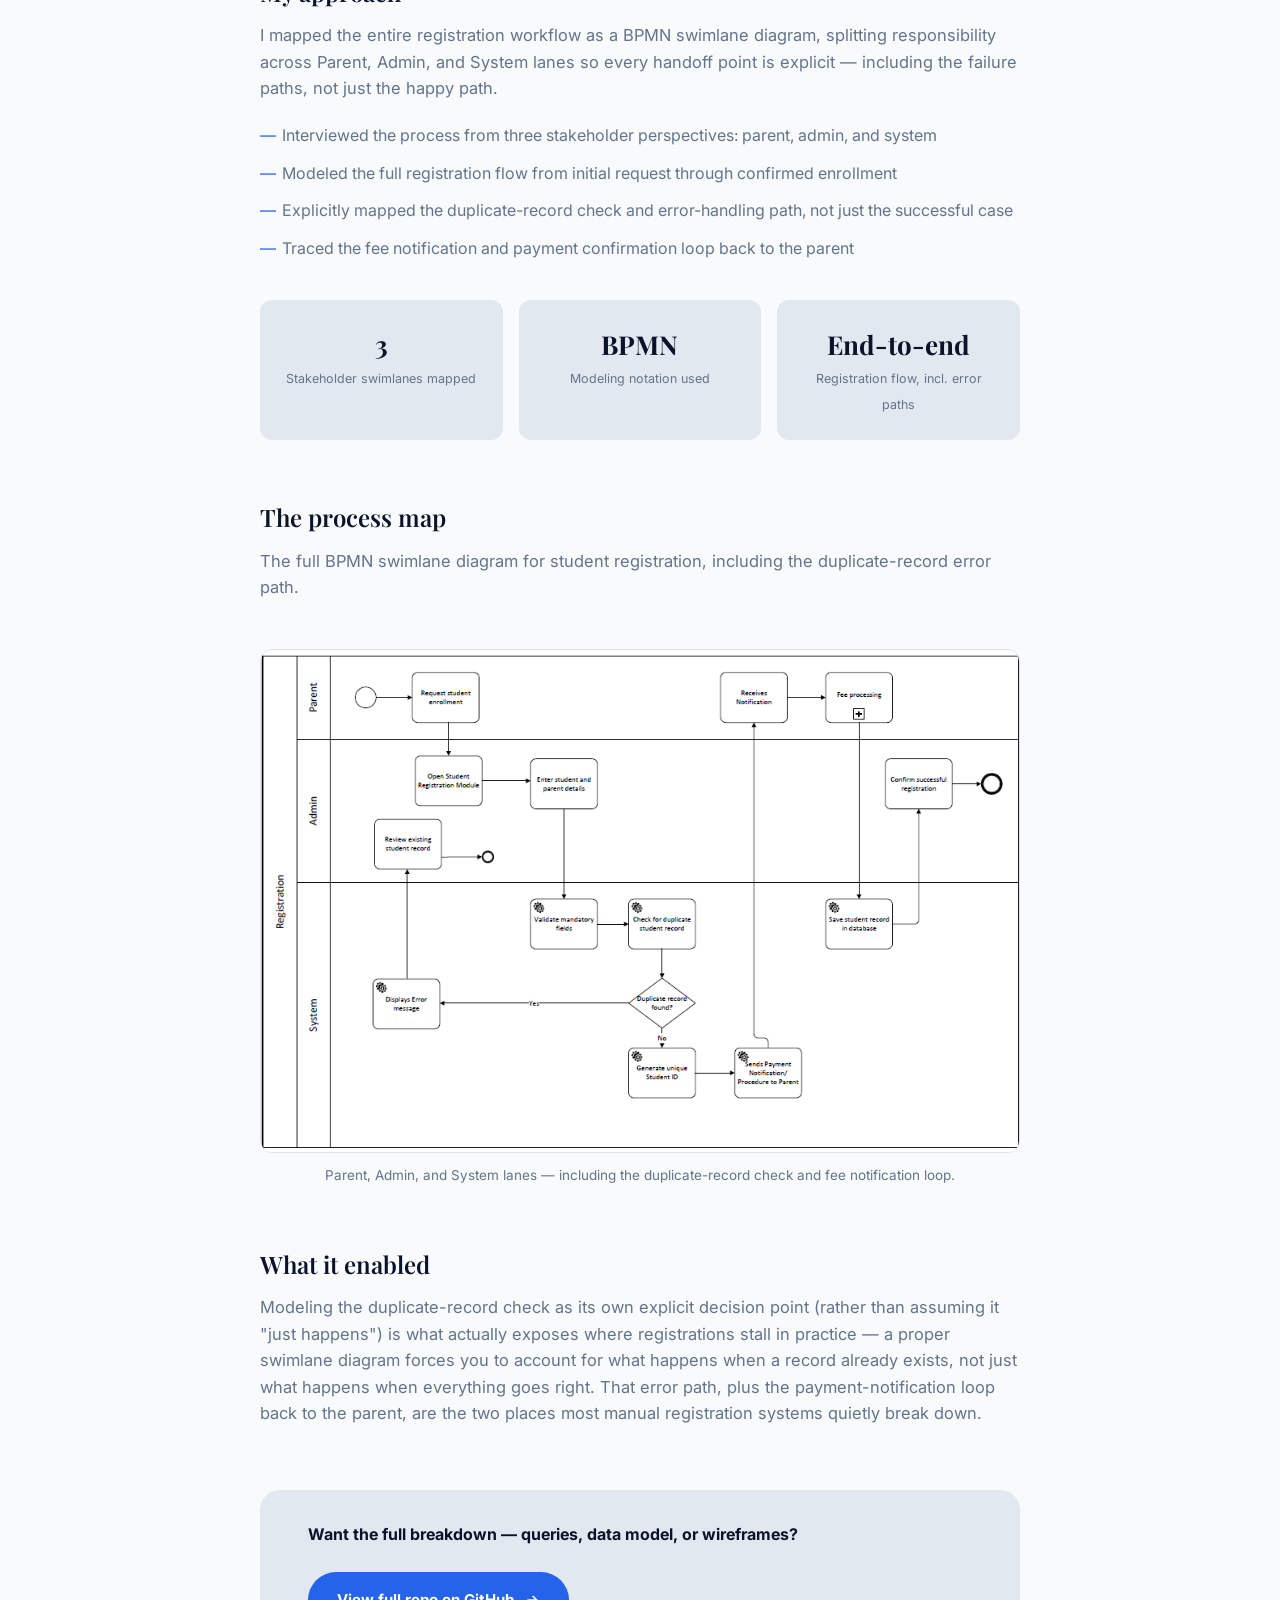
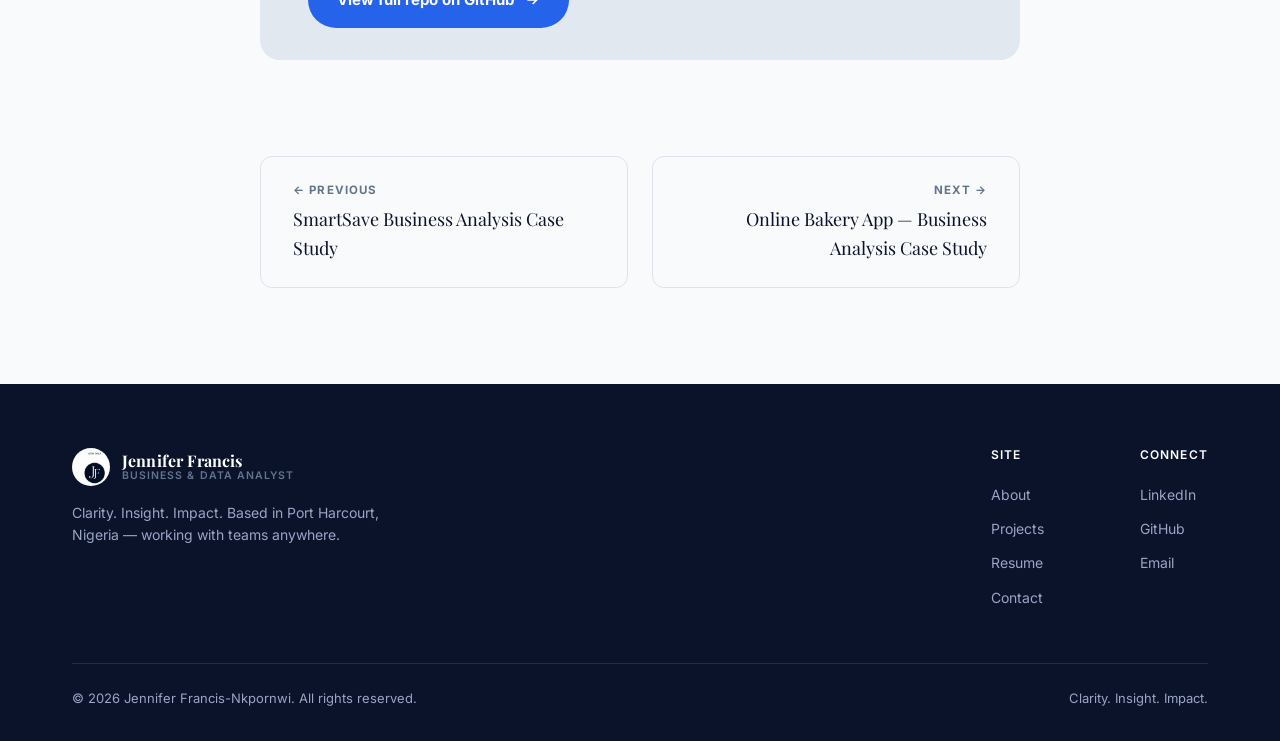
<file: projects/school-management-system.html>
<!DOCTYPE html>
<html lang="en">
<head>
<meta charset="UTF-8">
<meta name="viewport" content="width=device-width, initial-scale=1.0">
<title>School Management System — BA Project | Jennifer Francis-Nkpornwi</title>
<meta name="description" content="Business process mapping and requirements analysis for a school student registration system, including BPMN swimlane diagrams.">
<meta name="theme-color" content="#0B132B">
<link rel="icon" type="image/png" href="../images/jf-mark.png">
<link rel="stylesheet" href="../css/style.css">
</head>
<body>

<nav class="site-nav">
  <div class="wrap">
    <a href="../index.html" class="brand">
      <img src="../images/jf-mark.png" alt="JF monogram">
      <span class="brand-text"><strong>Jennifer Francis</strong><span>Business &amp; Data Analyst</span></span>
    </a>
    <button class="nav-toggle" aria-label="Toggle menu" aria-expanded="false"><span></span><span></span><span></span></button>
    <ul class="nav-links">
      <li><a href="../index.html">Home</a></li>
      <li><a href="../about.html">About</a></li>
      <li><a href="../projects.html" class="active">Projects</a></li>
      <li><a href="../resume.html">Resume</a></li>
      <li><a href="../contact.html">Contact</a></li>
      <li><a href="../contact.html" class="nav-cta">Let's talk</a></li>
    </ul>
  </div>
</nav>

<header class="case-hero">
  <div class="wrap">
    <a href="../projects.html" class="case-back"><svg viewBox="0 0 24 24" fill="none" stroke="currentColor" stroke-width="2.4"><path d="M19 12H5M11 6l-6 6 6 6"/></svg> All projects</a>
    <span class="eyebrow" style="color:var(--electric);">Business Analysis · Process Mapping</span>
    <h1>School Management System: Registration Process Redesign</h1>
    <p class="dek">Mapping a school's student registration workflow end-to-end to remove manual bottlenecks and duplicate-record errors.</p>
    <div class="case-meta">
      <div><span>Role</span><strong>Business Analyst</strong></div>
      <div><span>Tools</span><strong>Business Analysis, BPMN Process Mapping, Stakeholder Analysis</strong></div>
      <div><span>Type</span><strong>Personal project</strong></div>
      <div><span>Source</span><strong><a href="https://github.com/Jennifer-Francis-Nkpornwi/school-management-system-ba-project" target="_blank" rel="noopener" style="color:var(--electric);">View on GitHub &#8599;</a></strong></div>
    </div>
  </div>
</header>

<div class="case-cover wrap" style="margin-top:var(--sp-8);">
  <img src="../images/school_mgmt.png" alt="School Management System Business Analysis Project cover">
</div>

<section>
  <div class="wrap">
    <div class="case-body">

      <h2>The business question</h2>
      <p>Student enrollment at a school touches three different stakeholders — parent, admin, and the system itself — and any breakdown in that handoff means duplicate records, enrollment delays, or a parent left waiting on a fee notification. Where exactly does the process break down, and what has to happen at each step for registration to complete cleanly?</p>

      <h2>My approach</h2>
      <p>I mapped the entire registration workflow as a BPMN swimlane diagram, splitting responsibility across Parent, Admin, and System lanes so every handoff point is explicit — including the failure paths, not just the happy path.</p>
      <ul>
        <li>Interviewed the process from three stakeholder perspectives: parent, admin, and system</li>
        <li>Modeled the full registration flow from initial request through confirmed enrollment</li>
        <li>Explicitly mapped the duplicate-record check and error-handling path, not just the successful case</li>
        <li>Traced the fee notification and payment confirmation loop back to the parent</li>
      </ul>

      <div class="case-stats">
        <div class="case-stat"><b>3</b><span>Stakeholder swimlanes mapped</span></div>
      <div class="case-stat"><b>BPMN</b><span>Modeling notation used</span></div>
      <div class="case-stat"><b>End-to-end</b><span>Registration flow, incl. error paths</span></div>
      </div>

      <h2>The process map</h2>
      <p>The full BPMN swimlane diagram for student registration, including the duplicate-record error path.</p>
      <figure class="case-figure">
        <img src="../images/case-studies/school-mgmt-bpmn.png" alt="BPMN swimlane diagram of the school student registration process across Parent, Admin, and System lanes">
        <figcaption>Parent, Admin, and System lanes — including the duplicate-record check and fee notification loop.</figcaption>
      </figure>

      <h2>What it enabled</h2>
      <p>Modeling the duplicate-record check as its own explicit decision point (rather than assuming it "just happens") is what actually exposes where registrations stall in practice — a proper swimlane diagram forces you to account for what happens when a record already exists, not just what happens when everything goes right. That error path, plus the payment-notification loop back to the parent, are the two places most manual registration systems quietly break down.</p>

      <div class="case-cta">
        <p>Want the full breakdown — queries, data model, or wireframes?</p>
        <a href="https://github.com/Jennifer-Francis-Nkpornwi/school-management-system-ba-project" target="_blank" rel="noopener" class="btn btn-primary">View full repo on GitHub <svg viewBox="0 0 24 24" fill="none" stroke="currentColor" stroke-width="2.4"><path d="M5 12h14M13 6l6 6-6 6"/></svg></a>
      </div>

      <div class="case-nav">
        <a href="smartsave-business-analysis.html"><div class="dir">&larr; Previous</div><div class="ttl">SmartSave Business Analysis Case Study</div></a>
        <a href="online-bakery-app-analysis.html" class="next"><div class="dir">Next &rarr;</div><div class="ttl">Online Bakery App — Business Analysis Case Study</div></a>
      </div>

    </div>
  </div>
</section>

<footer>
  <div class="wrap">
    <div class="footer-top">
      <div class="footer-brand">
        <a href="../index.html" class="brand">
          <img src="../images/jf-mark.png" alt="JF monogram">
          <span class="brand-text"><strong style="color:#fff;">Jennifer Francis</strong><span>Business &amp; Data Analyst</span></span>
        </a>
        <p>Clarity. Insight. Impact. Based in Port Harcourt, Nigeria — working with teams anywhere.</p>
      </div>
      <div class="footer-cols">
        <div class="footer-col">
          <h4>Site</h4>
          <a href="../about.html">About</a>
          <a href="../projects.html">Projects</a>
          <a href="../resume.html">Resume</a>
          <a href="../contact.html">Contact</a>
        </div>
        <div class="footer-col">
          <h4>Connect</h4>
          <a href="https://linkedin.com/in/jenniferfrancis-nkpornwi" target="_blank" rel="noopener">LinkedIn</a>
          <a href="https://github.com/Jennifer-Francis-Nkpornwi" target="_blank" rel="noopener">GitHub</a>
          <a href="mailto:jennifer.ezeanyim@gmail.com">Email</a>
        </div>
      </div>
    </div>
    <div class="footer-bottom">
      <span>&copy; <span id="year"></span> Jennifer Francis-Nkpornwi. All rights reserved.</span>
      <span>Clarity. Insight. Impact.</span>
    </div>
  </div>
</footer>

<script src="../js/script.js"></script>
</body>
</html>
</file>
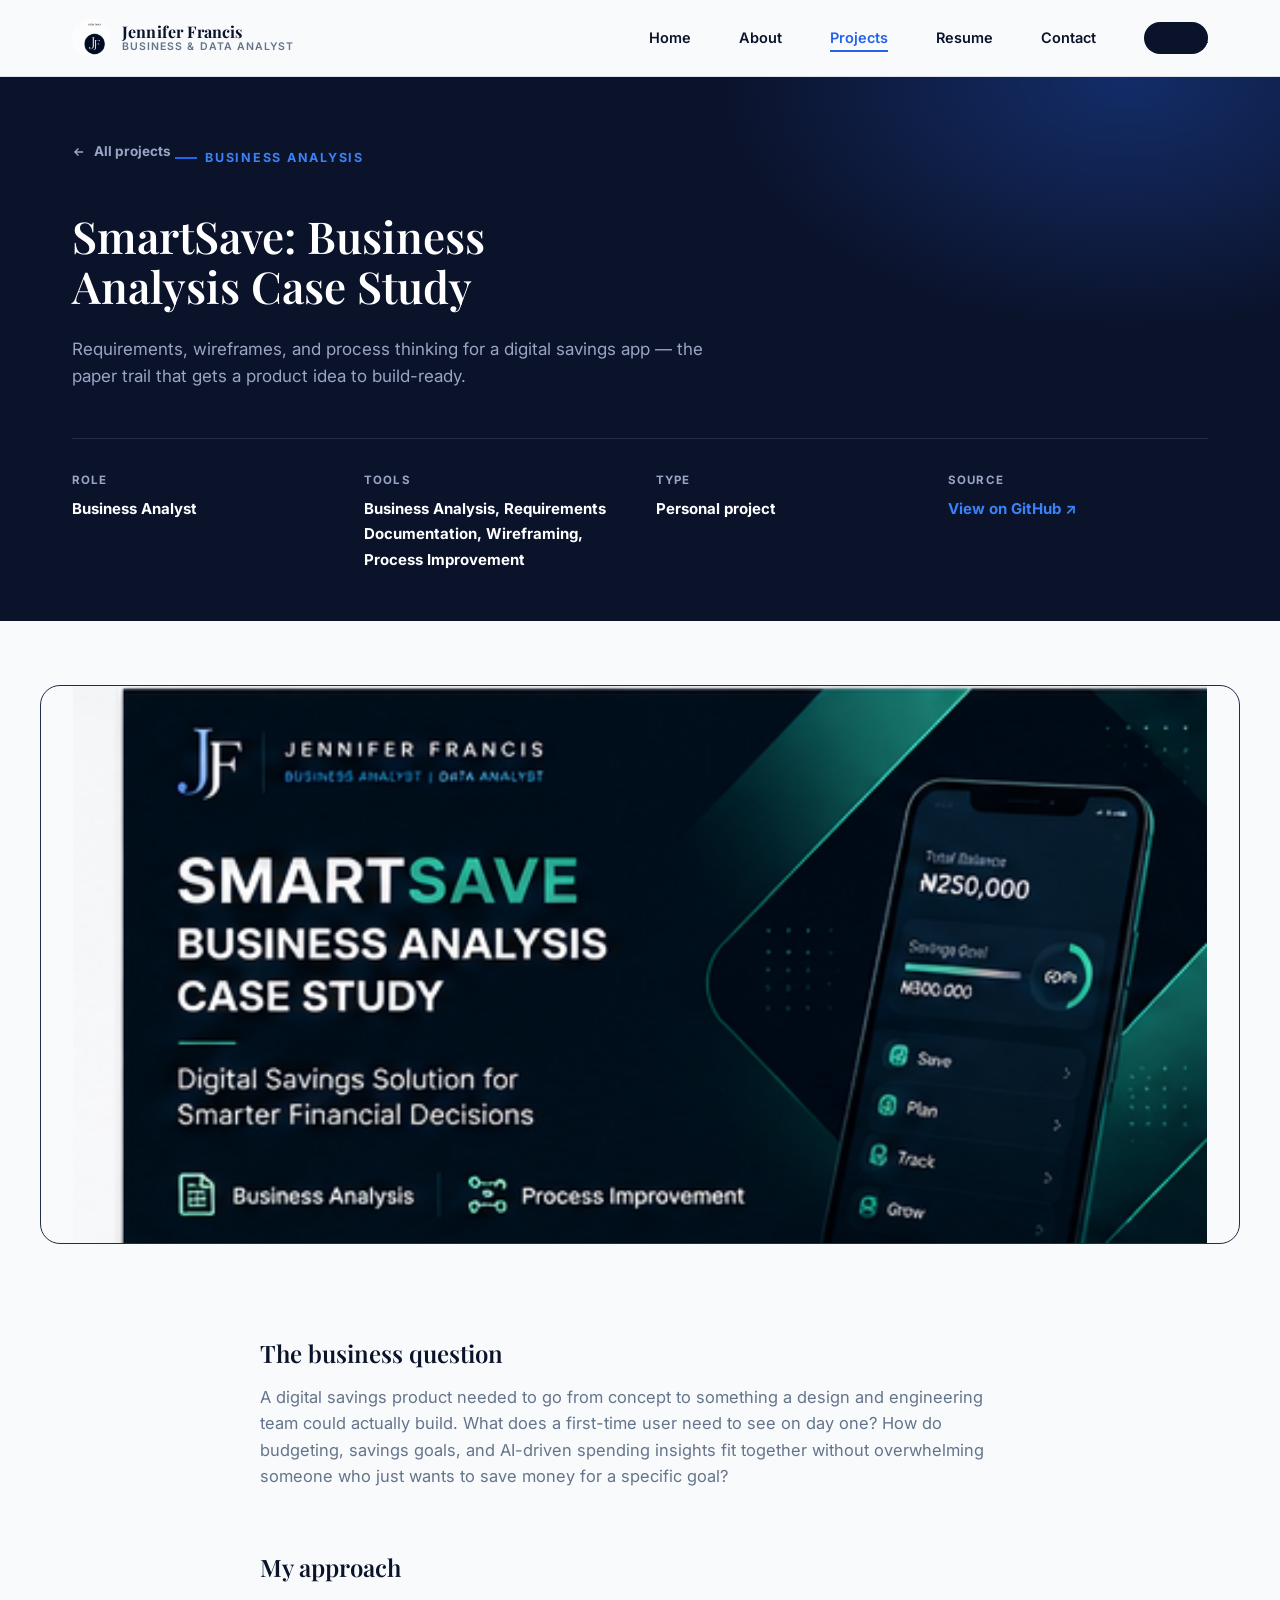
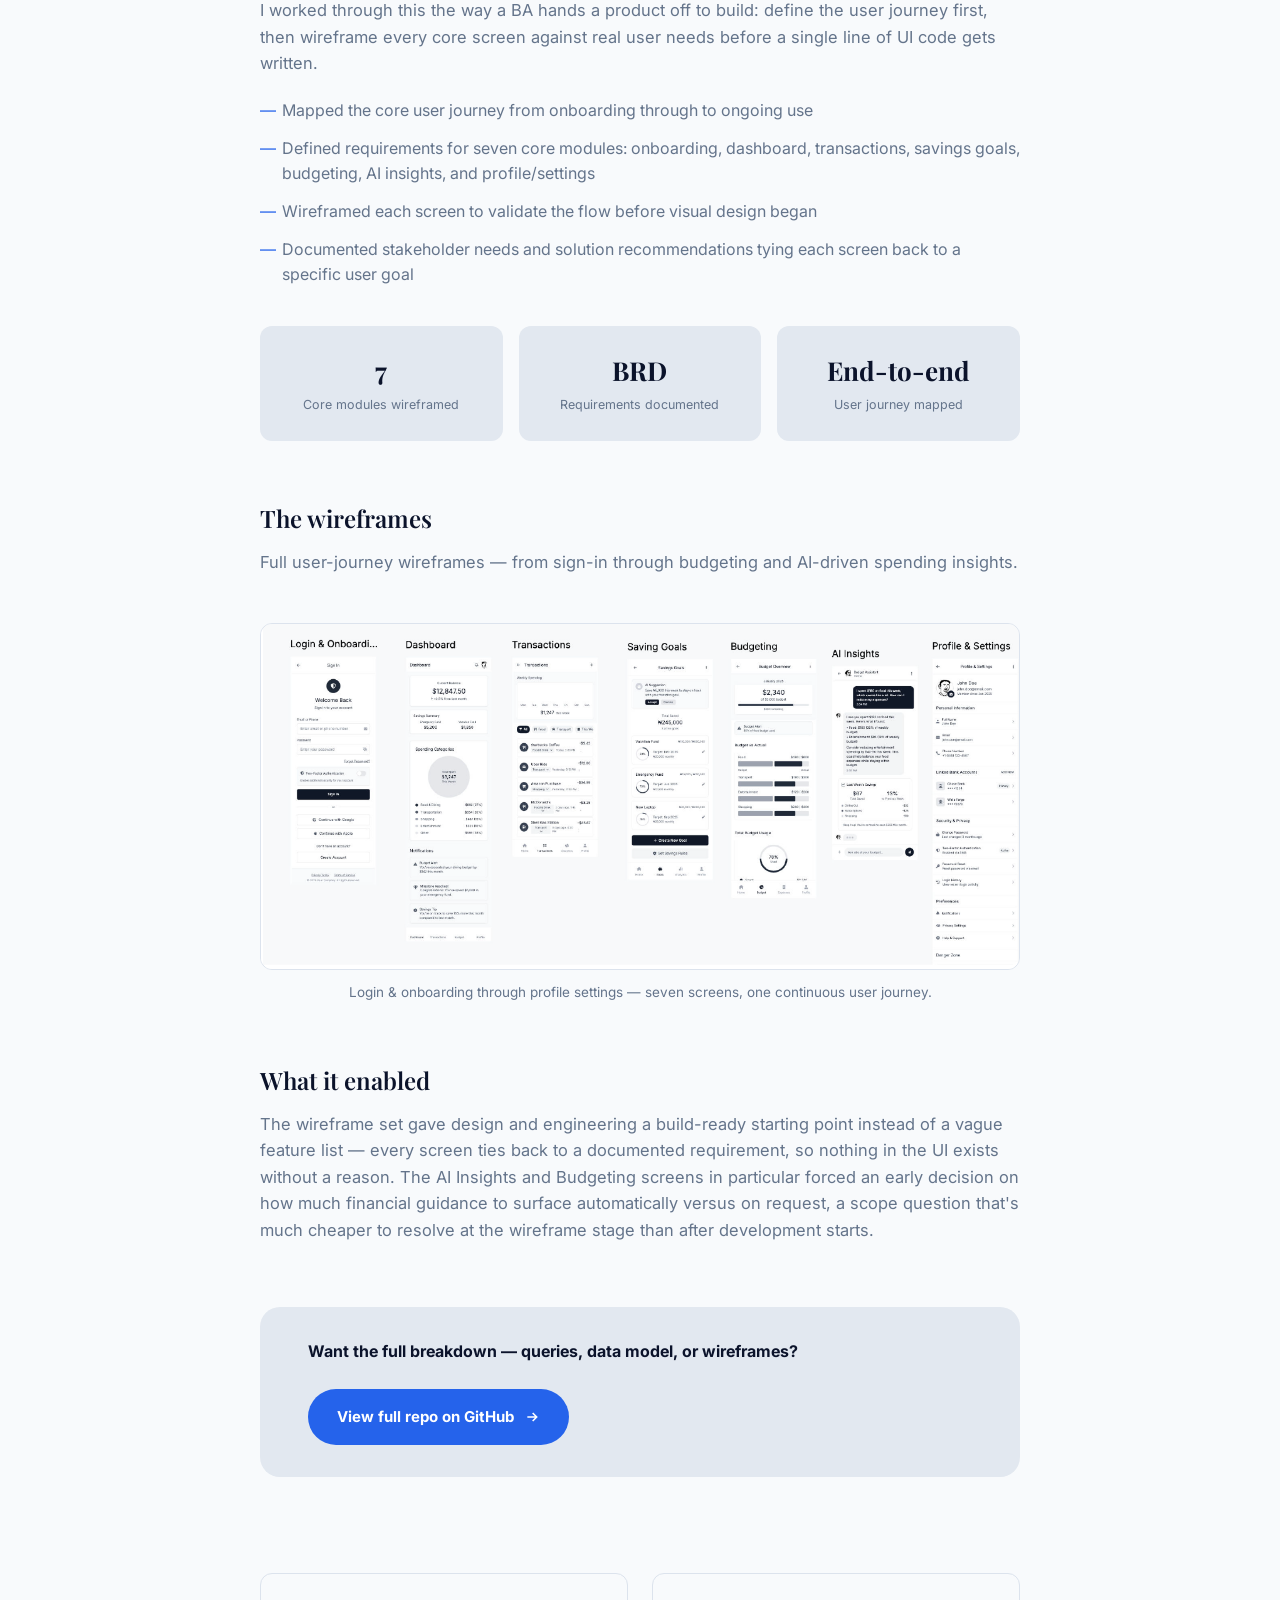
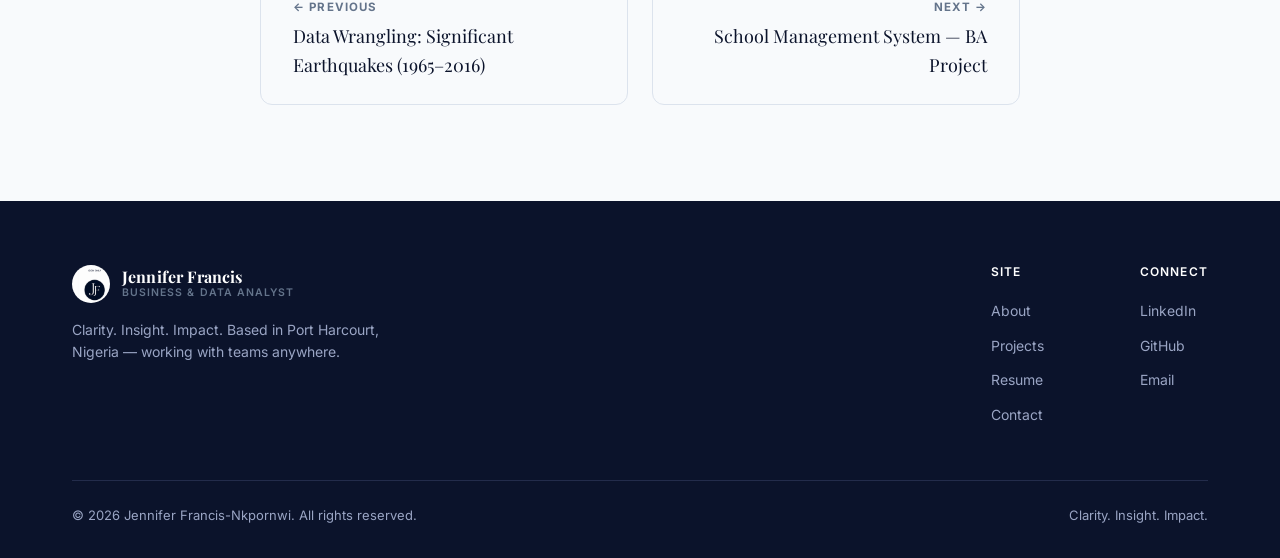
<file: projects/smartsave-business-analysis.html>
<!DOCTYPE html>
<html lang="en">
<head>
<meta charset="UTF-8">
<meta name="viewport" content="width=device-width, initial-scale=1.0">
<title>SmartSave Business Analysis Case Study | Jennifer Francis-Nkpornwi</title>
<meta name="description" content="Full business analysis deliverable set — requirements, wireframes, and stakeholder analysis — for a digital savings and budgeting app.">
<meta name="theme-color" content="#0B132B">
<link rel="icon" type="image/png" href="../images/jf-mark.png">
<link rel="stylesheet" href="../css/style.css">
</head>
<body>

<nav class="site-nav">
  <div class="wrap">
    <a href="../index.html" class="brand">
      <img src="../images/jf-mark.png" alt="JF monogram">
      <span class="brand-text"><strong>Jennifer Francis</strong><span>Business &amp; Data Analyst</span></span>
    </a>
    <button class="nav-toggle" aria-label="Toggle menu" aria-expanded="false"><span></span><span></span><span></span></button>
    <ul class="nav-links">
      <li><a href="../index.html">Home</a></li>
      <li><a href="../about.html">About</a></li>
      <li><a href="../projects.html" class="active">Projects</a></li>
      <li><a href="../resume.html">Resume</a></li>
      <li><a href="../contact.html">Contact</a></li>
      <li><a href="../contact.html" class="nav-cta">Let's talk</a></li>
    </ul>
  </div>
</nav>

<header class="case-hero">
  <div class="wrap">
    <a href="../projects.html" class="case-back"><svg viewBox="0 0 24 24" fill="none" stroke="currentColor" stroke-width="2.4"><path d="M19 12H5M11 6l-6 6 6 6"/></svg> All projects</a>
    <span class="eyebrow" style="color:var(--electric);">Business Analysis</span>
    <h1>SmartSave: Business Analysis Case Study</h1>
    <p class="dek">Requirements, wireframes, and process thinking for a digital savings app — the paper trail that gets a product idea to build-ready.</p>
    <div class="case-meta">
      <div><span>Role</span><strong>Business Analyst</strong></div>
      <div><span>Tools</span><strong>Business Analysis, Requirements Documentation, Wireframing, Process Improvement</strong></div>
      <div><span>Type</span><strong>Personal project</strong></div>
      <div><span>Source</span><strong><a href="https://github.com/Jennifer-Francis-Nkpornwi/SmartSave-Business-Analysis-Case-Study" target="_blank" rel="noopener" style="color:var(--electric);">View on GitHub &#8599;</a></strong></div>
    </div>
  </div>
</header>

<div class="case-cover wrap" style="margin-top:var(--sp-8);">
  <img src="../images/smartsave.png" alt="SmartSave Business Analysis Case Study cover">
</div>

<section>
  <div class="wrap">
    <div class="case-body">

      <h2>The business question</h2>
      <p>A digital savings product needed to go from concept to something a design and engineering team could actually build. What does a first-time user need to see on day one? How do budgeting, savings goals, and AI-driven spending insights fit together without overwhelming someone who just wants to save money for a specific goal?</p>

      <h2>My approach</h2>
      <p>I worked through this the way a BA hands a product off to build: define the user journey first, then wireframe every core screen against real user needs before a single line of UI code gets written.</p>
      <ul>
        <li>Mapped the core user journey from onboarding through to ongoing use</li>
        <li>Defined requirements for seven core modules: onboarding, dashboard, transactions, savings goals, budgeting, AI insights, and profile/settings</li>
        <li>Wireframed each screen to validate the flow before visual design began</li>
        <li>Documented stakeholder needs and solution recommendations tying each screen back to a specific user goal</li>
      </ul>

      <div class="case-stats">
        <div class="case-stat"><b>7</b><span>Core modules wireframed</span></div>
      <div class="case-stat"><b>BRD</b><span>Requirements documented</span></div>
      <div class="case-stat"><b>End-to-end</b><span>User journey mapped</span></div>
      </div>

      <h2>The wireframes</h2>
      <p>Full user-journey wireframes — from sign-in through budgeting and AI-driven spending insights.</p>
      <figure class="case-figure">
        <img src="../images/case-studies/smartsave-wireframes.png" alt="SmartSave app wireframes covering login, dashboard, transactions, savings goals, budgeting, AI insights, and profile settings">
        <figcaption>Login &amp; onboarding through profile settings — seven screens, one continuous user journey.</figcaption>
      </figure>

      <h2>What it enabled</h2>
      <p>The wireframe set gave design and engineering a build-ready starting point instead of a vague feature list — every screen ties back to a documented requirement, so nothing in the UI exists without a reason. The AI Insights and Budgeting screens in particular forced an early decision on how much financial guidance to surface automatically versus on request, a scope question that's much cheaper to resolve at the wireframe stage than after development starts.</p>

      <div class="case-cta">
        <p>Want the full breakdown — queries, data model, or wireframes?</p>
        <a href="https://github.com/Jennifer-Francis-Nkpornwi/SmartSave-Business-Analysis-Case-Study" target="_blank" rel="noopener" class="btn btn-primary">View full repo on GitHub <svg viewBox="0 0 24 24" fill="none" stroke="currentColor" stroke-width="2.4"><path d="M5 12h14M13 6l6 6-6 6"/></svg></a>
      </div>

      <div class="case-nav">
        <a href="data-wrangling-sql.html"><div class="dir">&larr; Previous</div><div class="ttl">Data Wrangling: Significant Earthquakes (1965–2016)</div></a>
        <a href="school-management-system.html" class="next"><div class="dir">Next &rarr;</div><div class="ttl">School Management System — BA Project</div></a>
      </div>

    </div>
  </div>
</section>

<footer>
  <div class="wrap">
    <div class="footer-top">
      <div class="footer-brand">
        <a href="../index.html" class="brand">
          <img src="../images/jf-mark.png" alt="JF monogram">
          <span class="brand-text"><strong style="color:#fff;">Jennifer Francis</strong><span>Business &amp; Data Analyst</span></span>
        </a>
        <p>Clarity. Insight. Impact. Based in Port Harcourt, Nigeria — working with teams anywhere.</p>
      </div>
      <div class="footer-cols">
        <div class="footer-col">
          <h4>Site</h4>
          <a href="../about.html">About</a>
          <a href="../projects.html">Projects</a>
          <a href="../resume.html">Resume</a>
          <a href="../contact.html">Contact</a>
        </div>
        <div class="footer-col">
          <h4>Connect</h4>
          <a href="https://linkedin.com/in/jenniferfrancis-nkpornwi" target="_blank" rel="noopener">LinkedIn</a>
          <a href="https://github.com/Jennifer-Francis-Nkpornwi" target="_blank" rel="noopener">GitHub</a>
          <a href="mailto:jennifer.ezeanyim@gmail.com">Email</a>
        </div>
      </div>
    </div>
    <div class="footer-bottom">
      <span>&copy; <span id="year"></span> Jennifer Francis-Nkpornwi. All rights reserved.</span>
      <span>Clarity. Insight. Impact.</span>
    </div>
  </div>
</footer>

<script src="../js/script.js"></script>
</body>
</html>
</file>
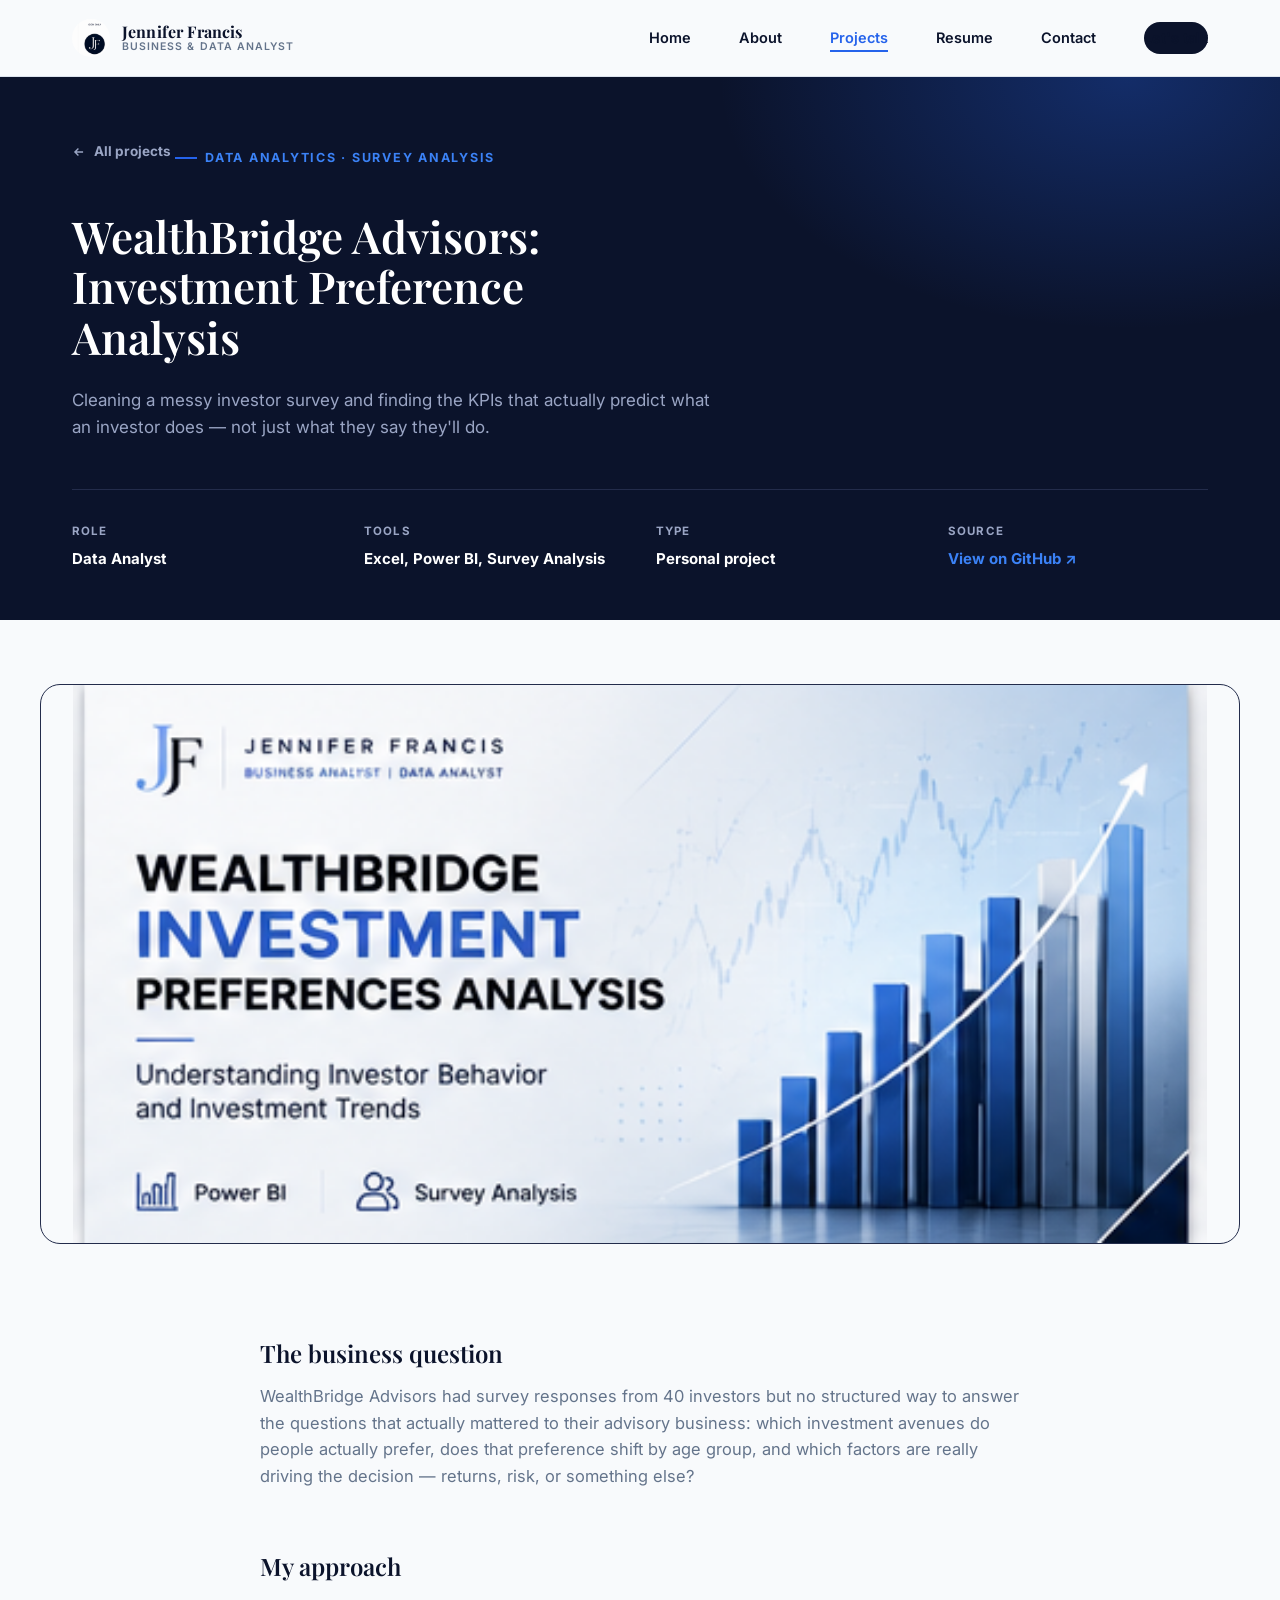
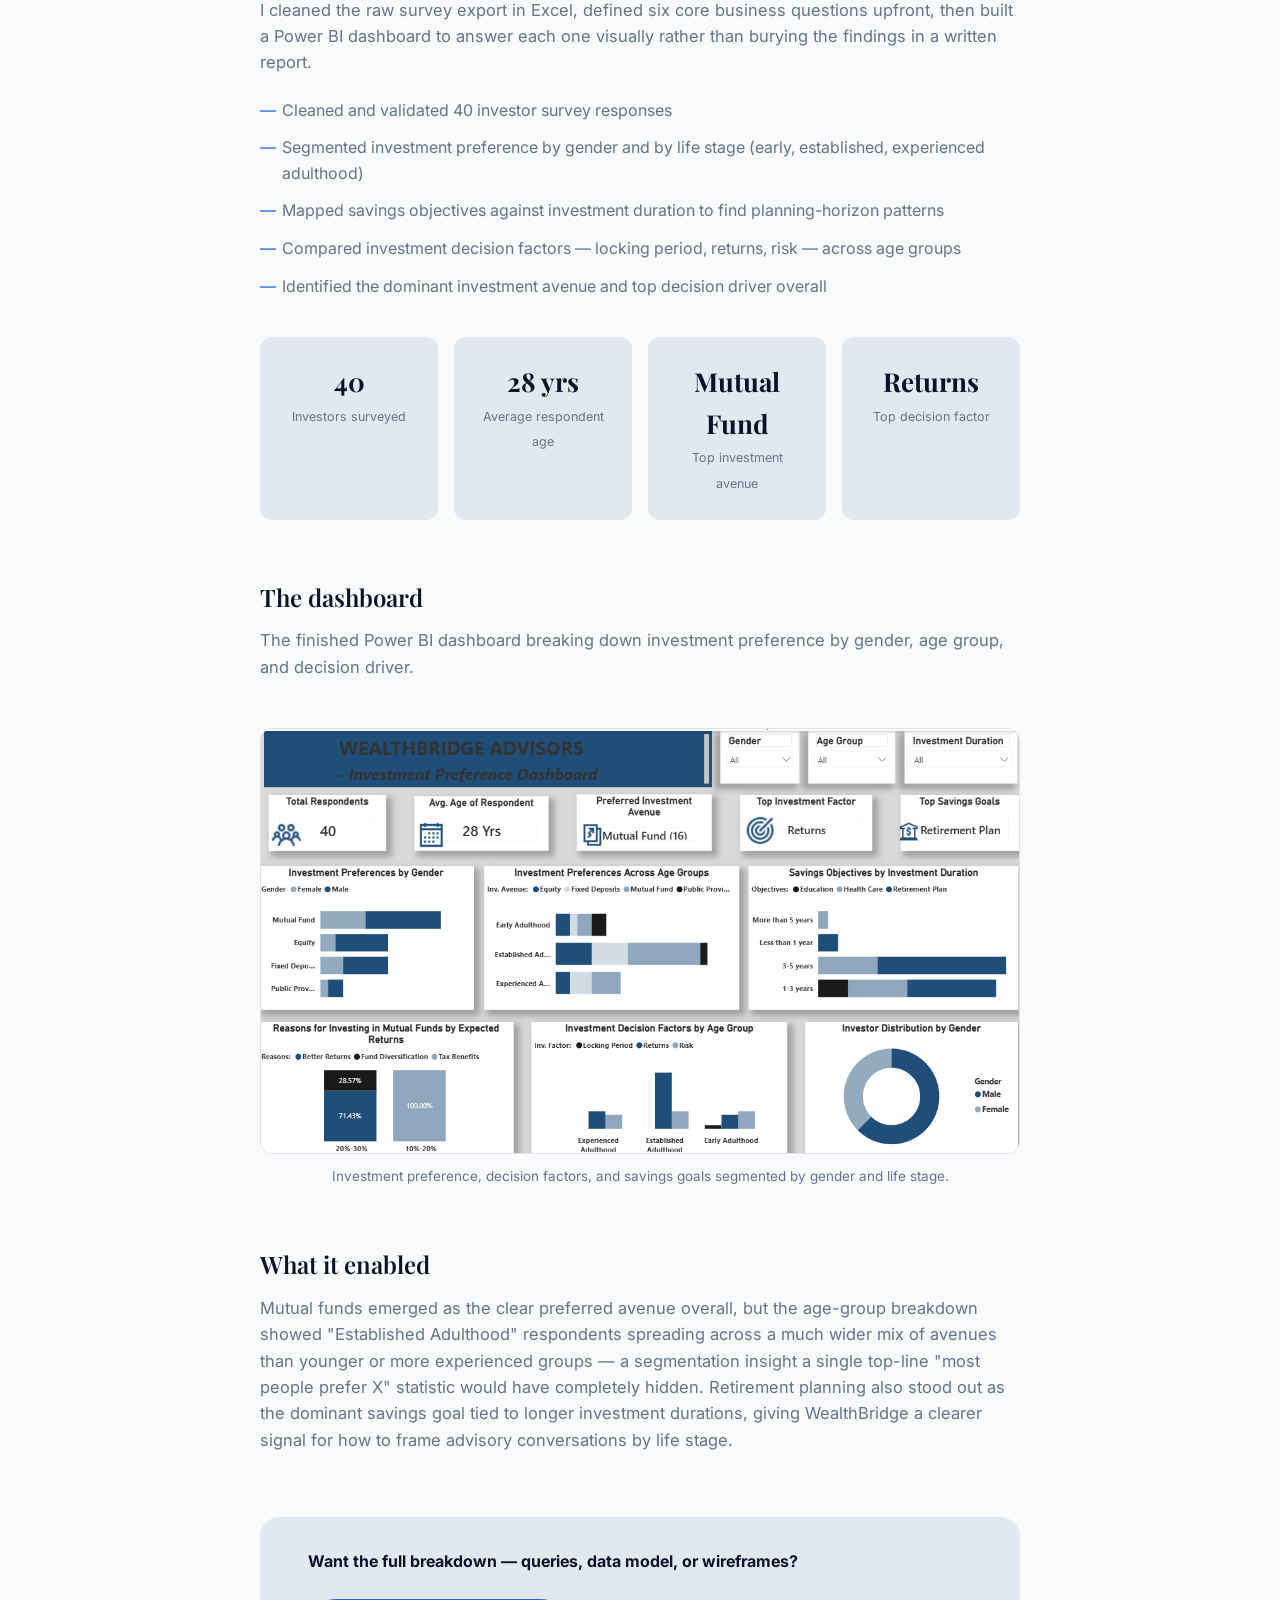
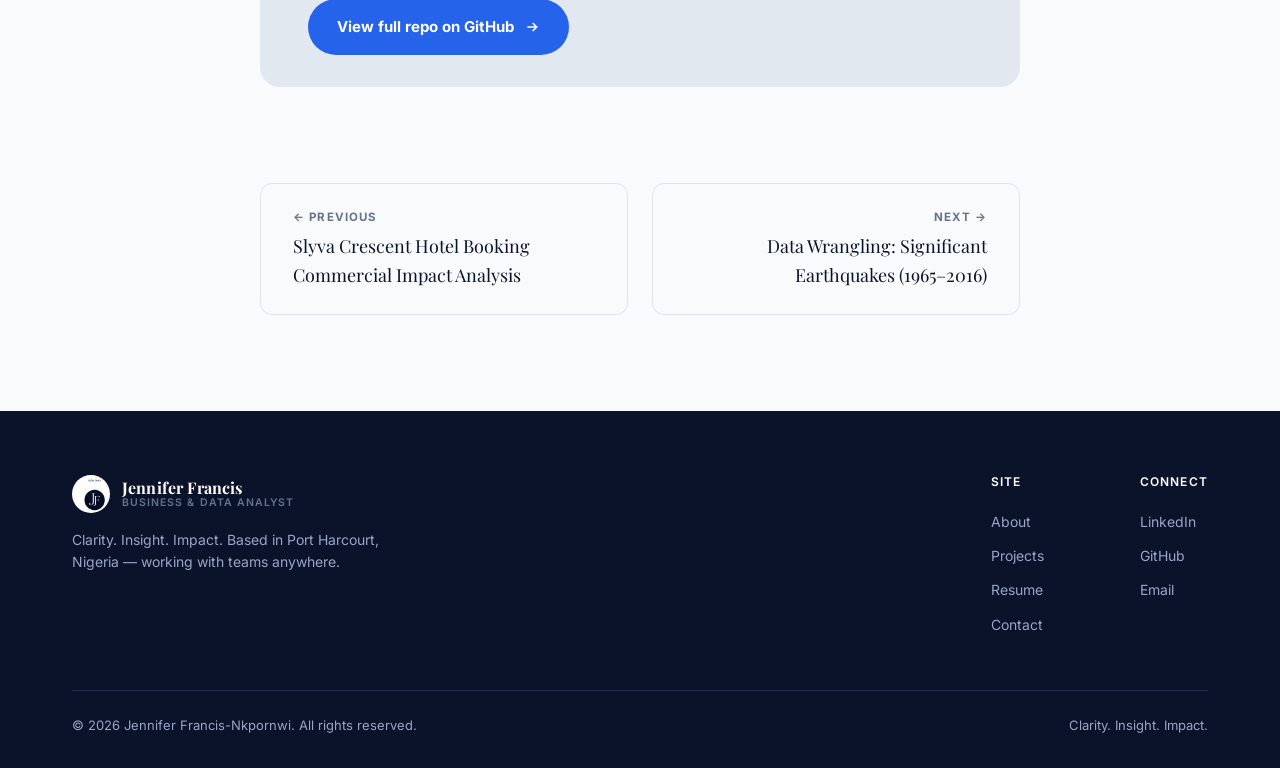
<file: projects/wealthbridge-investment-preference-analysis.html>
<!DOCTYPE html>
<html lang="en">
<head>
<meta charset="UTF-8">
<meta name="viewport" content="width=device-width, initial-scale=1.0">
<title>WealthBridge Advisors: Investment Preference Analysis | Jennifer Francis-Nkpornwi</title>
<meta name="description" content="Survey analysis identifying the KPIs that predict investor behaviour for WealthBridge Advisors, built in Excel and Power BI.">
<meta name="theme-color" content="#0B132B">
<link rel="icon" type="image/png" href="../images/jf-mark.png">
<link rel="stylesheet" href="../css/style.css">
</head>
<body>

<nav class="site-nav">
  <div class="wrap">
    <a href="../index.html" class="brand">
      <img src="../images/jf-mark.png" alt="JF monogram">
      <span class="brand-text"><strong>Jennifer Francis</strong><span>Business &amp; Data Analyst</span></span>
    </a>
    <button class="nav-toggle" aria-label="Toggle menu" aria-expanded="false"><span></span><span></span><span></span></button>
    <ul class="nav-links">
      <li><a href="../index.html">Home</a></li>
      <li><a href="../about.html">About</a></li>
      <li><a href="../projects.html" class="active">Projects</a></li>
      <li><a href="../resume.html">Resume</a></li>
      <li><a href="../contact.html">Contact</a></li>
      <li><a href="../contact.html" class="nav-cta">Let's talk</a></li>
    </ul>
  </div>
</nav>

<header class="case-hero">
  <div class="wrap">
    <a href="../projects.html" class="case-back"><svg viewBox="0 0 24 24" fill="none" stroke="currentColor" stroke-width="2.4"><path d="M19 12H5M11 6l-6 6 6 6"/></svg> All projects</a>
    <span class="eyebrow" style="color:var(--electric);">Data Analytics · Survey Analysis</span>
    <h1>WealthBridge Advisors: Investment Preference Analysis</h1>
    <p class="dek">Cleaning a messy investor survey and finding the KPIs that actually predict what an investor does — not just what they say they'll do.</p>
    <div class="case-meta">
      <div><span>Role</span><strong>Data Analyst</strong></div>
      <div><span>Tools</span><strong>Excel, Power BI, Survey Analysis</strong></div>
      <div><span>Type</span><strong>Personal project</strong></div>
      <div><span>Source</span><strong><a href="https://github.com/Jennifer-Francis-Nkpornwi/WealthBridge-Investment-Preferences-Analysis" target="_blank" rel="noopener" style="color:var(--electric);">View on GitHub &#8599;</a></strong></div>
    </div>
  </div>
</header>

<div class="case-cover wrap" style="margin-top:var(--sp-8);">
  <img src="../images/wealthbridge.png" alt="WealthBridge Advisors Investment Preference Analysis cover">
</div>

<section>
  <div class="wrap">
    <div class="case-body">

      <h2>The business question</h2>
      <p>WealthBridge Advisors had survey responses from 40 investors but no structured way to answer the questions that actually mattered to their advisory business: which investment avenues do people actually prefer, does that preference shift by age group, and which factors are really driving the decision — returns, risk, or something else?</p>

      <h2>My approach</h2>
      <p>I cleaned the raw survey export in Excel, defined six core business questions upfront, then built a Power BI dashboard to answer each one visually rather than burying the findings in a written report.</p>
      <ul>
        <li>Cleaned and validated 40 investor survey responses</li>
        <li>Segmented investment preference by gender and by life stage (early, established, experienced adulthood)</li>
        <li>Mapped savings objectives against investment duration to find planning-horizon patterns</li>
        <li>Compared investment decision factors — locking period, returns, risk — across age groups</li>
        <li>Identified the dominant investment avenue and top decision driver overall</li>
      </ul>

      <div class="case-stats">
        <div class="case-stat"><b>40</b><span>Investors surveyed</span></div>
      <div class="case-stat"><b>28 yrs</b><span>Average respondent age</span></div>
      <div class="case-stat"><b>Mutual Fund</b><span>Top investment avenue</span></div>
      <div class="case-stat"><b>Returns</b><span>Top decision factor</span></div>
      </div>

      <h2>The dashboard</h2>
      <p>The finished Power BI dashboard breaking down investment preference by gender, age group, and decision driver.</p>
      <figure class="case-figure">
        <img src="../images/case-studies/wealthbridge-dashboard.png" alt="WealthBridge Advisors Investment Preference Dashboard in Power BI">
        <figcaption>Investment preference, decision factors, and savings goals segmented by gender and life stage.</figcaption>
      </figure>

      <h2>What it enabled</h2>
      <p>Mutual funds emerged as the clear preferred avenue overall, but the age-group breakdown showed "Established Adulthood" respondents spreading across a much wider mix of avenues than younger or more experienced groups — a segmentation insight a single top-line "most people prefer X" statistic would have completely hidden. Retirement planning also stood out as the dominant savings goal tied to longer investment durations, giving WealthBridge a clearer signal for how to frame advisory conversations by life stage.</p>

      <div class="case-cta">
        <p>Want the full breakdown — queries, data model, or wireframes?</p>
        <a href="https://github.com/Jennifer-Francis-Nkpornwi/WealthBridge-Investment-Preferences-Analysis" target="_blank" rel="noopener" class="btn btn-primary">View full repo on GitHub <svg viewBox="0 0 24 24" fill="none" stroke="currentColor" stroke-width="2.4"><path d="M5 12h14M13 6l6 6-6 6"/></svg></a>
      </div>

      <div class="case-nav">
        <a href="hotel-booking-commercial-analysis.html"><div class="dir">&larr; Previous</div><div class="ttl">Slyva Crescent Hotel Booking Commercial Impact Analysis</div></a>
        <a href="data-wrangling-sql.html" class="next"><div class="dir">Next &rarr;</div><div class="ttl">Data Wrangling: Significant Earthquakes (1965–2016)</div></a>
      </div>

    </div>
  </div>
</section>

<footer>
  <div class="wrap">
    <div class="footer-top">
      <div class="footer-brand">
        <a href="../index.html" class="brand">
          <img src="../images/jf-mark.png" alt="JF monogram">
          <span class="brand-text"><strong style="color:#fff;">Jennifer Francis</strong><span>Business &amp; Data Analyst</span></span>
        </a>
        <p>Clarity. Insight. Impact. Based in Port Harcourt, Nigeria — working with teams anywhere.</p>
      </div>
      <div class="footer-cols">
        <div class="footer-col">
          <h4>Site</h4>
          <a href="../about.html">About</a>
          <a href="../projects.html">Projects</a>
          <a href="../resume.html">Resume</a>
          <a href="../contact.html">Contact</a>
        </div>
        <div class="footer-col">
          <h4>Connect</h4>
          <a href="https://linkedin.com/in/jenniferfrancis-nkpornwi" target="_blank" rel="noopener">LinkedIn</a>
          <a href="https://github.com/Jennifer-Francis-Nkpornwi" target="_blank" rel="noopener">GitHub</a>
          <a href="mailto:jennifer.ezeanyim@gmail.com">Email</a>
        </div>
      </div>
    </div>
    <div class="footer-bottom">
      <span>&copy; <span id="year"></span> Jennifer Francis-Nkpornwi. All rights reserved.</span>
      <span>Clarity. Insight. Impact.</span>
    </div>
  </div>
</footer>

<script src="../js/script.js"></script>
</body>
</html>
</file>
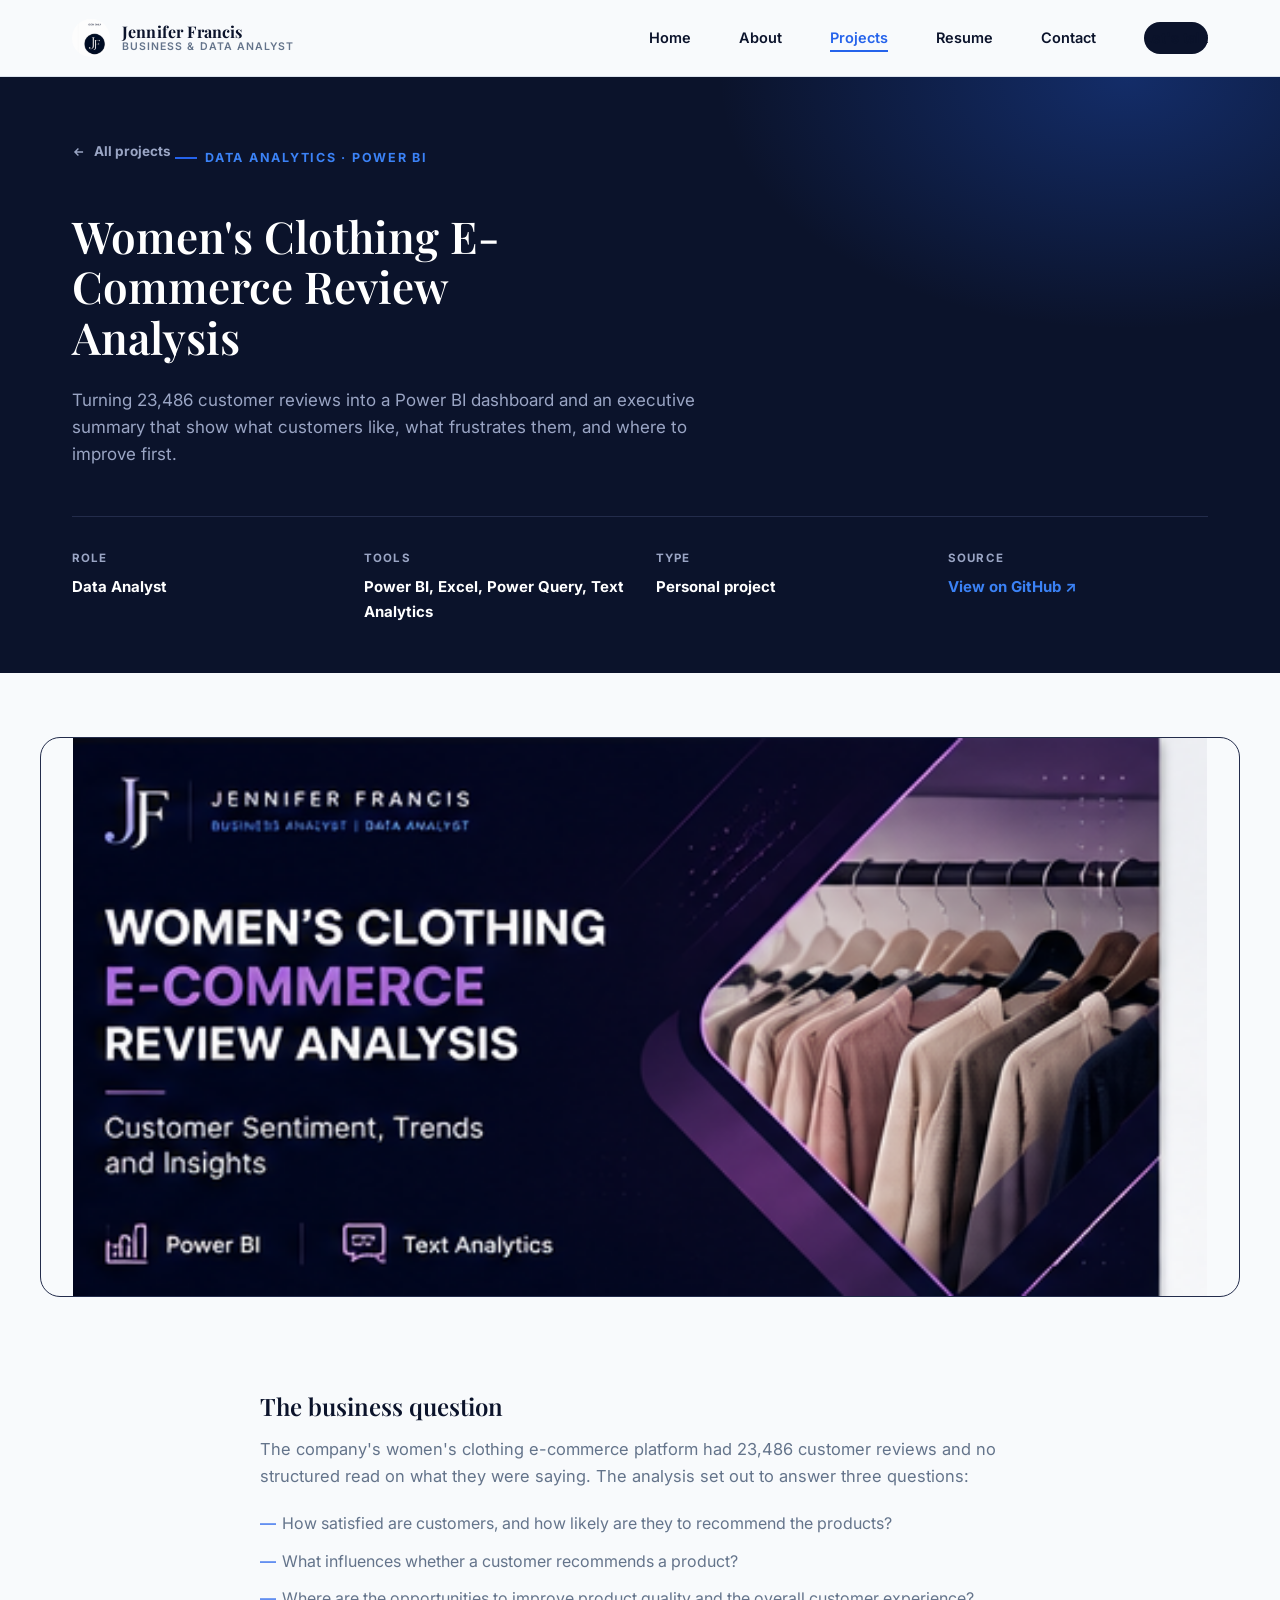
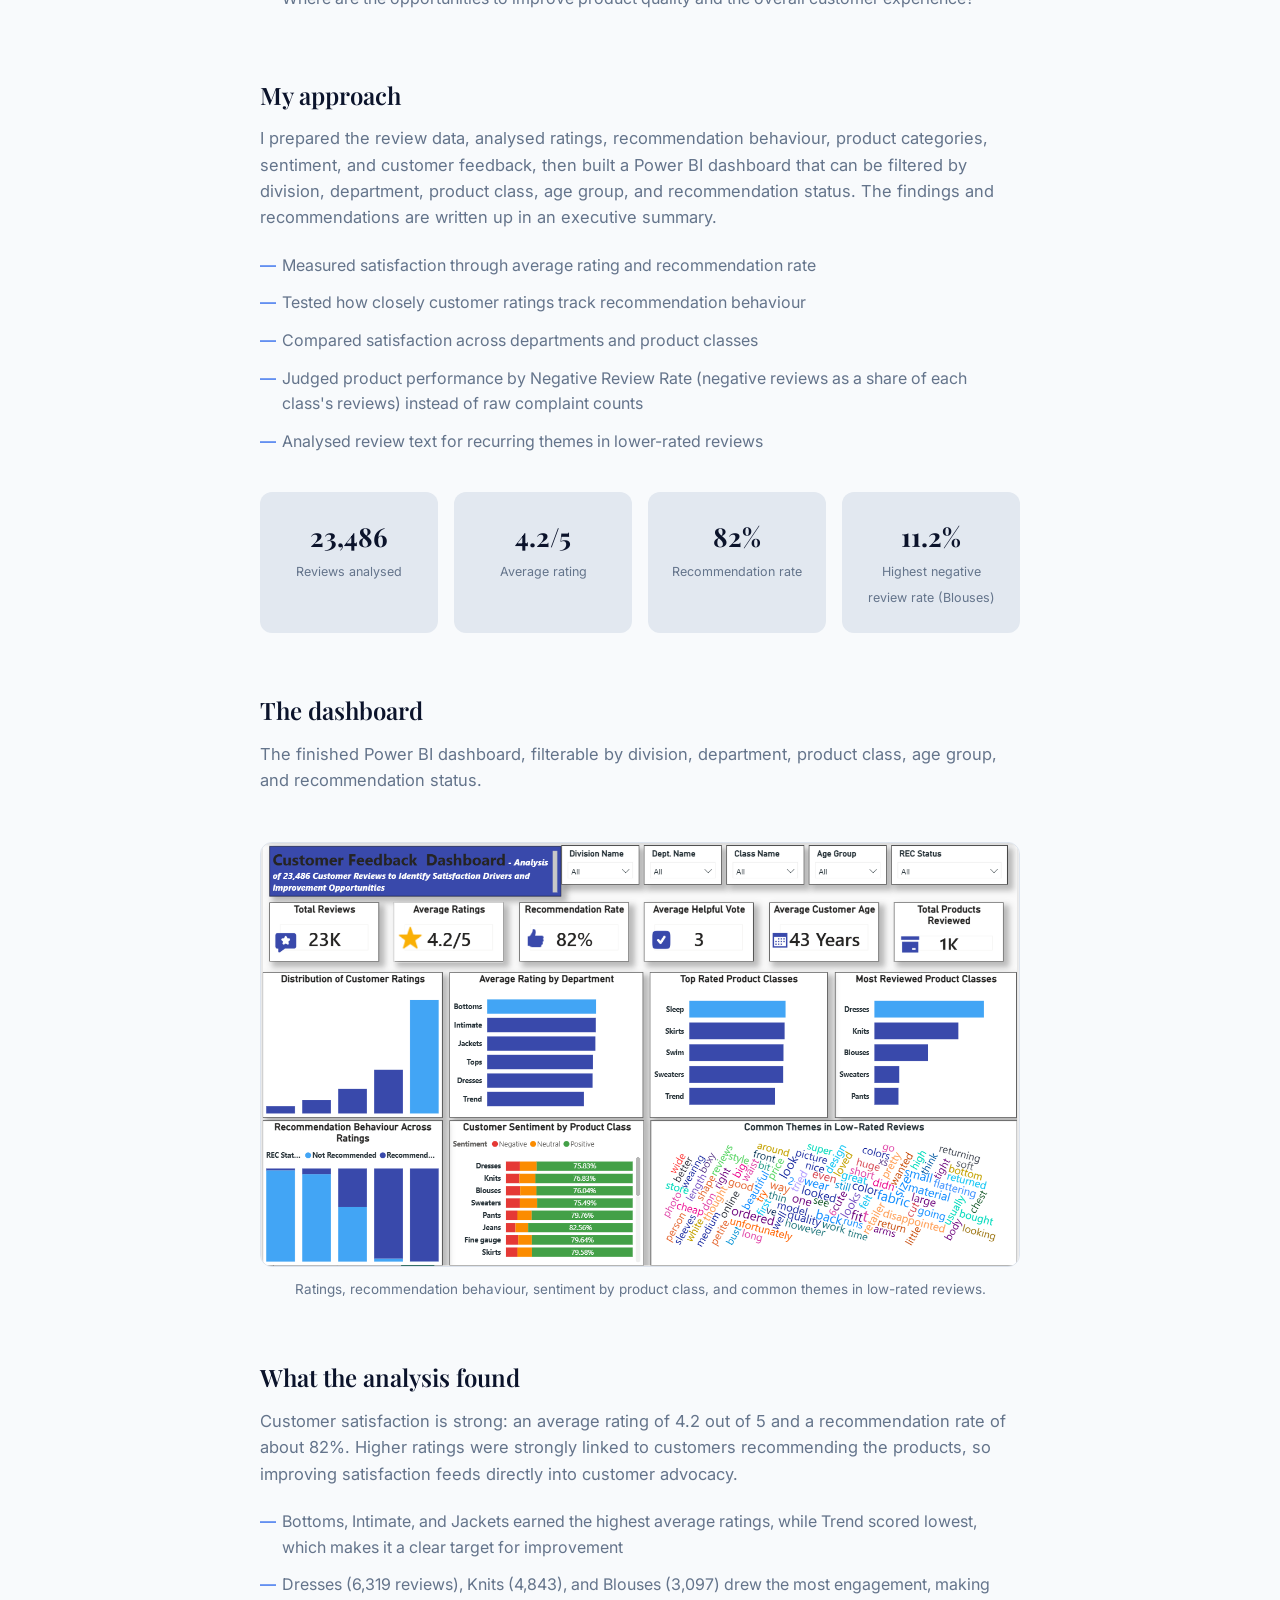
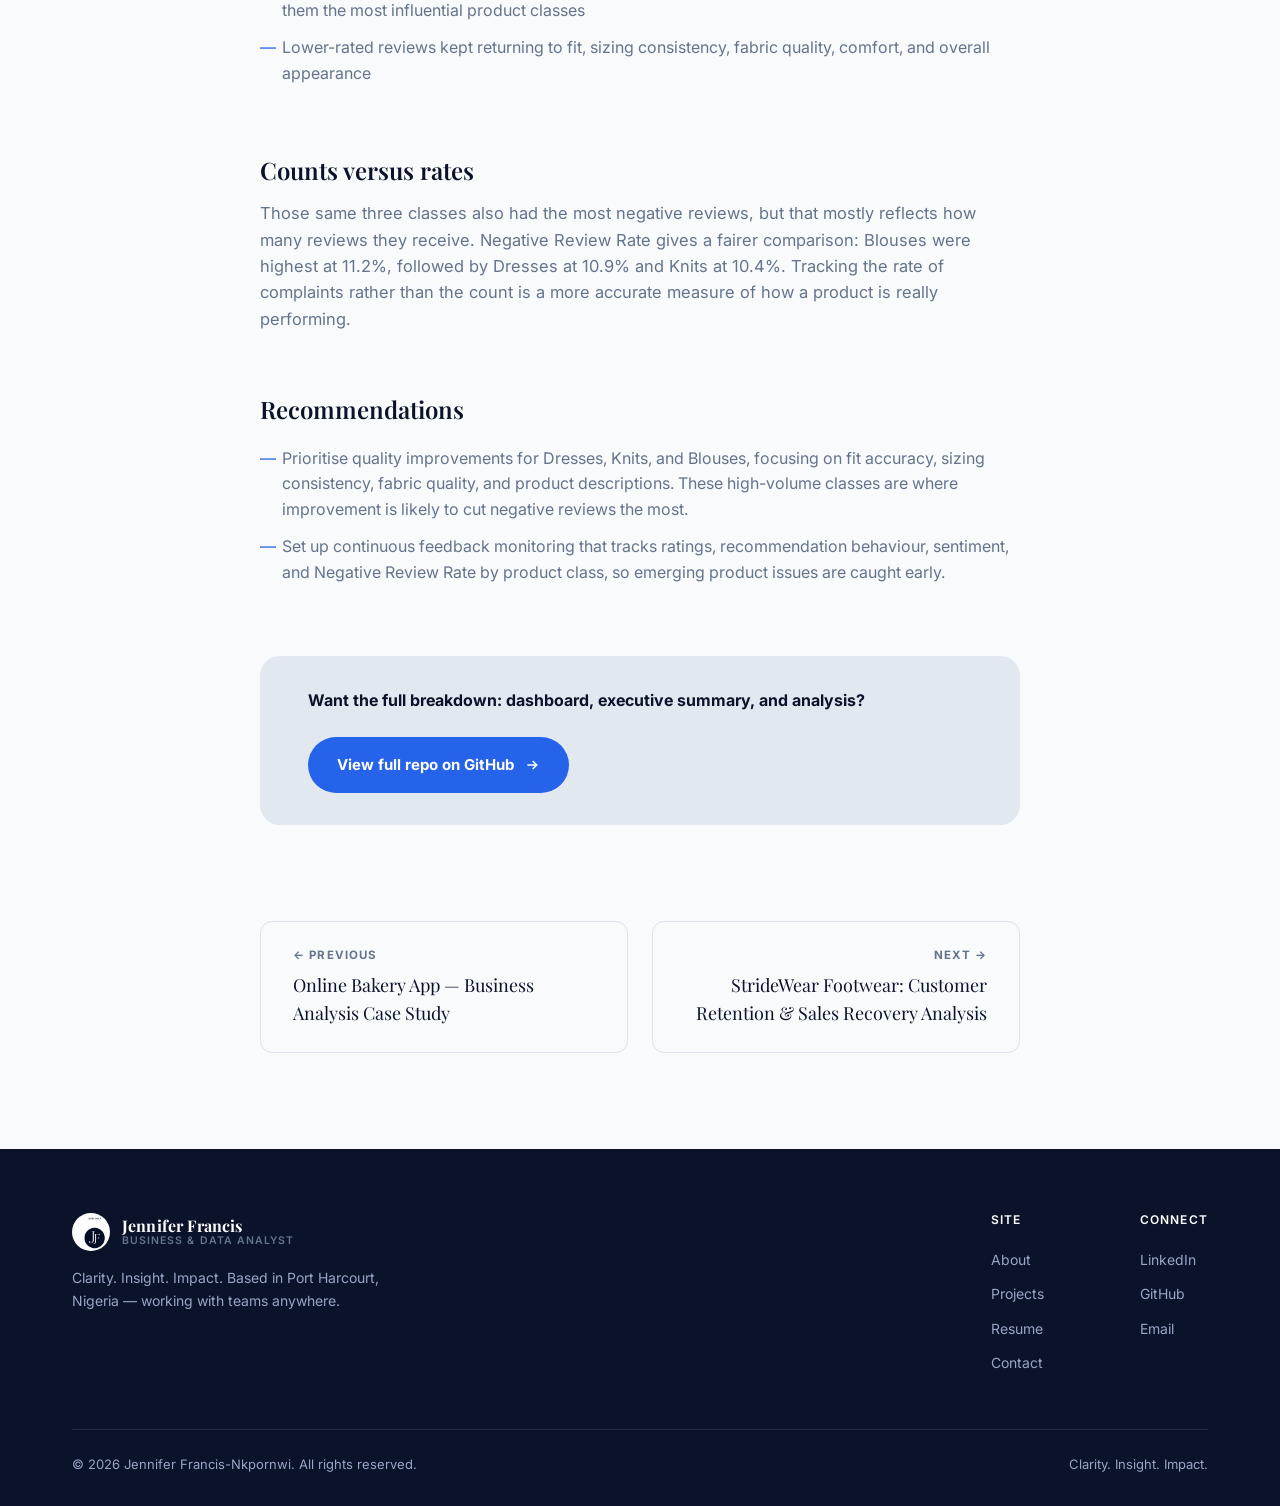
<file: projects/women-clothing-review-analysis.html>
<!DOCTYPE html>
<html lang="en">
<head>
<meta charset="UTF-8">
<meta name="viewport" content="width=device-width, initial-scale=1.0">
<title>Women's Clothing E-Commerce Review Analysis | Jennifer Francis-Nkpornwi</title>
<meta name="description" content="Power BI analysis of 23,486 customer reviews to identify satisfaction drivers and improvement opportunities for a women's clothing retailer.">
<meta name="theme-color" content="#0B132B">
<link rel="icon" type="image/png" href="../images/jf-mark.png">
<link rel="stylesheet" href="../css/style.css">
</head>
<body>

<nav class="site-nav">
  <div class="wrap">
    <a href="../index.html" class="brand">
      <img src="../images/jf-mark.png" alt="JF monogram">
      <span class="brand-text"><strong>Jennifer Francis</strong><span>Business &amp; Data Analyst</span></span>
    </a>
    <button class="nav-toggle" aria-label="Toggle menu" aria-expanded="false"><span></span><span></span><span></span></button>
    <ul class="nav-links">
      <li><a href="../index.html">Home</a></li>
      <li><a href="../about.html">About</a></li>
      <li><a href="../projects.html" class="active">Projects</a></li>
      <li><a href="../resume.html">Resume</a></li>
      <li><a href="../contact.html">Contact</a></li>
      <li><a href="../contact.html" class="nav-cta">Let's talk</a></li>
    </ul>
  </div>
</nav>

<header class="case-hero">
  <div class="wrap">
    <a href="../projects.html" class="case-back"><svg viewBox="0 0 24 24" fill="none" stroke="currentColor" stroke-width="2.4"><path d="M19 12H5M11 6l-6 6 6 6"/></svg> All projects</a>
    <span class="eyebrow" style="color:var(--electric);">Data Analytics · Power BI</span>
    <h1>Women's Clothing E-Commerce Review Analysis</h1>
    <p class="dek">Turning 23,486 customer reviews into a Power BI dashboard and an executive summary that show what customers like, what frustrates them, and where to improve first.</p>
    <div class="case-meta">
      <div><span>Role</span><strong>Data Analyst</strong></div>
      <div><span>Tools</span><strong>Power BI, Excel, Power Query, Text Analytics</strong></div>
      <div><span>Type</span><strong>Personal project</strong></div>
      <div><span>Source</span><strong><a href="https://github.com/Jennifer-Francis-Nkpornwi/Women-s-Clothing-E-Commerce-Customer-Review-Analysis" target="_blank" rel="noopener" style="color:var(--electric);">View on GitHub &#8599;</a></strong></div>
    </div>
  </div>
</header>

<div class="case-cover wrap" style="margin-top:var(--sp-8);">
  <img src="../images/womens_clothing.png" alt="Women's Clothing E-Commerce Review Analysis cover">
</div>

<section>
  <div class="wrap">
    <div class="case-body">

      <h2>The business question</h2>
      <p>The company's women's clothing e-commerce platform had 23,486 customer reviews and no structured read on what they were saying. The analysis set out to answer three questions:</p>
      <ul>
        <li>How satisfied are customers, and how likely are they to recommend the products?</li>
        <li>What influences whether a customer recommends a product?</li>
        <li>Where are the opportunities to improve product quality and the overall customer experience?</li>
      </ul>

      <h2>My approach</h2>
      <p>I prepared the review data, analysed ratings, recommendation behaviour, product categories, sentiment, and customer feedback, then built a Power BI dashboard that can be filtered by division, department, product class, age group, and recommendation status. The findings and recommendations are written up in an executive summary.</p>
      <ul>
        <li>Measured satisfaction through average rating and recommendation rate</li>
        <li>Tested how closely customer ratings track recommendation behaviour</li>
        <li>Compared satisfaction across departments and product classes</li>
        <li>Judged product performance by Negative Review Rate (negative reviews as a share of each class's reviews) instead of raw complaint counts</li>
        <li>Analysed review text for recurring themes in lower-rated reviews</li>
      </ul>

      <div class="case-stats">
        <div class="case-stat"><b>23,486</b><span>Reviews analysed</span></div>
        <div class="case-stat"><b>4.2/5</b><span>Average rating</span></div>
        <div class="case-stat"><b>82%</b><span>Recommendation rate</span></div>
        <div class="case-stat"><b>11.2%</b><span>Highest negative review rate (Blouses)</span></div>
      </div>

      <h2>The dashboard</h2>
      <p>The finished Power BI dashboard, filterable by division, department, product class, age group, and recommendation status.</p>
      <figure class="case-figure">
        <img src="../images/case-studies/women-clothing-dashboard.png" alt="Women's Clothing Customer Feedback Dashboard in Power BI">
        <figcaption>Ratings, recommendation behaviour, sentiment by product class, and common themes in low-rated reviews.</figcaption>
      </figure>

      <h2>What the analysis found</h2>
      <p>Customer satisfaction is strong: an average rating of 4.2 out of 5 and a recommendation rate of about 82%. Higher ratings were strongly linked to customers recommending the products, so improving satisfaction feeds directly into customer advocacy.</p>
      <ul>
        <li>Bottoms, Intimate, and Jackets earned the highest average ratings, while Trend scored lowest, which makes it a clear target for improvement</li>
        <li>Dresses (6,319 reviews), Knits (4,843), and Blouses (3,097) drew the most engagement, making them the most influential product classes</li>
        <li>Lower-rated reviews kept returning to fit, sizing consistency, fabric quality, comfort, and overall appearance</li>
      </ul>

      <h2>Counts versus rates</h2>
      <p>Those same three classes also had the most negative reviews, but that mostly reflects how many reviews they receive. Negative Review Rate gives a fairer comparison: Blouses were highest at 11.2%, followed by Dresses at 10.9% and Knits at 10.4%. Tracking the rate of complaints rather than the count is a more accurate measure of how a product is really performing.</p>

      <h2>Recommendations</h2>
      <ul>
        <li>Prioritise quality improvements for Dresses, Knits, and Blouses, focusing on fit accuracy, sizing consistency, fabric quality, and product descriptions. These high-volume classes are where improvement is likely to cut negative reviews the most.</li>
        <li>Set up continuous feedback monitoring that tracks ratings, recommendation behaviour, sentiment, and Negative Review Rate by product class, so emerging product issues are caught early.</li>
      </ul>

      <div class="case-cta">
        <p>Want the full breakdown: dashboard, executive summary, and analysis?</p>
        <a href="https://github.com/Jennifer-Francis-Nkpornwi/Women-s-Clothing-E-Commerce-Customer-Review-Analysis" target="_blank" rel="noopener" class="btn btn-primary">View full repo on GitHub <svg viewBox="0 0 24 24" fill="none" stroke="currentColor" stroke-width="2.4"><path d="M5 12h14M13 6l6 6-6 6"/></svg></a>
      </div>

      <div class="case-nav">
        <a href="online-bakery-app-analysis.html"><div class="dir">&larr; Previous</div><div class="ttl">Online Bakery App — Business Analysis Case Study</div></a>
        <a href="customer-retention-sales-recovery.html" class="next"><div class="dir">Next &rarr;</div><div class="ttl">StrideWear Footwear: Customer Retention &amp; Sales Recovery Analysis</div></a>
      </div>

    </div>
  </div>
</section>

<footer>
  <div class="wrap">
    <div class="footer-top">
      <div class="footer-brand">
        <a href="../index.html" class="brand">
          <img src="../images/jf-mark.png" alt="JF monogram">
          <span class="brand-text"><strong style="color:#fff;">Jennifer Francis</strong><span>Business &amp; Data Analyst</span></span>
        </a>
        <p>Clarity. Insight. Impact. Based in Port Harcourt, Nigeria — working with teams anywhere.</p>
      </div>
      <div class="footer-cols">
        <div class="footer-col">
          <h4>Site</h4>
          <a href="../about.html">About</a>
          <a href="../projects.html">Projects</a>
          <a href="../resume.html">Resume</a>
          <a href="../contact.html">Contact</a>
        </div>
        <div class="footer-col">
          <h4>Connect</h4>
          <a href="https://linkedin.com/in/jenniferfrancis-nkpornwi" target="_blank" rel="noopener">LinkedIn</a>
          <a href="https://github.com/Jennifer-Francis-Nkpornwi" target="_blank" rel="noopener">GitHub</a>
          <a href="mailto:jennifer.ezeanyim@gmail.com">Email</a>
        </div>
      </div>
    </div>
    <div class="footer-bottom">
      <span>&copy; <span id="year"></span> Jennifer Francis-Nkpornwi. All rights reserved.</span>
      <span>Clarity. Insight. Impact.</span>
    </div>
  </div>
</footer>

<script src="../js/script.js"></script>
</body>
</html>
</file>
<file: css/style.css>
/* ===========================================================
   Jennifer Francis-Nkpornwi — Portfolio
   Design tokens sourced from Brand Guidelines v1.0
   =========================================================== */

@import url('https://fonts.googleapis.com/css2?family=Playfair+Display:ital,wght@0,500;0,600;0,700;1,500&family=Inter:wght@400;500;600;700;800&display=swap');

:root{
  /* --- Brand palette --- */
  --navy: #0B132B;
  --navy-soft: #131c3a;
  --azure: #2563EB;
  --electric: #3B82F6;
  --slate: #64748B;
  --silver: #E2E8F0;
  --warm-white: #F8FAFC;
  --white: #FFFFFF;

  /* --- Functional aliases --- */
  --bg: var(--warm-white);
  --bg-dark: var(--navy);
  --text: var(--navy);
  --text-soft: var(--slate);
  --text-on-dark: var(--warm-white);
  --text-on-dark-soft: #9AA5C4;
  --border: #DCE3ED;
  --border-dark: #232C4B;

  /* --- Type --- */
  --display: 'Playfair Display', Georgia, serif;
  --body: 'Inter', -apple-system, BlinkMacSystemFont, sans-serif;

  /* --- Spacing scale (from brand system) --- */
  --sp-1: 4px; --sp-2: 8px; --sp-3: 12px; --sp-4: 16px;
  --sp-5: 24px; --sp-6: 32px; --sp-7: 48px; --sp-8: 64px;
  --sp-9: 96px; --sp-10: 128px;

  --radius-s: 6px; --radius-m: 12px; --radius-l: 20px;
  --max-w: 1200px;

  --ease: cubic-bezier(.16,.84,.44,1);
}

*,*::before,*::after{ box-sizing: border-box; }
html{ scroll-behavior: smooth; }
@media (prefers-reduced-motion: reduce){
  html{ scroll-behavior: auto; }
  *,*::before,*::after{ animation-duration: .001ms !important; animation-iteration-count: 1 !important; transition-duration: .001ms !important; scroll-behavior: auto !important; }
}

body{
  margin:0;
  font-family: var(--body);
  color: var(--text);
  background: var(--bg);
  -webkit-font-smoothing: antialiased;
  line-height: 1.6;
}

img{ max-width:100%; display:block; }
a{ color: inherit; text-decoration:none; }
ul{ margin:0; padding:0; list-style:none; }
h1,h2,h3,h4{ font-family: var(--display); margin:0; line-height:1.15; font-weight:600; }
p{ margin:0; }
button{ font-family: inherit; cursor:pointer; }

:focus-visible{
  outline: 2px solid var(--azure);
  outline-offset: 3px;
  border-radius: 4px;
}

.wrap{ max-width: var(--max-w); margin:0 auto; padding: 0 var(--sp-6); }
@media (max-width:640px){ .wrap{ padding: 0 var(--sp-5); } }

.eyebrow{
  display:inline-flex; align-items:center; gap: var(--sp-2);
  font-size: 12.5px; letter-spacing: .14em; text-transform: uppercase;
  font-weight:700; color: var(--azure);
}
.eyebrow::before{
  content:''; width:22px; height:2px; background: var(--azure); display:inline-block;
}

/* ===================== NAV ===================== */
.site-nav{
  position: sticky; top:0; z-index: 100;
  background: rgba(248,250,252,.97);
 
  border-bottom: 1px solid var(--border);
}
.site-nav .wrap{
  display:flex; align-items:center; justify-content:space-between;
  height: 76px;
}
.brand{ display:flex; align-items:center; gap: var(--sp-3); }
.brand img{ width:38px; height:38px; border-radius:50%; }
.brand-text{ display:flex; flex-direction:column; line-height:1.15; }
.brand-text strong{ font-family: var(--display); font-size:16px; font-weight:700; letter-spacing:.01em; }
.brand-text span{ font-size:10.5px; letter-spacing:.1em; text-transform:uppercase; color: var(--slate); font-weight:600; }

.nav-links{ display:flex; align-items:center; gap: var(--sp-7); }
.nav-links a{
  font-size:14.5px; font-weight:600; color: var(--text);
  position:relative; padding: 4px 0;
}
.nav-links a::after{
  content:''; position:absolute; left:0; right:100%; bottom:-2px; height:2px;
  background: var(--azure); transition: right .25s var(--ease);
}
.nav-links a:hover::after, .nav-links a.active::after{ right:0; }
.nav-links a.active{ color: var(--azure); }

.nav-cta{
  display:inline-flex; align-items:center; gap:8px;
  background: var(--navy); color: var(--warm-white);
  padding: 11px 22px; border-radius: 999px; font-size:14px; font-weight:700;
  transition: transform .2s var(--ease), background .2s var(--ease);
}
.nav-cta:hover{ background: var(--azure); transform: translateY(-2px); }

.nav-toggle{ display:none; background:none; border:none; padding:6px; }
.nav-toggle span{ display:block; width:24px; height:2px; background:var(--navy); margin:5px 0; transition:.25s; }

@media (max-width: 880px){
  .nav-links{
    position:fixed; inset: 76px 0 0 0; background: var(--warm-white);
    flex-direction:column; justify-content:flex-start; padding-top: var(--sp-8);
    gap: var(--sp-6); transform: translateX(100%); transition: transform .3s var(--ease);
  }
  .nav-links.open{ transform: translateX(0); }
  .nav-links a{ font-size:20px; }
  .nav-toggle{ display:block; }
  .nav-cta{ display:none; }
  .nav-links.open .nav-cta{ display:inline-flex; margin-top: var(--sp-4); }
}

/* ===================== BUTTONS ===================== */
.btn{
  display:inline-flex; align-items:center; gap:10px;
  padding: 15px 28px; border-radius: 999px; font-weight:700; font-size:15px;
  border: 1.5px solid transparent; transition: all .22s var(--ease);
}
.btn-primary{ background: var(--azure); color:#fff; }
.btn-primary:hover{ background: var(--electric); transform: translateY(-2px); box-shadow: 0 12px 24px -8px rgba(37,99,235,.45); }
.btn-ghost-dark{ border-color: rgba(248,250,252,.28); color: var(--warm-white); }
.btn-ghost-dark:hover{ border-color: var(--warm-white); background: rgba(248,250,252,.08); }
.btn-ghost-light{ border-color: var(--border); color: var(--navy); }
.btn-ghost-light:hover{ border-color: var(--navy); }
.btn svg{ width:16px; height:16px; transition: transform .2s var(--ease); }
.btn:hover svg{ transform: translateX(3px); }

/* ===================== HERO ===================== */
.hero{
  position:relative; background: var(--navy); color: var(--warm-white);
  overflow:hidden;
  padding: var(--sp-8) 0 var(--sp-9);
}
.hero::before{
  content:''; position:absolute; inset:0;
  background:
    radial-gradient(680px 480px at 82% 15%, rgba(37,99,235,.35), transparent 60%),
    radial-gradient(500px 400px at 100% 100%, rgba(59,130,246,.18), transparent 60%);
  pointer-events:none;
}
.hero-grid{
  position:relative; z-index:1;
  display:grid; grid-template-columns: 1.05fr .95fr; gap: var(--sp-9);
  align-items:start;
}
.hero-eyebrow{ color: var(--electric); }
.hero-eyebrow::before{ background: var(--electric); }
.hero h1{
  font-size: clamp(34px, 4.6vw, 58px);
  margin: var(--sp-5) 0 var(--sp-5);
  letter-spacing: -.01em;
  color: #fff;
}
.hero h1 em{ font-style: italic; color: var(--electric); }
.hero-sub{
  font-size:18px; color: var(--text-on-dark-soft); max-width: 46ch; margin-bottom: var(--sp-7);
}
.hero-actions{ display:flex; gap: var(--sp-4); flex-wrap:wrap; margin-bottom: var(--sp-8); }

.hero-metric-row{
  display:flex; gap: var(--sp-8); border-top: 1px solid var(--border-dark); padding-top: var(--sp-6);
}
.hero-metric b{
  display:block; font-family: var(--display); font-size: 30px; color:#fff;
}
.hero-metric span{ font-size:13px; color: var(--text-on-dark-soft); }

.hero-visual{ position:relative; margin-top: 44px; }
.hero-visual .signal-card{
  background: rgba(255,255,255,.03);
  border: 1px solid var(--border-dark);
  border-radius: var(--radius-l);
  padding: var(--sp-6);
  backdrop-filter: blur(6px);
}
.signal-card-head{ display:flex; justify-content:space-between; align-items:center; margin-bottom: var(--sp-4); }
.signal-card-head span{ font-size:11.5px; letter-spacing:.1em; text-transform:uppercase; color: var(--text-on-dark-soft); font-weight:700; }
.signal-dot{ width:8px; height:8px; border-radius:50%; background:#34D399; box-shadow:0 0 0 3px rgba(52,211,153,.18); }
#signal-canvas{ width:100%; height:220px; display:block; }
.signal-caption{ margin-top: var(--sp-4); font-size:13.5px; color: var(--text-on-dark-soft); }
.signal-caption strong{ color:#fff; }

@media (max-width: 980px){
  .hero-grid{ grid-template-columns: 1fr; }
  .hero-metric-row{ flex-wrap:wrap; gap: var(--sp-6); }
  .hero-visual{ margin-top: var(--sp-7); }
}

/* ===================== SECTION SCAFFOLDING ===================== */
section{ padding: var(--sp-9) 0; }
.section-head{ max-width: 620px; margin-bottom: var(--sp-8); }
.section-head h2{ font-size: clamp(28px,3.4vw,40px); margin-top: var(--sp-4); }
.section-head p{ color: var(--text-soft); font-size:16.5px; margin-top: var(--sp-4); }
.section-dark{ background: var(--navy); color: var(--warm-white); }
.section-dark .section-head p{ color: var(--text-on-dark-soft); }
.section-tint{ background: var(--silver); }

.reveal{ opacity:0; transform: translateY(22px); transition: opacity .7s var(--ease), transform .7s var(--ease); }
.reveal.in{ opacity:1; transform:none; }
@media print{
  .reveal{ opacity:1 !important; transform:none !important; }
}

/* ===================== PROOF STRIP ===================== */
.proof-strip{ background: var(--warm-white); border-bottom:1px solid var(--border); }
.proof-grid{
  display:grid; grid-template-columns: repeat(4,1fr); gap: var(--sp-6);
  padding: var(--sp-7) 0;
}
.proof-item{ padding-right: var(--sp-5); border-right: 1px solid var(--border); }
.proof-item:last-child{ border-right:none; }
.proof-item b{ font-family: var(--display); font-size: 34px; display:block; color: var(--navy); }
.proof-item span{ font-size:13.5px; color: var(--text-soft); }
@media (max-width: 780px){
  .proof-grid{ grid-template-columns: repeat(2,1fr); }
  .proof-item{ border-right:none; border-bottom:1px solid var(--border); padding-bottom: var(--sp-4); }
}

/* ===================== PROJECT CARDS ===================== */
.project-grid{
  display:grid; grid-template-columns: repeat(2,1fr); gap: var(--sp-6);
}
.project-card{
  border-radius: var(--radius-l); overflow:hidden; background:#fff;
  border:1px solid var(--border);
  transition: transform .3s var(--ease), box-shadow .3s var(--ease);
  display:flex; flex-direction:column;
}
.project-card:hover{ transform: translateY(-6px); box-shadow: 0 24px 48px -20px rgba(11,19,43,.25); }
.project-card .cover{ aspect-ratio: 16/9; overflow:hidden; background: var(--navy); }
.project-card .cover img{ width:100%; height:100%; object-fit:cover; transition: transform .5s var(--ease); }
.project-card:hover .cover img{ transform: scale(1.06); }
.project-body{ padding: var(--sp-6); flex:1; display:flex; flex-direction:column; }
.project-tags{ display:flex; gap:8px; flex-wrap:wrap; margin-bottom: var(--sp-3); }
.tag{
  font-size:11.5px; font-weight:700; letter-spacing:.04em; text-transform:uppercase;
  padding: 4px 10px; border-radius:999px; background: var(--silver); color: var(--navy);
}
.project-body h3{ font-size:21px; margin-bottom: var(--sp-3); }
.project-body p{ color: var(--text-soft); font-size:14.5px; flex:1; }
.project-link{
  margin-top: var(--sp-5); display:inline-flex; align-items:center; gap:8px;
  font-weight:700; font-size:14px; color: var(--azure);
}
.project-link svg{ width:14px; height:14px; transition: transform .2s var(--ease); }
.project-card:hover .project-link svg{ transform: translateX(4px); }

.project-card.featured{ grid-column: span 2; display:grid; grid-template-columns: 1.1fr 1fr; }
.project-card.featured .cover{ aspect-ratio:auto; height:100%; }
@media (max-width: 900px){
  .project-grid{ grid-template-columns: 1fr; }
  .project-card.featured{ grid-column:auto; grid-template-columns:1fr; }
}

/* ===================== EXPERTISE ===================== */
.expertise-grid{ display:grid; grid-template-columns: repeat(3,1fr); gap: var(--sp-6); }
.expertise-card{
  border: 1px solid var(--border-dark); border-radius: var(--radius-l);
  padding: var(--sp-6); background: rgba(255,255,255,.02);
}
.expertise-card .num{ font-family: var(--display); font-size:15px; color: var(--electric); margin-bottom: var(--sp-4); }
.expertise-card h3{ color:#fff; font-size:20px; margin-bottom: var(--sp-4); }
.expertise-card ul li{
  font-size:14.5px; color: var(--text-on-dark-soft); padding: 7px 0 7px 20px; position:relative;
  border-top: 1px solid var(--border-dark);
}
.expertise-card ul li:first-child{ border-top:none; }
.expertise-card ul li::before{ content:''; position:absolute; left:0; top:16px; width:8px; height:1.5px; background: var(--electric); }
@media (max-width:900px){ .expertise-grid{ grid-template-columns:1fr; } }

/* ===================== CTA BAND ===================== */
.cta-band{
  background: linear-gradient(120deg, var(--navy), #132048 60%, var(--azure));
  color:#fff; border-radius: var(--radius-l); padding: var(--sp-9) var(--sp-8);
  display:flex; align-items:center; justify-content:space-between; gap: var(--sp-7); flex-wrap:wrap;
}
.cta-band h2{ font-size: clamp(26px,3vw,36px); max-width:520px; color:#fff; }
.cta-band-actions{ display:flex; gap: var(--sp-4); flex-wrap:wrap; }

/* ===================== FOOTER ===================== */
footer{ background: var(--navy); color: var(--text-on-dark-soft); padding: var(--sp-8) 0 var(--sp-6); }
.footer-top{ display:flex; justify-content:space-between; gap: var(--sp-7); flex-wrap:wrap; padding-bottom: var(--sp-7); border-bottom:1px solid var(--border-dark); }
.footer-brand p{ max-width: 320px; margin-top: var(--sp-4); font-size:14px; }
.footer-cols{ display:flex; gap: var(--sp-9); }
.footer-col h4{ font-family: var(--body); font-size:12px; letter-spacing:.1em; text-transform:uppercase; color:#fff; margin-bottom: var(--sp-4); }
.footer-col a{ display:block; font-size:14px; padding: 6px 0; color: var(--text-on-dark-soft); transition:color .2s; }
.footer-col a:hover{ color: var(--electric); }
.footer-bottom{ display:flex; justify-content:space-between; padding-top: var(--sp-5); font-size:13px; flex-wrap:wrap; gap: var(--sp-3); }
@media (max-width:700px){ .footer-cols{ gap: var(--sp-7); } }

/* ===================== PAGE HEADER (sub-pages) ===================== */
.page-header{
  background: var(--navy); color:#fff; padding: var(--sp-8) 0 var(--sp-8);
  position:relative; overflow:hidden;
}
.page-header::before{
  content:''; position:absolute; inset:0;
  background: radial-gradient(600px 380px at 90% 0%, rgba(37,99,235,.32), transparent 60%);
}
.page-header .wrap{ position:relative; z-index:1; }
.page-header h1{ font-size: clamp(30px,4vw,46px); margin-top: var(--sp-4); color:#fff; }
.page-header p{ margin-top: var(--sp-4); color: var(--text-on-dark-soft); max-width:56ch; font-size:16.5px; }

/* ===================== ABOUT ===================== */
.about-grid{ display:grid; grid-template-columns: .8fr 1.2fr; gap: var(--sp-9); align-items:start; }
.about-portrait{ position:sticky; top:100px; }
.about-portrait img{ border-radius: var(--radius-l); border:1px solid var(--border); }
.about-portrait .caption{ margin-top: var(--sp-4); font-size:13px; color: var(--text-soft); text-align:center; }
.about-copy h2{ font-size: clamp(24px,3vw,32px); margin-bottom: var(--sp-5); }
.about-copy p{ font-size:16.5px; color: var(--text-soft); margin-bottom: var(--sp-5); }
.about-copy p strong{ color: var(--navy); }
.value-list{ margin-top: var(--sp-7); display:grid; grid-template-columns: 1fr 1fr; gap: var(--sp-5); }
.value-item{ border-left: 2px solid var(--azure); padding-left: var(--sp-4); }
.value-item b{ display:block; font-family: var(--display); font-size:17px; margin-bottom:4px; }
.value-item span{ font-size:14px; color: var(--text-soft); }
@media (max-width:900px){ .about-grid{ grid-template-columns:1fr; } .about-portrait{ position:static; max-width:280px; } .value-list{ grid-template-columns:1fr; } }

.timeline{ margin-top: var(--sp-6); }
.timeline-item{
  display:grid; grid-template-columns: 140px 1fr; gap: var(--sp-6);
  padding: var(--sp-6) 0; border-top: 1px solid var(--border);
}
.timeline-item:first-child{ border-top:none; }
.timeline-item .when{ font-weight:700; font-size:14px; color: var(--azure); }
.timeline-item h3{ font-size:19px; margin-bottom:6px; }
.timeline-item .role{ font-size:13.5px; color: var(--text-soft); font-weight:600; margin-bottom: var(--sp-3); }
.timeline-item p{ font-size:15px; color: var(--text-soft); }
@media (max-width:640px){ .timeline-item{ grid-template-columns:1fr; gap: var(--sp-2); } }

/* ===================== PROJECTS PAGE / FILTER ===================== */
.filter-bar{ display:flex; gap: var(--sp-3); flex-wrap:wrap; margin-bottom: var(--sp-8); }
.filter-btn{
  padding: 10px 18px; border-radius:999px; border:1.5px solid var(--border);
  font-size:13.5px; font-weight:700; color: var(--text-soft); background:#fff;
  transition: all .2s var(--ease);
}
.filter-btn:hover{ border-color: var(--azure); color: var(--azure); }
.filter-btn.active{ background: var(--navy); border-color: var(--navy); color:#fff; }

/* ===================== RESUME ===================== */
.resume-toolbar{ display:flex; justify-content:space-between; align-items:center; gap: var(--sp-5); flex-wrap:wrap; margin-bottom: var(--sp-8); }
.resume-block{ margin-bottom: var(--sp-8); }
.resume-block h2{
  font-size:13px; letter-spacing:.12em; text-transform:uppercase; color: var(--azure);
  font-family: var(--body); font-weight:800; margin-bottom: var(--sp-6);
  padding-bottom: var(--sp-3); border-bottom: 2px solid var(--navy);
}
.resume-entry{ margin-bottom: var(--sp-6); padding-bottom: var(--sp-6); border-bottom:1px solid var(--border); }
.resume-entry:last-child{ border-bottom:none; }
.resume-entry-head{ display:flex; justify-content:space-between; gap: var(--sp-4); flex-wrap:wrap; margin-bottom: var(--sp-3); }
.resume-entry-head h3{ font-size:19px; }
.resume-entry-head .org{ font-size:14.5px; color: var(--azure); font-weight:700; margin-top:2px; }
.resume-entry-head .dates{ font-size:13px; color: var(--text-soft); font-weight:600; white-space:nowrap; }
.resume-entry ul{ margin-top: var(--sp-3); }
.resume-entry ul li{ font-size:15px; color: var(--text-soft); padding: 5px 0 5px 20px; position:relative; }
.resume-entry ul li::before{ content:'—'; position:absolute; left:0; color: var(--azure); }
.cert-link{ display:inline-flex; align-items:center; gap:6px; margin-top:10px; font-size:13.5px; font-weight:700; color: var(--azure); }
.cert-link svg{ width:14px; height:14px; }
.cert-link:hover{ text-decoration:underline; }
.skill-pills{ display:flex; flex-wrap:wrap; gap:10px; }
.skill-pill{ padding: 9px 16px; border-radius: var(--radius-s); background: var(--silver); font-size:14px; font-weight:600; }

/* ===================== CONTACT ===================== */
.contact-grid{ display:grid; grid-template-columns: 1fr 1fr; gap: var(--sp-9); }
.contact-form{ display:flex; flex-direction:column; gap: var(--sp-5); }
.field label{ display:block; font-size:13px; font-weight:700; margin-bottom: var(--sp-2); color: var(--navy); }
.field input, .field textarea{
  width:100%; padding: 14px 16px; border-radius: var(--radius-s); border: 1.5px solid var(--border);
  font-family: var(--body); font-size:15px; background:#fff; transition: border-color .2s;
}
.field input:focus, .field textarea:focus{ border-color: var(--azure); outline:none; }
.field textarea{ min-height:140px; resize:vertical; }
.contact-info{ background: var(--navy); color:#fff; border-radius: var(--radius-l); padding: var(--sp-7); }
.contact-info h3{ color:#fff; font-size:22px; margin-bottom: var(--sp-4); }
.contact-info p{ color: var(--text-on-dark-soft); font-size:15px; margin-bottom: var(--sp-6); }
.contact-channel{ display:flex; align-items:center; gap: var(--sp-4); padding: var(--sp-4) 0; border-top:1px solid var(--border-dark); }
.contact-channel:first-of-type{ border-top:none; }
.contact-channel .ic{ width:38px; height:38px; border-radius:50%; background: rgba(59,130,246,.15); display:flex; align-items:center; justify-content:center; flex-shrink:0; }
.contact-channel .ic svg{ width:17px; height:17px; color: var(--electric); }
.contact-channel a, .contact-channel span{ font-size:14.5px; font-weight:600; }
.form-status{ font-size:14px; font-weight:600; min-height:20px; }
.form-status.ok{ color:#16A34A; }
@media (max-width:900px){ .contact-grid{ grid-template-columns:1fr; } }

/* ===================== CASE STUDY PAGES ===================== */
.case-hero{
  background: var(--navy); color:#fff; position:relative; overflow:hidden;
  padding: var(--sp-8) 0 var(--sp-7);
}
.case-hero::before{
  content:''; position:absolute; inset:0;
  background: radial-gradient(680px 420px at 88% 0%, rgba(37,99,235,.32), transparent 60%);
}
.case-hero .wrap{ position:relative; z-index:1; }
.case-back{
  display:inline-flex; align-items:center; gap:8px; font-size:13.5px; font-weight:700;
  color: var(--text-on-dark-soft); margin-bottom: var(--sp-6);
}
.case-back svg{ width:14px; height:14px; }
.case-back:hover{ color: var(--electric); }
.case-hero h1{ color:#fff; font-size: clamp(28px,3.8vw,44px); margin: var(--sp-4) 0 var(--sp-5); max-width: 18ch; }
.case-hero .dek{ color: var(--text-on-dark-soft); font-size:17px; max-width:60ch; margin-bottom: var(--sp-7); }
.case-meta{ display:grid; grid-template-columns: repeat(4,1fr); gap: var(--sp-6); border-top:1px solid var(--border-dark); padding-top: var(--sp-6); }
.case-meta div span{ display:block; font-size:11.5px; letter-spacing:.1em; text-transform:uppercase; color: var(--text-on-dark-soft); font-weight:700; margin-bottom:6px; }
.case-meta div strong{ font-size:15px; color:#fff; font-weight:700; }
@media (max-width:780px){ .case-meta{ grid-template-columns: 1fr 1fr; } }

.case-cover{ margin-top: var(--sp-8); border-radius: var(--radius-l); overflow:hidden; border:1px solid var(--border-dark); }
.case-cover img{ width:100%; display:block; }

.case-body{ max-width: 760px; margin: 0 auto; }
.case-body h2{ font-size: 24px; margin: var(--sp-8) 0 var(--sp-4); }
.case-body h2:first-child{ margin-top:0; }
.case-body p{ font-size:16.5px; color: var(--text-soft); margin-bottom: var(--sp-4); }
.case-body ul{ margin: var(--sp-4) 0; }
.case-body ul li{ font-size:16px; color: var(--text-soft); padding: 6px 0 6px 22px; position:relative; }
.case-body ul li::before{ content:'—'; position:absolute; left:0; color: var(--azure); }

.case-stats{ display:grid; grid-template-columns: repeat(auto-fit,minmax(140px,1fr)); gap: var(--sp-4); margin: var(--sp-6) 0 var(--sp-8); }
.case-stat{ background: var(--silver); border-radius: var(--radius-m); padding: var(--sp-5); text-align:center; }
.case-stat b{ display:block; font-family: var(--display); font-size:26px; color: var(--navy); }
.case-stat span{ font-size:12.5px; color: var(--text-soft); }

.case-figure{ margin: var(--sp-7) 0; }
.case-figure img{ width:100%; border-radius: var(--radius-m); border:1px solid var(--border); }
.case-figure figcaption{ margin-top: var(--sp-3); font-size:13.5px; color: var(--text-soft); text-align:center; }

.case-cta{
  display:flex; align-items:center; justify-content:space-between; gap: var(--sp-5); flex-wrap:wrap;
  background: var(--silver); border-radius: var(--radius-l); padding: var(--sp-6) var(--sp-7); margin: var(--sp-8) 0;
}
.case-cta p{ margin:0; font-weight:700; color: var(--navy); font-size:16px; }

.case-nav{ display:grid; grid-template-columns: 1fr 1fr; gap: var(--sp-5); margin: var(--sp-9) 0 0; }
.case-nav a{
  border:1px solid var(--border); border-radius: var(--radius-m); padding: var(--sp-5) var(--sp-6);
  transition: border-color .2s, transform .2s var(--ease);
}
.case-nav a:hover{ border-color: var(--azure); transform: translateY(-3px); }
.case-nav .dir{ font-size:11.5px; letter-spacing:.1em; text-transform:uppercase; color: var(--slate); font-weight:700; }
.case-nav .ttl{ font-family: var(--display); font-size:18px; margin-top:6px; }
.case-nav .next{ text-align:right; }
@media (max-width:640px){ .case-nav{ grid-template-columns:1fr; } .case-nav .next{ text-align:left; } }

/* ===================== 404 ===================== */
.error-page{ min-height: 70vh; display:flex; align-items:center; background: var(--navy); color:#fff; position:relative; overflow:hidden; }
.error-page::before{ content:''; position:absolute; inset:0; background: radial-gradient(600px 400px at 50% 0%, rgba(37,99,235,.3), transparent 60%); }
.error-page .wrap{ position:relative; z-index:1; text-align:center; }
.error-mark{ font-family: var(--display); font-size: clamp(80px,14vw,160px); color: var(--electric); line-height:1; }
.error-page h1{ color:#fff; margin-top: var(--sp-4); font-size: clamp(22px,3vw,30px); }
.error-page p{ color: var(--text-on-dark-soft); margin-top: var(--sp-4); max-width:50ch; margin-left:auto; margin-right:auto; }
.error-page .btn{ margin-top: var(--sp-7); }
</file>
